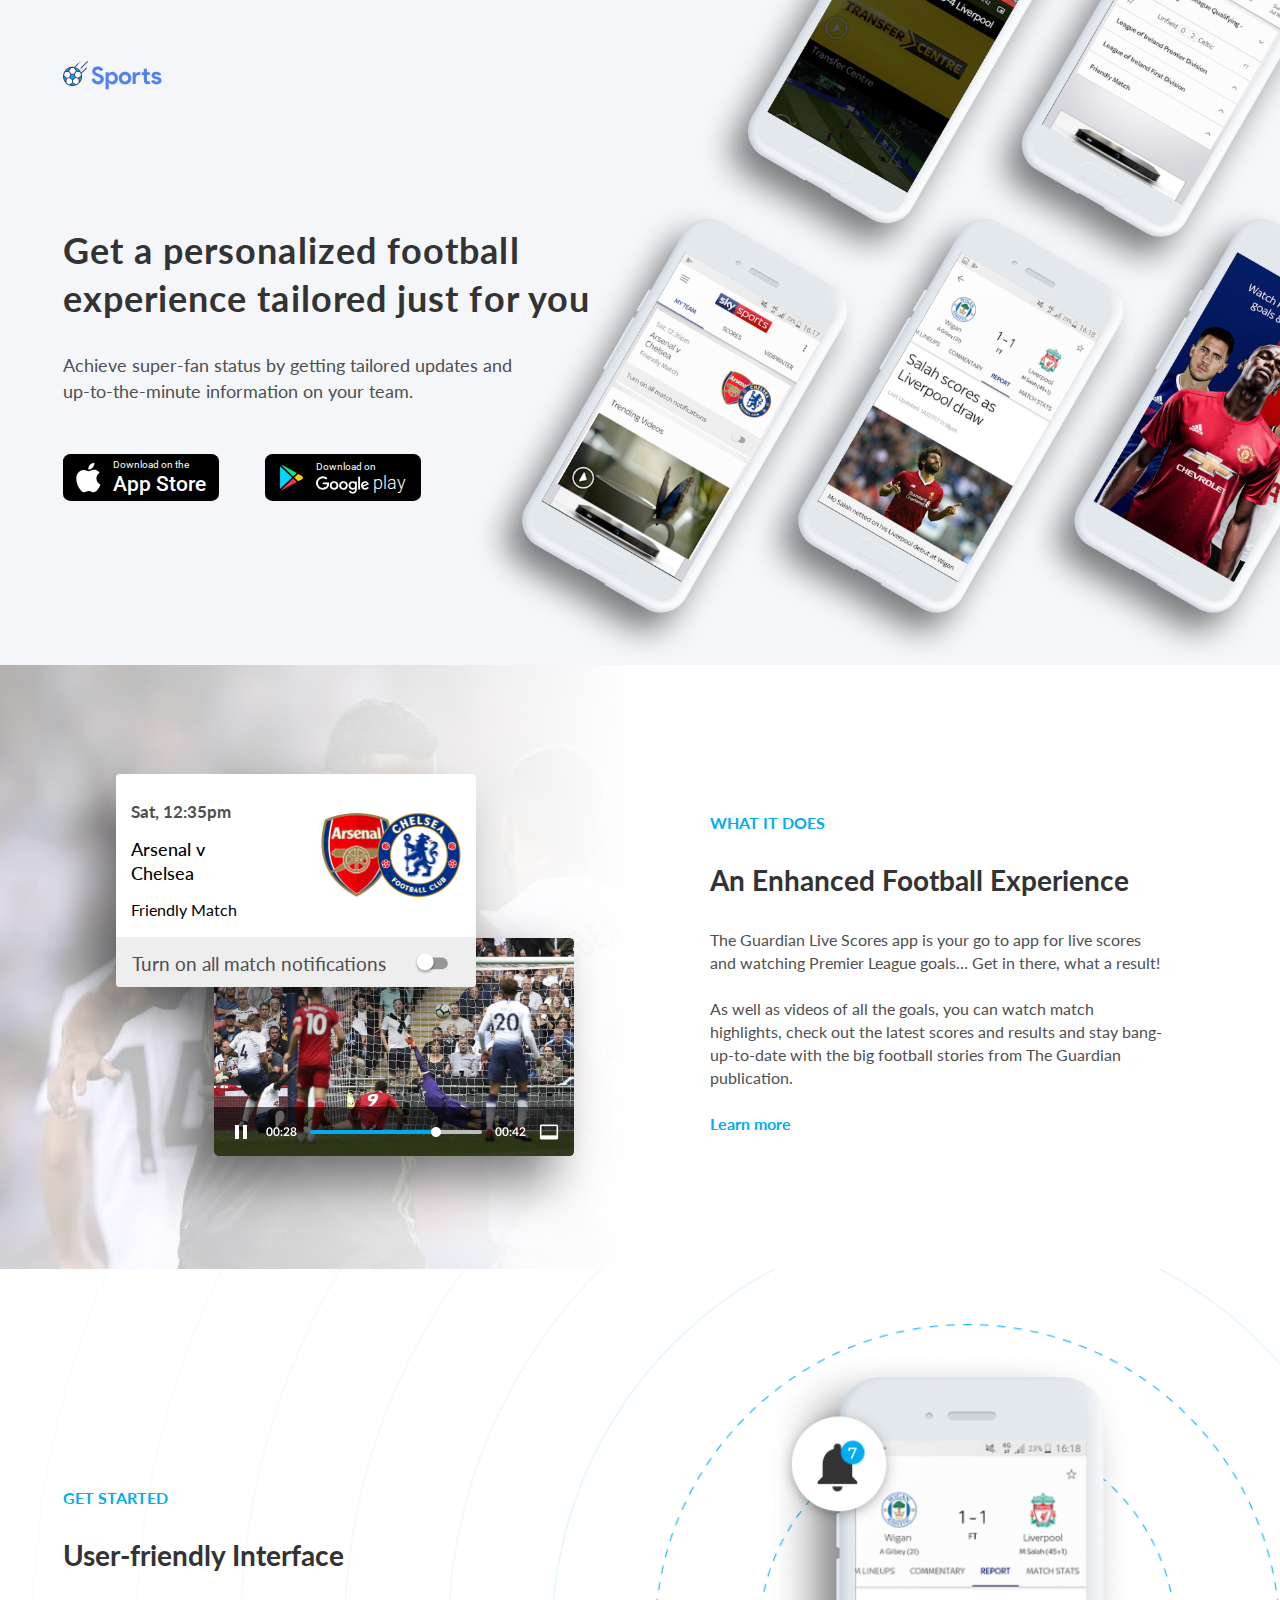
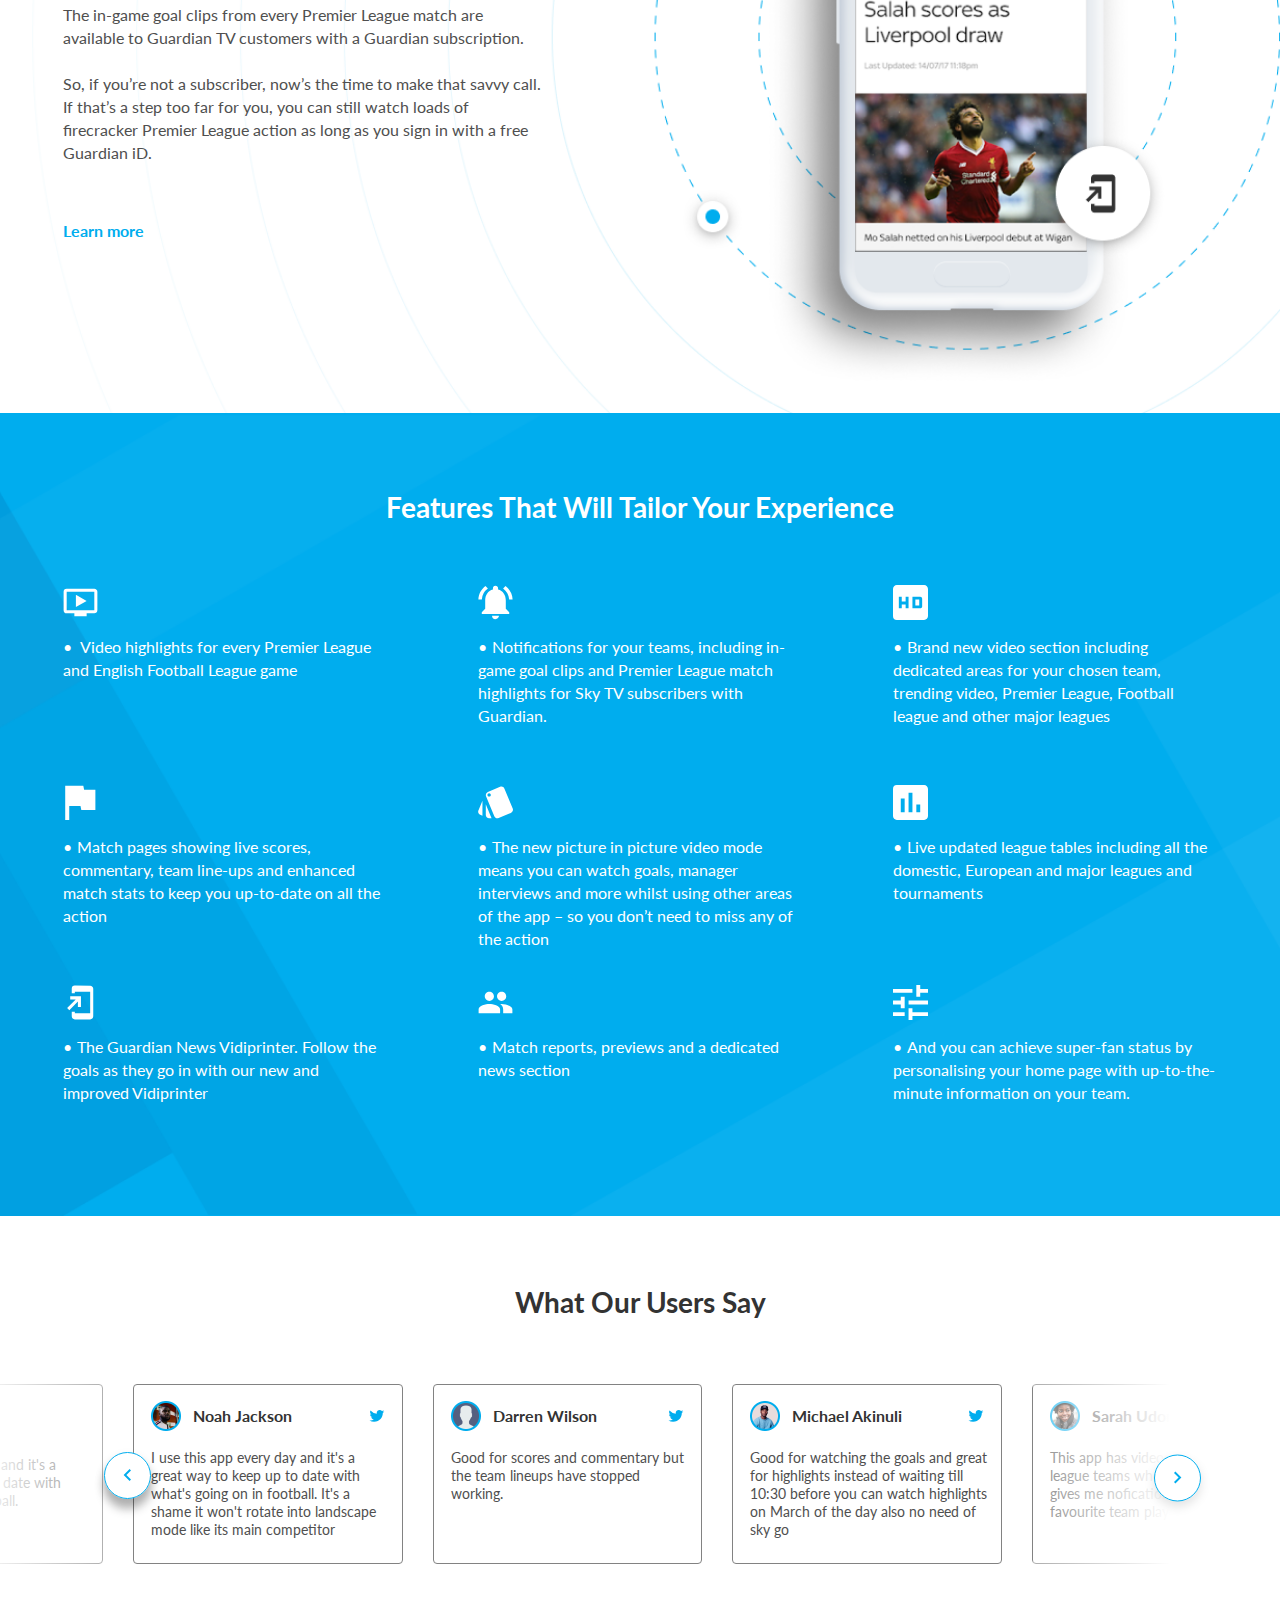
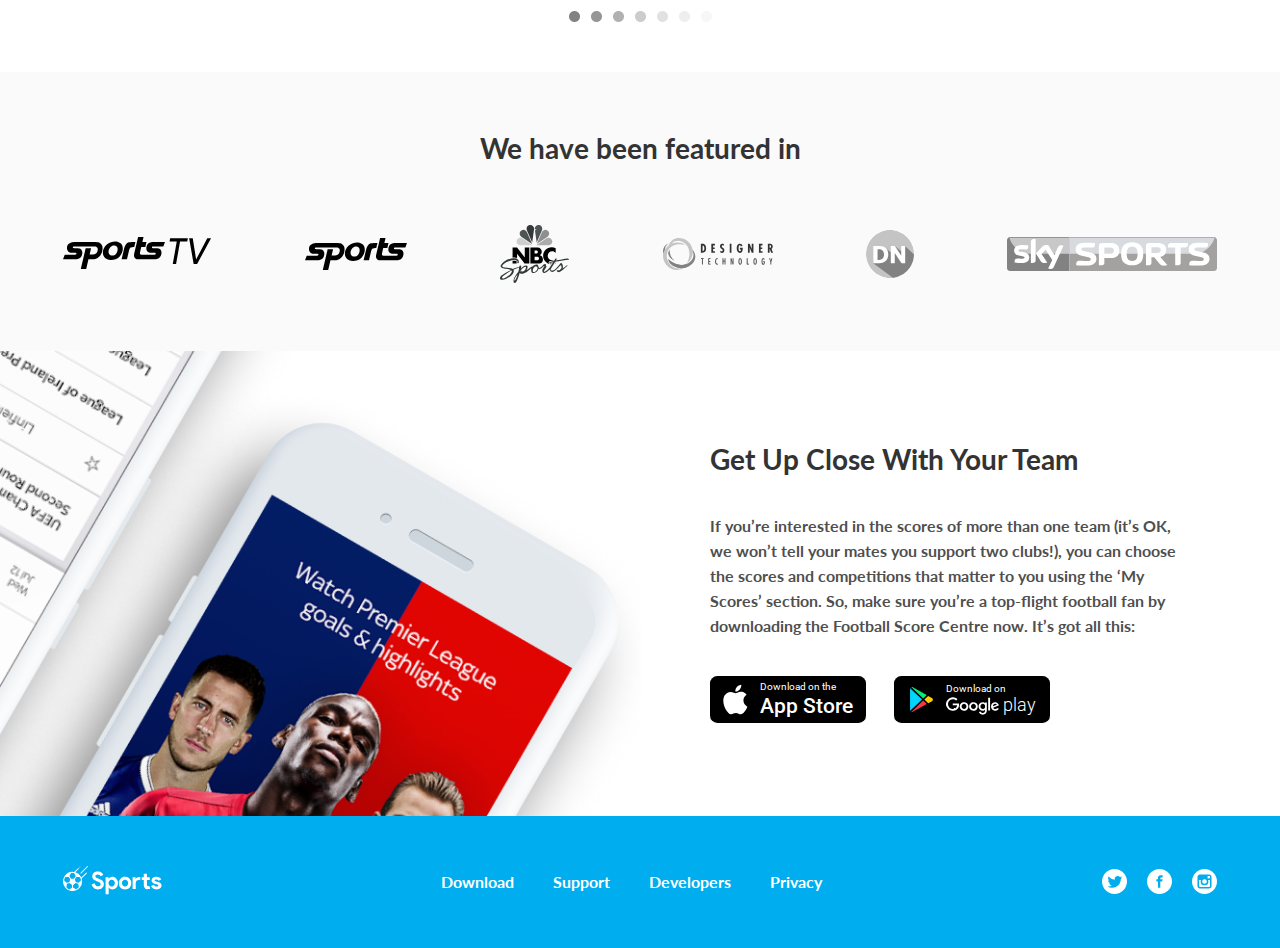
<file: 08_homework_dubrovna/index.html>
<!DOCTYPE html>
<html lang="en">
<head>
    <meta charset="UTF-8">
    <meta http-equiv="X-UA-Compatible" content="IE=edge">
    <meta name="viewport" content="width=device-width, initial-scale=1.0">
    <link rel="stylesheet" href="style.css">
    <link rel="preconnect" href="https://fonts.gstatic.com">
    <link href="https://fonts.googleapis.com/css2?family=Lato:wght@400;700&family=Roboto:wght@300;400;500&display=swap" rel="stylesheet">
    <title>Document</title>
</head>
<body>

  <header class="header">
    <div class="container">
      <div class="header__inner">
        <div class="header__logo logo">
          <svg class="icon football">
            <use xlink:href="#football"></use>
        </svg>
        <svg class="icon sport">
          <use xlink:href="#LogoSports"></use>
        </svg>
        </div>
        <div class="header__text">
          <h1 class="header__title">Get a personalized football experience tailored just for you</h1>
          <p class="hader__text-inner">Achieve super-fan status by getting tailored updates and up-to-the-minute information on your team.</p>
        </div>
        <div class="header__download-block download-block">
          <button class="header__download download">
            <svg class="icon apple">
              <use xlink:href="#apple"></use>
            </svg>
            <div class="download-text">
              <span class="downlod-text__title">Download on the</span>
              <span class="download-text__inner1">App Store</span>
            </div>
          </button>
          <button class="header__download download">
            <svg class="icon google_play">
              <use xlink:href="#google_play" ></use>
            </svg>
            <div class="download-text">
              <span class="downlod-text__title">Download on</span>
              <span class="download-text__inner2">
                <svg class="icon google">
                  <use xlink:href="#google-2015"></use>
                </svg> play
              </span>
            </div>
          </button>
        </div>
      </div>
    </div>
  </header>

  <main class="main">
    <div class="media-content">
      <div class="media_grid-inner">
         <div class="media__interactive">
            <div class="media__program-block">
              <div class="media__program-information">
                <div class="media__program-text">
                  <span>Sat, 12:35pm</span>
                  <p>Arsenal v <br>Chelsea</p>
                  <span>Friendly Match</span>
                </div>
                <div class="media__program-logo">
                  <div class="program-logo__arsenal">
                    <img src="img/Arsenal.png" alt="Arsenal">
                  </div>
                  <div class="program-logo__chelsea">
                    <img src="img/chelsea-fc.png" alt="Chelsea">
                  </div>
                </div>
              </div>
              <div class="media__program-notifications">
                <p class="media__notification-text">Turn on all match notifications</p>
                <div class="media__notification-on-of">
                  <img src="img/icons/Ellipse.svg" alt="elipse" class="notification__siricule">
                  <img src="img/icons/Rectangle.svg" alt="rectangle" class="notification__bar">
                </div>
              </div>
            </div>
            <div class="media_player">
                <img src="img/footbalers.jpg" alt="footballers">
            </div>
         </div>
         <div class="media__information">
            <p class="media__pre-title pre-title">WHAT IT DOES</p>
            <h2 class="media__title title">An Enhanced Football Experience</h2>
            <p class="media__text text">The Guardian Live Scores app is your go to app for live scores and watching Premier League goals… Get in there, what a result!
              <br> <br>
              As well as videos of all the goals, you can watch match highlights, check out the latest scores and results and stay bang-up-to-date with the big football stories from The Guardian publication.</p>
            <a href="#" class="media__learn-more learn-more">Learn more</a>
         </div>
      </div>
    </div>

    <div class="interface">
      <div class="container">
        <div class="interface__information ">
          <p class="interface__pre-title pre-title">GET STARTED</p>
          <h2 class="interface__title title">User-friendly Interface</h2>
          <p class="interface__text  text ">The in-game goal clips from every Premier League match are available to Guardian TV customers with a Guardian subscription.
            <br> <br>
          So, if you’re not a subscriber, now’s the time to make that savvy call. If that’s a step too far for you, you can still watch loads of firecracker Premier League action as long as you sign in with a free Guardian iD.</p>
          <a href="#" class="interface__learn-more learn-more">Learn more</a>
        </div>
      </div>
      <div class="interface_img">
        <img src="img/phone_for_mobile.png" alt="pghone">
      </div>
    </div>

    <div class="features">
      <h2 class="features__title">Features That Will Tailor Your Experience<h2>
        <div class="container">
          <div class="features__grid">

            <div class="features__item">
              <svg class="features__icon">
                <use xlink:href="#TV"></use>
              </svg>
              <span class="item__text"><span class="text_mark">•</span> Video highlights for every Premier League and English Football League game</p>
            </div>

            <div class="features__item">
              <svg class=" features__icon">
                <use xlink:href="#Ring"></use>
              </svg>
              <span class="item__text"><span class="text_mark">•</span>Notifications for your teams, including in-game goal clips and Premier League match highlights for Sky TV subscribers with Guardian.</p>
          </div>

          <div class="features__item">
          <svg class=" features__icon">
            <use xlink:href="#HD"></use>
          </svg>
            <span class="item__text"><span class="text_mark">•</span>Brand new video section including dedicated areas for your chosen team, trending video, Premier League, Football league and other major leagues</p>
        </div>

        <div class="features__item">
          <svg class=" features__icon">
            <use xlink:href="#Flag"></use>
          </svg>
            <span class="item__text"><span class="text_mark">•</span>Match pages showing live scores, commentary, team line-ups and enhanced match stats to keep you up-to-date on all the action</p>
        </div>

        <div class="features__item">
          <svg class="features__icon">
            <use xlink:href="#layout"></use>
          </svg>
            <span class="item__text"><span class="text_mark">•</span>The new picture in picture video mode means you can watch goals, manager interviews and more whilst using other areas of the app – so you don’t need to miss any of the action</p>
        </div>

        <div class="features__item">
          <svg class=" features__icon">
            <use xlink:href="#bars"></use>
          </svg>
            <span class="item__text"><span class="text_mark">•</span>Live updated league tables including all the domestic, European and major leagues and tournaments</p>
        </div>

        <div class="features__item">
          <svg class=" features__icon">
            <use xlink:href="#phone"></use>
          </svg>
            <span class="item__text"><span class="text_mark">•</span>The Guardian News Vidiprinter. Follow the goals as they go in with our new and improved Vidiprinter</p>
        </div>

        <div class="features__item">
          <svg class=" features__icon">
            <use xlink:href="#peoples"></use>
          </svg>
            <span class="item__text"><span class="text_mark">•</span>Match reports, previews and a dedicated news section</p>
        </div>

        <div class="features__item">
          <svg class=" features__icon">
            <use xlink:href="#setting"></use>
          </svg>
            <span class="item__text"><span class="text_mark">•</span>And you can achieve super-fan status by personalising your home page with up-to-the-minute information on your team.</p>
        </div>
          </div>
        </div>
    </div>

    <div class="user-say">
      <h2 class="user-say__title">What Our Users Say</h2>
        
      <div class="user-say__cards">

        <div class="user-say__card user-say__first-card">
          <p class="card-info__text first-card__text ">
            I use this app every day and it's a great way to keep up to date with what's going on in football.
          </p>
        </div>

        <div class="user-say__card">
          <div class="card-info">
            <img src="img/Noah_Jackson.png" alt="Noah_Jackson" class="card-info__photo">
            <div class="card-info__name">Noah Jackson</div>
            <a href="#" class="twitter"> <svg class="icon twitter_hov twitter">
              <use xlink:href="#twitter"></use>
            </svg></a>
          </div>
          <p class="card-info__text">I use this app every day and it's a great way to keep up to date with what's going on in football. It's a shame it won't rotate into landscape mode like its main competitor
          </p>
        </div>

        <div class="user-say__card Darren_Wilson">
          <div class="card-info">
            <img src="img/Darren_wilson.png" alt="Darren_Wilson" class="card-info__photo Darren_Wilson">
            <div class="card-info__name">Darren Wilson</div>
            <a href="#" class="twitter"> <svg class="icon twitter_hov twitter">
              <use xlink:href="#twitter"></use>
            </svg></a>
          </div>
          <p class="card-info__text">Good for scores and commentary but the team lineups have stopped working. 
          </p>
        </div>

        <div class="user-say__card">
          <div class="card-info">
            <img src="img/Michael Akinuli.png" alt="Michael Akinuli" class="card-info__photo">
            <div class="card-info__name">Michael Akinuli</div>
              <a href="#" class="twitter"> <svg class="icon twitter_hov twitter">
                <use xlink:href="#twitter"></use>
              </svg></a>
          </div>
          <p class="card-info__text">Good for watching the goals and great for highlights instead of waiting till 10:30 before you can watch highlights on March of the day also no need of sky go
          </p>
        </div>

        <div class="user-say__card user-say__last-card">
          <div class="card-info">
            <img src="img/sarach.png" alt="Sarah Udoma" class="card-info__photo">
            <div class="card-info__name">Sarah Udoma</div>
            <a href="#" class="twitter"> <svg class="icon twitter_hov twitter">
              <use xlink:href="#twitter"></use>
            </svg></a>
          </div>
          <p class="card-info__text">This app has videos for other premier league teams who play and it also gives me nofications when my favourite team plays
          </p>
        </div>
        <div class="left-arrow__slider">
          <img src="img/icons/arrow_left.svg" alt="left-arrow">
        </div>
        <div class="right-arrow__slider">
          <img src="img/icons/arrow_right.svg" alt="right-arrow">
        </div>
      </div>

      <div class="slider__dots">
        <img src="img/slider.png" alt="slider">
      </div>
    </div>
  
    <div class="partners">
      <h2 class="parents__title">We have been featured in</h2>
      <div class="container">
        <div class="partners__logo">
            <img src="img/icons/sport_TV.svg" alt="sport_TV">
            <img src="img/icons/sports.svg" alt="sports">
            <img src="img/icons/NBC.svg" alt="nbs">
            <img src="img/icons/designer-technology.svg" alt="designer-technology">
            <img src="img/icons/designer-news.svg" alt="designer-news">
            <img src="img/icons/sky-sports-1.svg" alt="sky-sports">
        </div>
      </div>
    </div>
    
    <div class="scores">
        <div class="score_background"></div>
        <div class="score__info">
          <h2 class="score__title">Get Up Close With Your Team</h2>
          <p class="score__text">If you’re interested in the scores of more than one team (it’s OK, we won’t tell your mates you support two clubs!), you can choose the scores and competitions that matter to you using the ‘My Scores’ section. So, make sure you’re a top-flight football fan by downloading the Football Score Centre now. It’s got all this:</p>
          <div class="score__download-block download-block">
            <button class="header__download download">
              <svg class="icon apple">
                <use xlink:href="#apple"></use>
              </svg>
              <div class="download-text">
                <span class="downlod-text__title">Download on the</span>
                <span class="download-text__inner1">App Store</span>
              </div>
            </button>
            <button class="header__download download">
              <svg class="icon google_play">
                <use xlink:href="#google_play" ></use>
              </svg>
              <div class="download-text">
                <span class="downlod-text__title">Download on</span>
                <span class="download-text__inner2">
                                 <svg class="icon google">
                  <use xlink:href="#google-2015"></use>
                </svg> play
                </span>
              </div>
            </button>
          </div>
        </div>
        <div class="media-content__img">
          <img src="img/background_footer.png" alt="footballers">
        </div>
    </div>
  </main>
  
  <footer class="footer">
    <div class="container">
      <div class="footer__inner">

        <div class="footer__logo logo">
          <svg class="icon football footbal_blue">
            <use xlink:href="#footbal_blue"></use>
        </svg>
        <svg class="icon sport LogoSports_white">
          <use xlink:href="#LogoSports_white"></use>
        </svg>
        </div>

        <nav class="footer__nav">
          <a href="#" class="nav__items">Download</a>
          <a href="#" class="nav__items">Support</a>
          <a href="#" class="nav__items">Developers</a>
          <a href="#" class="nav__items">Privacy</a>
        </nav>
      
        <div class="footer__social-bar">
          <a href="#"> <svg class="icon twitter_hov twitter">
            <use xlink:href="#twitter"></use>
          </svg></a>
          <a href="#">    <svg class="icon facebook_hov facebook">
            <use xlink:href="#facebook"></use>
          </svg></a>
          <a href="#">        <svg class="icon instagram_hov instagram">
            <use xlink:href="#instagram"></use>
          </svg></a>
        </div>
      </div>
    </div>
  </footer>


<div class="block_with_icons">
  

  <svg width="0" height="0" class="hidden">
    <symbol fill="none" xmlns="http://www.w3.org/2000/svg" viewBox="0 0 25 25" id="football">
      <g clip-path="url(#clip0)">
        <path fill-rule="evenodd" clip-rule="evenodd" d="M.489 15.452a9.06 9.06 0 1118.12 0 9.06 9.06 0 01-18.12 0z" fill="#00ADEE"></path>
        <path fill-rule="evenodd" clip-rule="evenodd" d="M12.948 23.852l-3.391-2.076v-3.143l2.832-2.057 3.304.742.659 4.115-3.404 2.419z" fill="#fff"></path>
        <path fill-rule="evenodd" clip-rule="evenodd" d="M18.55 14.436l-2.857 2.882-3.305-.742-1.082-3.33 2.043-3.142 4.018.771 1.183 3.56zm-12.08 9.54l3.07-2.2v-3.142l-2.833-2.058-3.305.742-.499 4.292 3.568 2.366z" fill="#fff"></path>
        <path fill-rule="evenodd" clip-rule="evenodd" d="M.55 14.39l2.853 2.928 3.304-.742 1.082-3.33-2.042-3.142-4.008.753L.551 14.39z" fill="#fff"></path>
        <path fill-rule="evenodd" clip-rule="evenodd" d="M7.789 6.564l-2.042 3.54 2.042 3.143h3.518l2.043-3.143-2.043-3.54H7.79z" fill="#fff"></path>
        <path d="M1.29 10.663A9.481 9.481 0 00.068 14.33l-.002.013a9.511 9.511 0 002.441 7.551.49.49 0 00.088.094 9.576 9.576 0 003.756 2.461c1 .357 2.077.552 3.198.552a9.498 9.498 0 003.628-.717 9.59 9.59 0 003.497-2.482.504.504 0 00.082-.093 9.508 9.508 0 002.282-7.316l-.002-.013a9.47 9.47 0 00-.392-1.835l5.129-5.129a.488.488 0 00-.69-.69l-4.822 4.82a9.49 9.49 0 00-.446-.868.477.477 0 00-.056-.095 9.592 9.592 0 00-5.463-4.275l3.44-3.44a.489.489 0 00-.69-.69l-3.867 3.867a9.552 9.552 0 00-9.826 4.517.487.487 0 00-.061.102zm4.225-.019l1.738 2.674-.924 2.842-2.196.493-.57.129-2.497-2.564a8.505 8.505 0 01.99-2.924l3.46-.65zm6.329 2.674l1.736-2.672 3.471.665a8.51 8.51 0 01.986 2.95l-2.5 2.521-2.77-.622-.615-1.894-.308-.948zm4.812 6.92l-.44-2.752 1.902-1.92a8.521 8.521 0 01-1.462 4.672zm-5.703-6.503l.862 2.655-2.258 1.64L7.3 16.39l.863-2.655h2.79zM.978 15.528l1.913 1.964-.338 2.908a8.525 8.525 0 01-1.575-4.872zm2.437 5.906l.433-3.716 1.05-.235L6.6 17.1l2.452 1.781v2.644l-2.65 1.899a8.603 8.603 0 01-2.986-1.991zm4.15 2.357l2.004-1.435 2.233 1.366a8.548 8.548 0 01-4.236.07zm5.422-.489l-2.941-1.8v-2.62l1.73-1.256.722-.525 2.766.62.568 3.554a8.612 8.612 0 01-2.845 2.027zm3.309-13.13l-2.635-.506-1.341-2.325a8.606 8.606 0 013.976 2.831zm-5.298-3.168l1.78 3.085-1.736 2.67H8.055l-1.735-2.67L8.1 7.004a8.59 8.59 0 012.899 0zm-4.221.337L5.436 9.665l-2.625.494A8.605 8.605 0 016.777 7.34z" fill="#334382"></path>
        <path d="M18.275 7.416L24.857.834a.488.488 0 10-.69-.69l-6.582 6.581a.489.489 0 00.69.69zm-1.387-5.903a.492.492 0 00.488-.488.491.491 0 00-.488-.489.49.49 0 000 .977z" fill="#334382"></path>
      </g>
      <defs>
        <clipPath id="clip0">
          <path fill="#fff" transform="rotate(-180 12.5 12.5)" d="M0 0h25v25H0z"></path>
        </clipPath>
      </defs>
    </symbol>
  </svg>

  <svg width="0" height="0" class="hidden">
    <symbol fill="none" xmlns="http://www.w3.org/2000/svg" viewBox="0 0 71 24" id="LogoSports">
      <path d="M6.984 18.384c-.736 0-1.44-.104-2.112-.312a6.101 6.101 0 01-1.848-.936 6.578 6.578 0 01-1.464-1.512 7.558 7.558 0 01-.984-2.112l3.048-1.2c.224.864.616 1.584 1.176 2.16.56.56 1.296.84 2.208.84.336 0 .656-.04.96-.12.32-.096.6-.224.84-.384a1.93 1.93 0 00.6-.648 1.78 1.78 0 00.216-.888c0-.32-.056-.608-.168-.864-.112-.256-.304-.496-.576-.72-.256-.224-.6-.44-1.032-.648a14.53 14.53 0 00-1.56-.648l-1.056-.384a8.503 8.503 0 01-1.416-.648 6.294 6.294 0 01-1.272-.984 5.125 5.125 0 01-.96-1.344c-.24-.528-.36-1.12-.36-1.776 0-.672.128-1.296.384-1.872a4.663 4.663 0 011.128-1.536A5.18 5.18 0 014.488.816C5.176.56 5.936.432 6.768.432c.864 0 1.608.12 2.232.36.64.224 1.176.52 1.608.888.448.352.808.744 1.08 1.176.272.432.472.84.6 1.224l-2.856 1.2c-.16-.48-.456-.912-.888-1.296-.416-.384-.992-.576-1.728-.576-.704 0-1.288.168-1.752.504-.464.32-.696.744-.696 1.272 0 .512.224.952.672 1.32.448.352 1.16.696 2.136 1.032l1.08.36c.688.24 1.312.52 1.872.84a5.42 5.42 0 011.464 1.104c.416.432.728.928.936 1.488.224.544.336 1.176.336 1.896 0 .896-.184 1.672-.552 2.328a4.862 4.862 0 01-1.368 1.584 6.001 6.001 0 01-1.896.936 7.265 7.265 0 01-2.064.312zM14.573 6.24h2.952v1.416h.192c.288-.496.736-.92 1.344-1.272.608-.352 1.36-.528 2.256-.528.752 0 1.464.16 2.136.48a5.338 5.338 0 011.8 1.296A5.91 5.91 0 0126.5 9.6c.304.768.456 1.608.456 2.52 0 .912-.152 1.752-.456 2.52a6.189 6.189 0 01-1.248 1.992 5.815 5.815 0 01-1.8 1.296 5.123 5.123 0 01-2.136.456c-.896 0-1.648-.176-2.256-.528-.608-.352-1.056-.776-1.344-1.272h-.192l.192 1.68v4.92h-3.144V6.24zm6.096 9.24c.416 0 .808-.08 1.176-.24.384-.16.72-.384 1.008-.672.288-.288.52-.64.696-1.056.176-.416.264-.88.264-1.392 0-.512-.088-.976-.264-1.392a3.28 3.28 0 00-.696-1.056A3.092 3.092 0 0021.845 9c-.368-.16-.76-.24-1.176-.24-.416 0-.816.08-1.2.24-.368.144-.696.36-.984.648a3.28 3.28 0 00-.696 1.056 3.604 3.604 0 00-.264 1.416c0 .528.088 1 .264 1.416a3.166 3.166 0 001.68 1.728 3.39 3.39 0 001.2.216zm13.385-9.624c.912 0 1.744.16 2.496.48a5.554 5.554 0 011.968 1.296c.56.544.992 1.2 1.296 1.968.32.768.48 1.608.48 2.52 0 .912-.16 1.752-.48 2.52a5.8 5.8 0 01-1.296 1.992c-.544.544-1.2.976-1.968 1.296-.752.304-1.584.456-2.496.456-.912 0-1.752-.152-2.52-.456a6.378 6.378 0 01-1.968-1.296 6.305 6.305 0 01-1.296-1.992c-.304-.768-.456-1.608-.456-2.52 0-.912.152-1.752.456-2.52a6.021 6.021 0 011.296-1.968 5.854 5.854 0 011.968-1.296c.768-.32 1.608-.48 2.52-.48zm0 9.624c.4 0 .784-.072 1.152-.216.384-.16.72-.384 1.008-.672.288-.288.512-.64.672-1.056.176-.416.264-.888.264-1.416 0-.528-.088-1-.264-1.416a2.987 2.987 0 00-.672-1.056A2.799 2.799 0 0035.206 9a2.86 2.86 0 00-1.152-.24c-.416 0-.808.08-1.176.24-.368.144-.696.36-.984.648a3.28 3.28 0 00-.696 1.056c-.16.416-.24.888-.24 1.416 0 .528.08 1 .24 1.416a3.166 3.166 0 001.68 1.728c.368.144.76.216 1.176.216zM44.55 7.872h.192a3.587 3.587 0 011.392-1.416 3.988 3.988 0 012.064-.552c.272 0 .488.008.648.024.16.016.312.048.456.096v3.12a2.936 2.936 0 00-.6-.192 3.478 3.478 0 00-.768-.072c-.992 0-1.776.304-2.352.912-.56.592-.84 1.408-.84 2.448V18H41.6V6.24h2.952v1.632zm8.232 1.056H50.72V6.24h2.064v-3.6h3.144v3.6h2.88v2.688h-2.88v4.56c0 .272.024.528.072.768.064.224.176.416.336.576.224.256.544.384.96.384.272 0 .488-.024.648-.072.16-.064.312-.144.456-.24l.888 2.76a4.789 4.789 0 01-1.2.384c-.416.096-.88.144-1.392.144a4.644 4.644 0 01-1.608-.264 3.57 3.57 0 01-1.176-.768c-.752-.72-1.128-1.744-1.128-3.072v-5.16zm12.75 9.456c-.768 0-1.456-.096-2.064-.288a6.129 6.129 0 01-1.56-.744c-.432-.32-.8-.68-1.104-1.08a5.428 5.428 0 01-.696-1.248l2.808-1.2c.272.608.632 1.064 1.08 1.368.464.288.976.432 1.536.432.576 0 1.032-.104 1.368-.312.336-.208.504-.456.504-.744 0-.32-.144-.576-.432-.768-.272-.208-.752-.392-1.44-.552l-1.656-.36a6.078 6.078 0 01-1.152-.384 4.549 4.549 0 01-1.056-.672c-.32-.272-.584-.6-.792-.984-.208-.384-.312-.832-.312-1.344 0-.576.12-1.088.36-1.536.256-.448.6-.824 1.032-1.128.432-.32.936-.56 1.512-.72a6.622 6.622 0 011.896-.264c1.12 0 2.12.224 3 .672.88.432 1.528 1.128 1.944 2.088L67.597 9.72a2.08 2.08 0 00-.984-1.008 2.965 2.965 0 00-1.296-.312c-.448 0-.84.096-1.176.288-.336.176-.504.408-.504.696 0 .272.136.488.408.648.288.16.672.304 1.152.432l1.8.432c1.2.288 2.088.752 2.664 1.392a3.13 3.13 0 01.888 2.232c0 .512-.12 1-.36 1.464-.24.464-.584.88-1.032 1.248-.432.352-.96.632-1.584.84-.608.208-1.288.312-2.04.312z" fill="#5282F0"></path>
    </symbol>
  </svg>

  <svg width="0" height="0" class="hidden footbal_blue">
    <symbol fill="none" xmlns="http://www.w3.org/2000/svg" viewBox="0 0 25 25" id="footbal_blue">
      <g clip-path="url(#clip0)">
        <path fill-rule="evenodd" clip-rule="evenodd" d="M.489 15.452a9.06 9.06 0 1118.12 0 9.06 9.06 0 01-18.12 0z" fill="#fff"></path>

        <path fill-rule="evenodd" clip-rule="evenodd" d="M12.948 23.852l-3.391-2.076v-3.143l2.832-2.057 3.304.742.659 4.115-3.404 2.419z"  fill="#00ADEE"></path>
        <path fill-rule="evenodd" clip-rule="evenodd" d="M18.55 14.436l-2.857 2.882-3.305-.742-1.082-3.33 2.043-3.142 4.018.771 1.183 3.56zm-12.08 9.54l3.07-2.2v-3.142l-2.833-2.058-3.305.742-.499 4.292 3.568 2.366z"  fill="#00ADEE"></path>
        <path fill-rule="evenodd" clip-rule="evenodd" d="M.55 14.39l2.853 2.928 3.304-.742 1.082-3.33-2.042-3.142-4.008.753L.551 14.39z"  fill="#00ADEE"></path>
        <path fill-rule="evenodd" clip-rule="evenodd" d="M7.789 6.564l-2.042 3.54 2.042 3.143h3.518l2.043-3.143-2.043-3.54H7.79z"  fill="#00ADEE"></path>
        <path d="M1.29 10.663A9.481 9.481 0 00.068 14.33l-.002.013a9.511 9.511 0 002.441 7.551.49.49 0 00.088.094 9.576 9.576 0 003.756 2.461c1 .357 2.077.552 3.198.552a9.498 9.498 0 003.628-.717 9.59 9.59 0 003.497-2.482.504.504 0 00.082-.093 9.508 9.508 0 002.282-7.316l-.002-.013a9.47 9.47 0 00-.392-1.835l5.129-5.129a.488.488 0 00-.69-.69l-4.822 4.82a9.49 9.49 0 00-.446-.868.477.477 0 00-.056-.095 9.592 9.592 0 00-5.463-4.275l3.44-3.44a.489.489 0 00-.69-.69l-3.867 3.867a9.552 9.552 0 00-9.826 4.517.487.487 0 00-.061.102zm4.225-.019l1.738 2.674-.924 2.842-2.196.493-.57.129-2.497-2.564a8.505 8.505 0 01.99-2.924l3.46-.65zm6.329 2.674l1.736-2.672 3.471.665a8.51 8.51 0 01.986 2.95l-2.5 2.521-2.77-.622-.615-1.894-.308-.948zm4.812 6.92l-.44-2.752 1.902-1.92a8.521 8.521 0 01-1.462 4.672zm-5.703-6.503l.862 2.655-2.258 1.64L7.3 16.39l.863-2.655h2.79zM.978 15.528l1.913 1.964-.338 2.908a8.525 8.525 0 01-1.575-4.872zm2.437 5.906l.433-3.716 1.05-.235L6.6 17.1l2.452 1.781v2.644l-2.65 1.899a8.603 8.603 0 01-2.986-1.991zm4.15 2.357l2.004-1.435 2.233 1.366a8.548 8.548 0 01-4.236.07zm5.422-.489l-2.941-1.8v-2.62l1.73-1.256.722-.525 2.766.62.568 3.554a8.612 8.612 0 01-2.845 2.027zm3.309-13.13l-2.635-.506-1.341-2.325a8.606 8.606 0 013.976 2.831zm-5.298-3.168l1.78 3.085-1.736 2.67H8.055l-1.735-2.67L8.1 7.004a8.59 8.59 0 012.899 0zm-4.221.337L5.436 9.665l-2.625.494A8.605 8.605 0 016.777 7.34z" fill="#fff"></path>
        <path d="M18.275 7.416L24.857.834a.488.488 0 10-.69-.69l-6.582 6.581a.489.489 0 00.69.69zm-1.387-5.903a.492.492 0 00.488-.488.491.491 0 00-.488-.489.49.49 0 000 .977z" fill="#fff"></path>
      </g>
      <defs>
        <clipPath id="clip0">
          <path fill="#fff" transform="rotate(-180 12.5 12.5)" d="M0 0h25v25H0z"></path>
        </clipPath>
      </defs>
    </symbol>
  </svg>

  <svg width="0" height="0" class="hidden LogoSports_white">
    <symbol fill="none" xmlns="http://www.w3.org/2000/svg" viewBox="0 0 71 24" id="LogoSports_white">
      <path d="M6.984 18.384c-.736 0-1.44-.104-2.112-.312a6.101 6.101 0 01-1.848-.936 6.578 6.578 0 01-1.464-1.512 7.558 7.558 0 01-.984-2.112l3.048-1.2c.224.864.616 1.584 1.176 2.16.56.56 1.296.84 2.208.84.336 0 .656-.04.96-.12.32-.096.6-.224.84-.384a1.93 1.93 0 00.6-.648 1.78 1.78 0 00.216-.888c0-.32-.056-.608-.168-.864-.112-.256-.304-.496-.576-.72-.256-.224-.6-.44-1.032-.648a14.53 14.53 0 00-1.56-.648l-1.056-.384a8.503 8.503 0 01-1.416-.648 6.294 6.294 0 01-1.272-.984 5.125 5.125 0 01-.96-1.344c-.24-.528-.36-1.12-.36-1.776 0-.672.128-1.296.384-1.872a4.663 4.663 0 011.128-1.536A5.18 5.18 0 014.488.816C5.176.56 5.936.432 6.768.432c.864 0 1.608.12 2.232.36.64.224 1.176.52 1.608.888.448.352.808.744 1.08 1.176.272.432.472.84.6 1.224l-2.856 1.2c-.16-.48-.456-.912-.888-1.296-.416-.384-.992-.576-1.728-.576-.704 0-1.288.168-1.752.504-.464.32-.696.744-.696 1.272 0 .512.224.952.672 1.32.448.352 1.16.696 2.136 1.032l1.08.36c.688.24 1.312.52 1.872.84a5.42 5.42 0 011.464 1.104c.416.432.728.928.936 1.488.224.544.336 1.176.336 1.896 0 .896-.184 1.672-.552 2.328a4.862 4.862 0 01-1.368 1.584 6.001 6.001 0 01-1.896.936 7.265 7.265 0 01-2.064.312zM14.573 6.24h2.952v1.416h.192c.288-.496.736-.92 1.344-1.272.608-.352 1.36-.528 2.256-.528.752 0 1.464.16 2.136.48a5.338 5.338 0 011.8 1.296A5.91 5.91 0 0126.5 9.6c.304.768.456 1.608.456 2.52 0 .912-.152 1.752-.456 2.52a6.189 6.189 0 01-1.248 1.992 5.815 5.815 0 01-1.8 1.296 5.123 5.123 0 01-2.136.456c-.896 0-1.648-.176-2.256-.528-.608-.352-1.056-.776-1.344-1.272h-.192l.192 1.68v4.92h-3.144V6.24zm6.096 9.24c.416 0 .808-.08 1.176-.24.384-.16.72-.384 1.008-.672.288-.288.52-.64.696-1.056.176-.416.264-.88.264-1.392 0-.512-.088-.976-.264-1.392a3.28 3.28 0 00-.696-1.056A3.092 3.092 0 0021.845 9c-.368-.16-.76-.24-1.176-.24-.416 0-.816.08-1.2.24-.368.144-.696.36-.984.648a3.28 3.28 0 00-.696 1.056 3.604 3.604 0 00-.264 1.416c0 .528.088 1 .264 1.416a3.166 3.166 0 001.68 1.728 3.39 3.39 0 001.2.216zm13.385-9.624c.912 0 1.744.16 2.496.48a5.554 5.554 0 011.968 1.296c.56.544.992 1.2 1.296 1.968.32.768.48 1.608.48 2.52 0 .912-.16 1.752-.48 2.52a5.8 5.8 0 01-1.296 1.992c-.544.544-1.2.976-1.968 1.296-.752.304-1.584.456-2.496.456-.912 0-1.752-.152-2.52-.456a6.378 6.378 0 01-1.968-1.296 6.305 6.305 0 01-1.296-1.992c-.304-.768-.456-1.608-.456-2.52 0-.912.152-1.752.456-2.52a6.021 6.021 0 011.296-1.968 5.854 5.854 0 011.968-1.296c.768-.32 1.608-.48 2.52-.48zm0 9.624c.4 0 .784-.072 1.152-.216.384-.16.72-.384 1.008-.672.288-.288.512-.64.672-1.056.176-.416.264-.888.264-1.416 0-.528-.088-1-.264-1.416a2.987 2.987 0 00-.672-1.056A2.799 2.799 0 0035.206 9a2.86 2.86 0 00-1.152-.24c-.416 0-.808.08-1.176.24-.368.144-.696.36-.984.648a3.28 3.28 0 00-.696 1.056c-.16.416-.24.888-.24 1.416 0 .528.08 1 .24 1.416a3.166 3.166 0 001.68 1.728c.368.144.76.216 1.176.216zM44.55 7.872h.192a3.587 3.587 0 011.392-1.416 3.988 3.988 0 012.064-.552c.272 0 .488.008.648.024.16.016.312.048.456.096v3.12a2.936 2.936 0 00-.6-.192 3.478 3.478 0 00-.768-.072c-.992 0-1.776.304-2.352.912-.56.592-.84 1.408-.84 2.448V18H41.6V6.24h2.952v1.632zm8.232 1.056H50.72V6.24h2.064v-3.6h3.144v3.6h2.88v2.688h-2.88v4.56c0 .272.024.528.072.768.064.224.176.416.336.576.224.256.544.384.96.384.272 0 .488-.024.648-.072.16-.064.312-.144.456-.24l.888 2.76a4.789 4.789 0 01-1.2.384c-.416.096-.88.144-1.392.144a4.644 4.644 0 01-1.608-.264 3.57 3.57 0 01-1.176-.768c-.752-.72-1.128-1.744-1.128-3.072v-5.16zm12.75 9.456c-.768 0-1.456-.096-2.064-.288a6.129 6.129 0 01-1.56-.744c-.432-.32-.8-.68-1.104-1.08a5.428 5.428 0 01-.696-1.248l2.808-1.2c.272.608.632 1.064 1.08 1.368.464.288.976.432 1.536.432.576 0 1.032-.104 1.368-.312.336-.208.504-.456.504-.744 0-.32-.144-.576-.432-.768-.272-.208-.752-.392-1.44-.552l-1.656-.36a6.078 6.078 0 01-1.152-.384 4.549 4.549 0 01-1.056-.672c-.32-.272-.584-.6-.792-.984-.208-.384-.312-.832-.312-1.344 0-.576.12-1.088.36-1.536.256-.448.6-.824 1.032-1.128.432-.32.936-.56 1.512-.72a6.622 6.622 0 011.896-.264c1.12 0 2.12.224 3 .672.88.432 1.528 1.128 1.944 2.088L67.597 9.72a2.08 2.08 0 00-.984-1.008 2.965 2.965 0 00-1.296-.312c-.448 0-.84.096-1.176.288-.336.176-.504.408-.504.696 0 .272.136.488.408.648.288.16.672.304 1.152.432l1.8.432c1.2.288 2.088.752 2.664 1.392a3.13 3.13 0 01.888 2.232c0 .512-.12 1-.36 1.464-.24.464-.584.88-1.032 1.248-.432.352-.96.632-1.584.84-.608.208-1.288.312-2.04.312z" fill="#5282F0"></path>
    </symbol>
  </svg>

  <svg width="0" height="0" class="hidden">
    <symbol fill="none" xmlns="http://www.w3.org/2000/svg" viewBox="0 0 26 31" id="apple">
      <path fill-rule="evenodd" clip-rule="evenodd" d="M19.006.078c-1.55.065-3.427 1.032-4.538 2.331-1 1.154-1.871 2.996-1.636 4.762 1.73.136 3.492-.878 4.57-2.178 1.075-1.302 1.802-3.11 1.604-4.915zm-.439 30.735c2.1-.04 3.43-1.904 4.716-3.78a16.947 16.947 0 002.122-4.342l.012-.036-.008-.003c-.2-.082-4.089-1.66-4.127-6.22-.039-3.897 3.183-5.768 3.326-5.862-1.81-2.643-4.63-3.006-5.634-3.047-1.467-.148-2.89.412-4.053.87-.74.29-1.373.54-1.847.54-.526 0-1.178-.259-1.908-.548-.957-.38-2.05-.813-3.179-.792-2.613.04-5.025 1.519-6.37 3.858-2.72 4.71-.698 11.688 1.95 15.507 1.296 1.868 2.837 3.97 4.865 3.894 1.95-.078 2.69-1.26 5.05-1.26 1.205 0 1.966.329 2.7.646.7.303 1.376.594 2.385.575z" fill="#fff"></path>
    </symbol>
  </svg>

  <svg width="0" height="0" class="hidden">
    <symbol xmlns="http://www.w3.org/2000/svg" viewBox="0 0 289.789 289.789" id="google_play">
      <path d="M13.424 13.689c-.692 2.431-1.165 5.053-1.165 8.048v246.356c0 2.95.473 5.544 1.138 7.948l138.267-130.993L13.424 13.689z" fill="#00D6FF"></path>
      <path d="M205.621 93.921L44.185 4.121C37.749.207 31.413-.785 26.06.58l138.85 131.931 40.711-38.59z" fill=" #00F076"></path>
      <path d="M265.142 127.031l-43.088-23.97-44.135 41.804 44.954 42.733 41.923-23.023c20.465-11.662 13-30.434.346-37.544z" fill=" #FFCE00"></path>
      <path d="M25.65 289.095c5.435 1.52 11.926.61 18.526-3.405l161.928-88.907-41.449-39.383L25.65 289.095z" fill=" #F93647"></path>
    </symbol>
  </svg>

  <svg width="0" height="0" class="hidden">
    <symbol xmlns="http://www.w3.org/2000/svg" viewBox="0 0 596 194.5" id="google-2015">
      <path d="M73.4 0h5.3c18.4.4 36.5 7.8 49.5 20.9-4.8 4.9-9.7 9.6-14.4 14.5-7.3-6.6-16.1-11.7-25.7-13.5-14.2-3-29.5-.3-41.4 7.8C33.7 38.2 24.9 52.6 23 68c-2.1 15.2 2.2 31.2 12.1 43 9.5 11.5 24 18.7 39 19.2 14 .8 28.6-3.5 38.8-13.3 8-6.9 11.7-17.4 12.9-27.6-16.6 0-33.2.1-49.8 0V68.7h69.9c3.6 22.1-1.6 47-18.4 62.8-11.2 11.2-26.7 17.8-42.5 19.1-15.3 1.5-31.1-1.4-44.7-8.8C24 133.1 11 118.4 4.6 101.1c-6-15.9-6.1-33.9-.5-49.9C9.2 36.6 19 23.7 31.6 14.7 43.7 5.8 58.4.9 73.4 0z" fill="#FFF"></path>
      <path d="M474.4 5.2h21.4V148c-7.1 0-14.3.1-21.4-.1.1-47.5 0-95.1 0-142.7z" fill="#FFF"></path>
      <path d="M193.5 54.7c13.2-2.5 27.5.3 38.4 8.2 9.9 7 16.8 18 18.9 30 2.7 13.9-.7 29.1-9.7 40.1-9.7 12.3-25.6 18.9-41.1 17.9-14.2-.8-28-7.9-36.4-19.5-9.5-12.8-11.8-30.4-6.6-45.4 5.2-16.1 19.9-28.4 36.5-31.3m3 19c-5.4 1.4-10.4 4.5-14 8.9-9.7 11.6-9.1 30.5 1.6 41.3 6.1 6.2 15.3 9.1 23.8 7.4 7.9-1.4 14.8-6.7 18.6-13.7 6.6-11.9 4.7-28.3-5.4-37.6-6.5-6-16-8.5-24.6-6.3z" fill="#FFF"></path>
      <path d="M299.5 54.7c15.1-2.9 31.6 1.3 42.9 11.9 18.4 16.5 20.4 47.4 4.7 66.4-9.5 12-24.9 18.6-40.1 17.9-14.5-.4-28.8-7.6-37.4-19.5-9.7-13.1-11.8-31.1-6.3-46.4 5.5-15.6 19.9-27.5 36.2-30.3m3 19c-5.4 1.4-10.4 4.5-14 8.8-9.6 11.4-9.2 30 1.1 40.9 6.1 6.5 15.6 9.7 24.4 7.9 7.8-1.5 14.8-6.7 18.6-13.7 6.5-12 4.6-28.4-5.6-37.7-6.5-6-16-8.4-24.5-6.2z" fill="#FFF"></path>
      <path d="M389.4 60.5c11.5-7.2 26.8-9.2 39.2-3 3.9 1.7 7.1 4.6 10.2 7.5.1-2.7 0-5.5.1-8.3 6.7.1 13.4 0 20.2.1V145c-.1 13.3-3.5 27.4-13.1 37.1-10.5 10.7-26.6 14-41.1 11.8-15.5-2.3-29-13.6-35-27.9 6-2.9 12.3-5.2 18.5-7.9 3.5 8.2 10.6 15.2 19.5 16.8 8.9 1.6 19.2-.6 25-8 6.2-7.6 6.2-18 5.9-27.3-4.6 4.5-9.9 8.5-16.3 10-13.9 3.9-29.2-.9-39.9-10.3-10.8-9.4-17.2-23.9-16.6-38.3.3-16.3 9.5-32 23.4-40.5m20.7 12.8c-6.1 1-11.8 4.4-15.7 9.1-9.4 11.2-9.4 29.1.1 40.1 5.4 6.5 14.1 10.1 22.5 9.2 7.9-.8 15.2-5.8 19.1-12.7 6.6-11.7 5.5-27.6-3.4-37.8-5.5-6.3-14.3-9.4-22.6-7.9zm111.4-7.7c12-11.2 30.5-15 45.9-9.1C582 62 591.3 75.9 596 90.2c-21.7 9-43.3 17.9-65 26.9 3 5.7 7.6 10.9 13.8 13 8.7 3.1 19.1 2 26.4-3.8 2.9-2.2 5.2-5.1 7.4-7.9 5.5 3.7 11 7.3 16.5 11-7.8 11.7-20.9 19.9-35 21.2-15.6 1.9-32.2-4.1-42.3-16.3-16.6-19.2-15-51.4 3.7-68.7m10.7 18.5c-3.4 4.9-4.8 10.9-4.7 16.8 14.5-6 29-12 43.5-18.1-2.4-5.6-8.2-9-14.1-9.9-9.5-1.7-19.4 3.4-24.7 11.2z" fill="#FFF"></path>
    </symbol>
  </svg>

  <svg width="0" height="0" class="hidden feature">
    <symbol  xmlns="http://www.w3.org/2000/svg" viewBox="0 0 38 30" id="TV">
      <path d="M34 0H4A3.322 3.322 0 00.667 3.333v20A3.332 3.332 0 004 26.667h8.334V30h13.333v-3.333H34c1.834 0 3.317-1.5 3.317-3.334l.017-20C37.334 1.483 35.834 0 34 0zm0 23.333H4v-20h30v20zm-8.333-10L14 20V6.667l11.667 6.666z" ></path>
    </symbol>
  </svg>


  <svg width="0" height="0" class="hidden  feature">
    <symbol xmlns="http://www.w3.org/2000/svg" viewBox="0 0 34 33" id="Ring">
      <path d="M9.634 2.8L7.25.417C3.25 3.467.617 8.167.384 13.5h3.333A14.076 14.076 0 019.634 2.8zm20.65 10.7h3.333c-.25-5.333-2.883-10.033-6.866-13.083L24.383 2.8c3.366 2.417 5.65 6.283 5.9 10.7zM27 14.333c0-5.116-2.733-9.4-7.5-10.533V2.667c0-1.384-1.116-2.5-2.5-2.5a2.497 2.497 0 00-2.5 2.5V3.8C9.718 4.933 7 9.2 7 14.333v8.334L3.667 26v1.667h26.667V26L27 22.667v-8.334zM17 32.667c.234 0 .45-.017.667-.067a3.382 3.382 0 002.4-1.967c.167-.4.25-.833.25-1.3H13.65A3.357 3.357 0 0017 32.667z" ></path>
    </symbol>
  </svg>


  <svg width="0" height="0" class="hidden  feature">
    <symbol xmlns="http://www.w3.org/2000/svg" viewBox="0 0 30 30" id="HD">
      <path d="M26.667 0H3.333C1.483 0 0 1.5 0 3.333v23.334A3.332 3.332 0 003.333 30h23.334C28.5 30 30 28.5 30 26.667V3.333C30 1.5 28.5 0 26.667 0zM13.333 20h-2.5v-3.333H7.5V20H5V10h2.5v4.167h3.333V10h2.5v10zm3.334-10h6.666c.917 0 1.667.75 1.667 1.667v6.666C25 19.25 24.25 20 23.333 20h-6.666V10zm2.5 7.5H22.5v-5h-3.333v5z" ></path>
    </symbol>
  </svg>


  <svg width="0" height="0" class="hidden  feature">
    <symbol  xmlns="http://www.w3.org/2000/svg" viewBox="0 0 26 29" id="Flag">
      <path d="M16 4L15.333.667h-15V29h3.333V17.333H13l.666 3.334h11.667V4H16z"></path>
    </symbol>
  </svg>


  <svg width="0" height="0" class="hidden  feature">
    <symbol  xmlns="http://www.w3.org/2000/svg" viewBox="0 0 35 33" id="layout">
      <path d="M2.216 28.75l2.234.933v-15.05L.4 24.4c-.684 1.7.133 3.65 1.816 4.35zm32.5-6.167L26.45 2.633c-.517-1.25-1.734-2.016-3.017-2.05-.433 0-.883.067-1.317.25L9.833 5.917a3.331 3.331 0 00-2.05 3c-.017.45.067.9.25 1.333L16.3 30.2c.516 1.267 1.75 2.033 3.05 2.05.433 0 .866-.083 1.283-.25L32.9 26.917c1.7-.7 2.516-2.65 1.816-4.334zm-23.583-12c-.917 0-1.667-.75-1.667-1.666 0-.917.75-1.667 1.667-1.667S12.8 8 12.8 8.917c0 .916-.75 1.666-1.667 1.666zM7.8 28.917c0 1.833 1.5 3.333 3.333 3.333h2.417L7.8 18.35v10.567z" ></path>
    </symbol>
  </svg>
  <svg class="icon">
    <use xlink:href="#layout"></use>
  </svg>

  <svg width="0" height="0" class="hidden  feature">
    <symbol xmlns="http://www.w3.org/2000/svg" viewBox="0 0 30 30" id="bars">
      <path d="M26.667 0H3.333A3.343 3.343 0 000 3.333v23.334C0 28.5 1.5 30 3.333 30h23.334C28.5 30 30 28.5 30 26.667V3.333C30 1.5 28.5 0 26.667 0zM10 23.333H6.667V11.667H10v11.666zm6.667 0h-3.334V6.667h3.334v16.666zm6.666 0H20v-6.666h3.333v6.666z" ></path>
    </symbol>
  </svg>
  <svg class="icon">
    <use xlink:href="#bars"></use>
  </svg>

  <svg width="0" height="0" class="hidden  feature">
    <symbol xmlns="http://www.w3.org/2000/svg" viewBox="0 0 29 38" id="phone">
      <path d="M25 .683L8.333.667A3.343 3.343 0 005 4v5h3.333V7.333H25v23.334H8.333V29H5v5c0 1.833 1.5 3.333 3.333 3.333H25c1.833 0 3.333-1.5 3.333-3.333V4c0-1.833-1.5-3.317-3.333-3.317zM11.667 24H15V12.333H3.333v3.334h5.984L0 24.983l2.35 2.35 9.317-9.316V24z"></path>
    </symbol>
  </svg>

  <svg width="0" height="0" class="hidden  feature">
    <symbol xmlns="http://www.w3.org/2000/svg" viewBox="0 0 38 24" id="peoples">
      <path d="M25.667 10.333a4.98 4.98 0 004.983-5c0-2.766-2.216-5-4.983-5-2.767 0-5 2.234-5 5 0 2.767 2.233 5 5 5zm-13.333 0a4.98 4.98 0 004.983-5c0-2.766-2.217-5-4.983-5-2.767 0-5 2.234-5 5 0 2.767 2.233 5 5 5zm0 3.334C8.45 13.667.667 15.617.667 19.5v4.167H24V19.5c0-3.883-7.783-5.833-11.666-5.833zm13.333 0c-.483 0-1.033.033-1.617.083 1.934 1.4 3.284 3.283 3.284 5.75v4.167h10V19.5c0-3.883-7.784-5.833-11.667-5.833z" ></path>
    </symbol>
  </svg>


  <svg width="0" height="0" class="hidden  feature">
    <symbol   xmlns="http://www.w3.org/2000/svg" viewBox="0 0 30 30" id="setting">
      <path  d="M0 23.333v3.334h10v-3.334H0zm0-20v3.334h16.667V3.333H0zM16.667 30v-3.333H30v-3.334H16.667V20h-3.334v10h3.334zm-10-20v3.333H0v3.334h6.667V20H10V10H6.667zM30 16.667v-3.334H13.333v3.334H30zM20 10h3.333V6.667H30V3.333h-6.667V0H20v10z" ></path>
    </symbol>
  </svg>



  
<svg width="0" height="0" class="hidden">
  <symbol fill="none" xmlns="http://www.w3.org/2000/svg" viewBox="0 0 25 25" id="facebook">
    <path d="M12.5 0C19.404 0 25 5.597 25 12.5 25 19.404 19.404 25 12.5 25S0 19.404 0 12.5C0 5.597 5.596 0 12.5 0z" fill="#fff"></path>
    <path d="M14.021 8.605h1.611v-2.38H13.74v.01c-2.295.08-2.765 1.37-2.807 2.725h-.004v1.188H9.365v2.33h1.563v6.248h2.354v-6.247h1.93l.372-2.33h-2.3V9.43c0-.457.304-.825.737-.825z" fill="#00ADEE"></path>
  </symbol>
</svg>


<svg width="0" height="0" class="hidden">
  <symbol fill="none" xmlns="http://www.w3.org/2000/svg" viewBox="0 0 25 25" id="twitter">
    <path d="M12.5 0C19.404 0 25 5.597 25 12.5 25 19.404 19.404 25 12.5 25S0 19.404 0 12.5C0 5.597 5.596 0 12.5 0z" fill="#fff"></path>
    <path d="M20.314 8.421a6.224 6.224 0 01-1.75.467 2.98 2.98 0 001.34-1.637c-.589.34-1.24.586-1.935.718a3.086 3.086 0 00-2.223-.933c-1.681 0-3.046 1.323-3.046 2.955 0 .232.027.458.08.675a8.738 8.738 0 01-6.28-3.09 2.872 2.872 0 00-.412 1.487c0 1.024.537 1.93 1.354 2.46a3.097 3.097 0 01-1.38-.37v.037c0 1.433 1.05 2.627 2.444 2.9a3.15 3.15 0 01-1.375.05c.387 1.175 1.512 2.03 2.846 2.053a6.228 6.228 0 01-3.784 1.266c-.246 0-.488-.014-.727-.042a8.816 8.816 0 004.67 1.33c5.603 0 8.667-4.507 8.667-8.413l-.008-.383a6.077 6.077 0 001.518-1.53z" fill="#00ADEE"></path>
  </symbol>
</svg>


<svg width="0" height="0" class="hidden">
  <symbol fill="none" xmlns="http://www.w3.org/2000/svg" viewBox="0 0 25 25" id="instagram">
    <path d="M12.5 0C19.403 0 25 5.597 25 12.5S19.403 25 12.5 25 0 19.403 0 12.5 5.596 0 12.5 0z" fill="#fff" ></path>
    <path d="M16.814 5.467h-8.63a2.72 2.72 0 00-2.717 2.718v8.63a2.72 2.72 0 002.718 2.718h8.63a2.72 2.72 0 002.717-2.718v-8.63a2.722 2.722 0 00-2.718-2.718zm.856 1.573h.308v2.334l-2.352.007-.008-2.334 2.052-.007zm-5.17 3.107c1.95 0 2.353 1.831 2.353 2.354a2.356 2.356 0 01-2.353 2.352 2.356 2.356 0 01-2.354-2.352c0-.523.403-2.354 2.354-2.354zm5.491 6.498c0 .743-.604 1.347-1.348 1.347H8.33a1.349 1.349 0 01-1.348-1.347v-5.71h1.953c-.182.445-.284 1.055-.284 1.566a3.85 3.85 0 003.846 3.846 3.85 3.85 0 003.846-3.846c0-.511-.103-1.12-.283-1.567h1.93v5.71h.001z" fill="#00ADEE"></path>
  </symbol>
</svg>


</div>
  

</body>
</html>
</file>
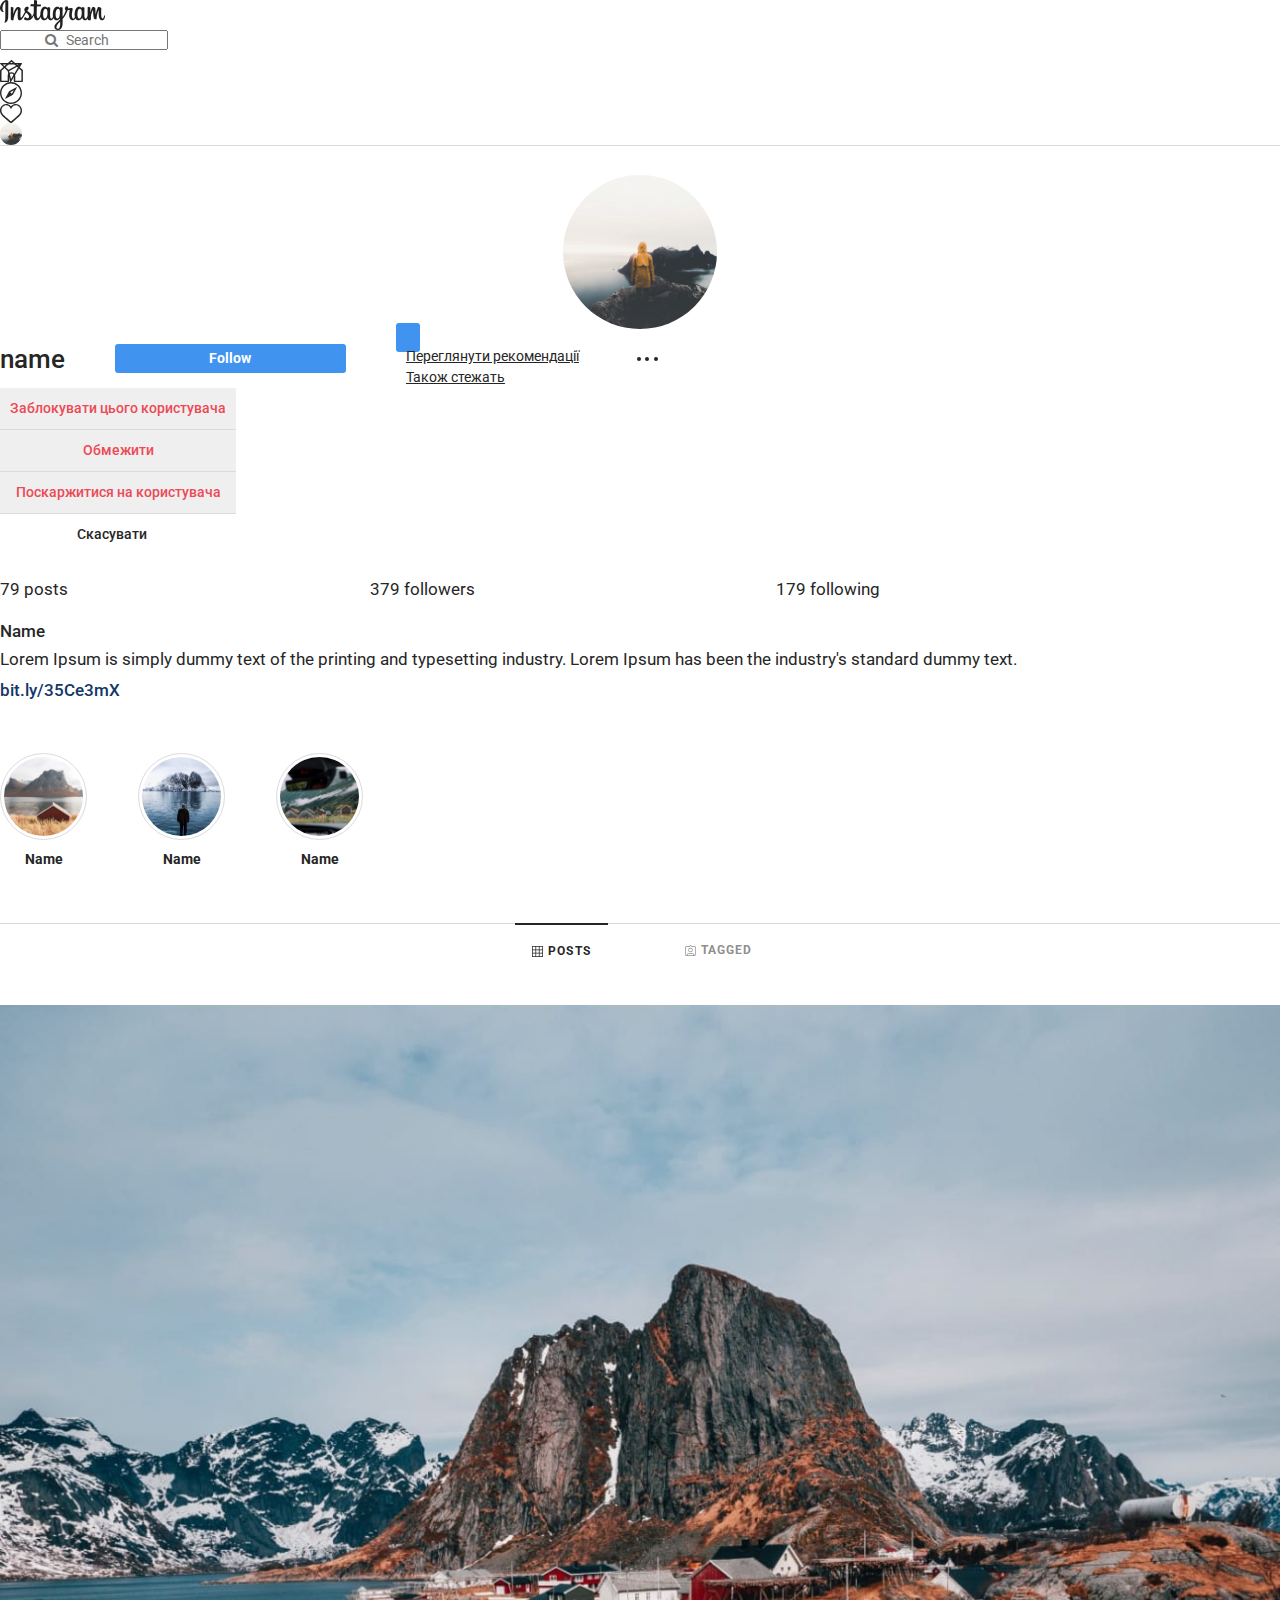
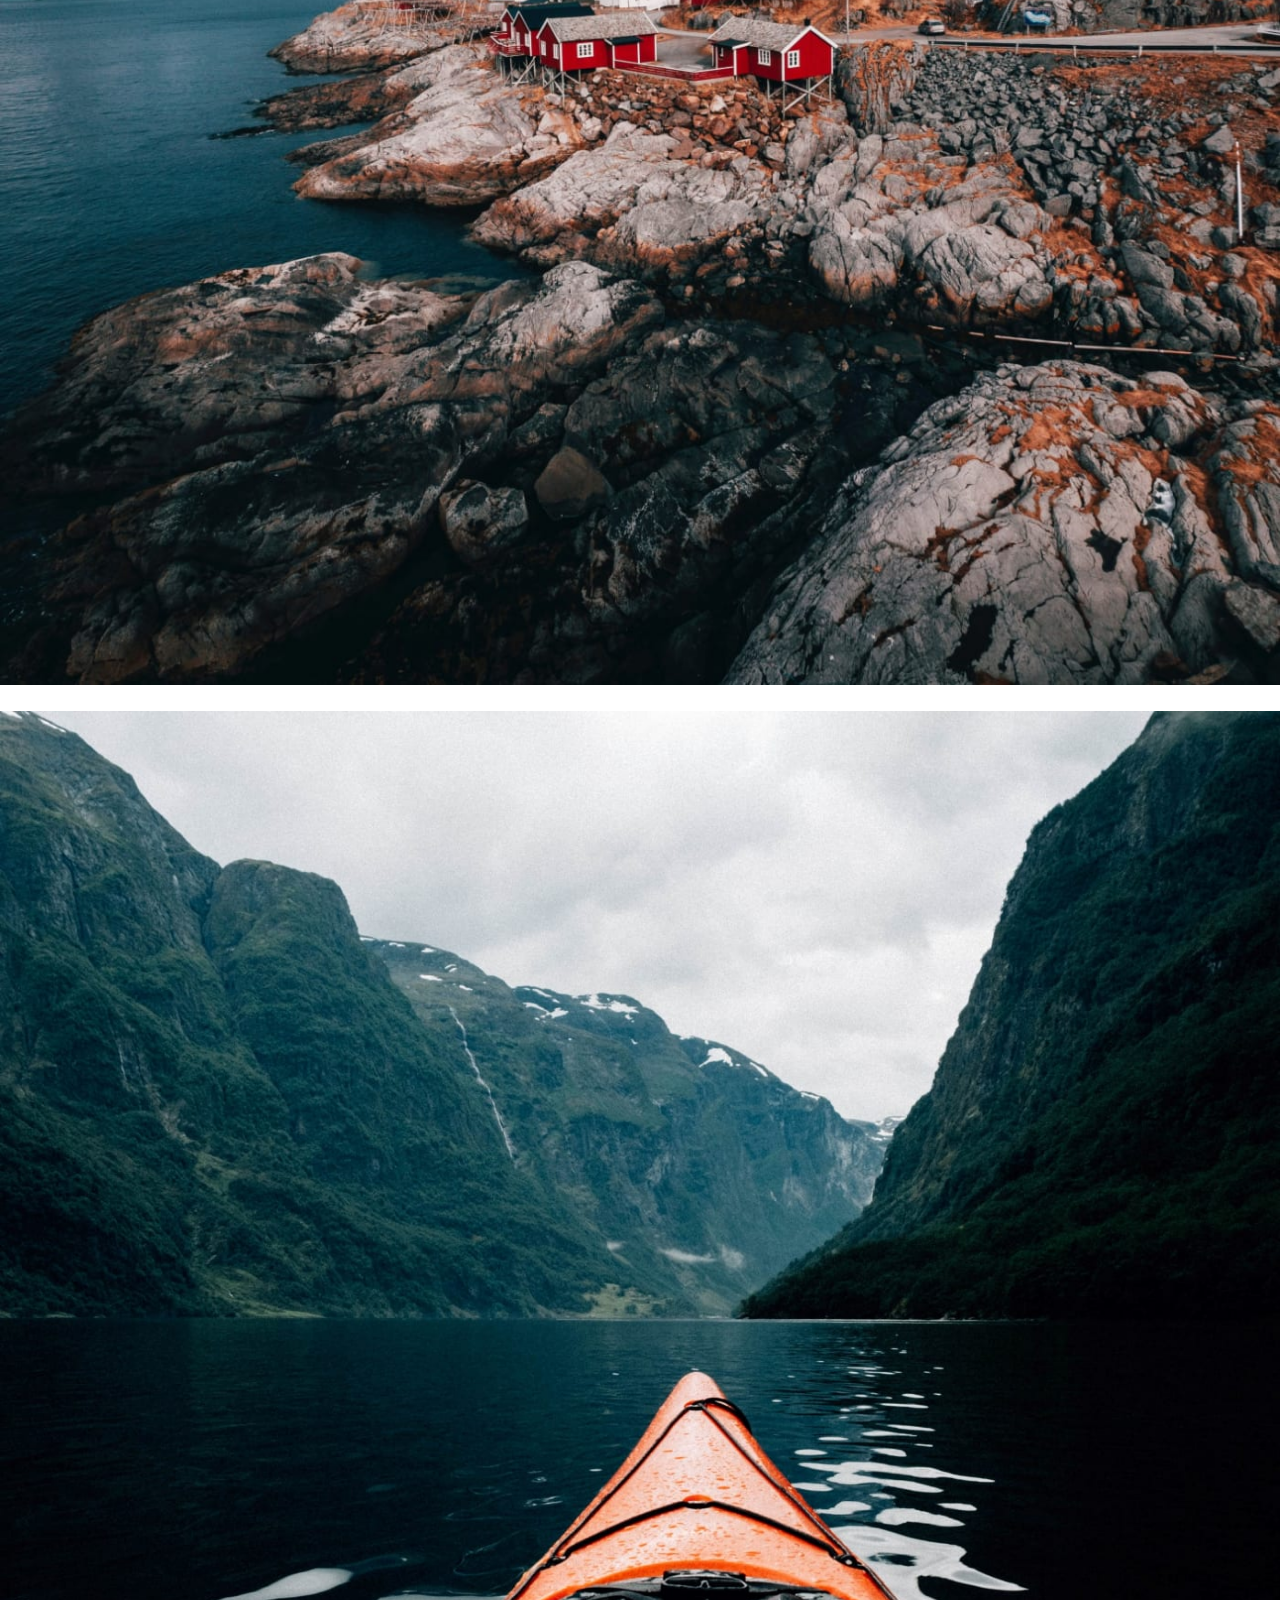
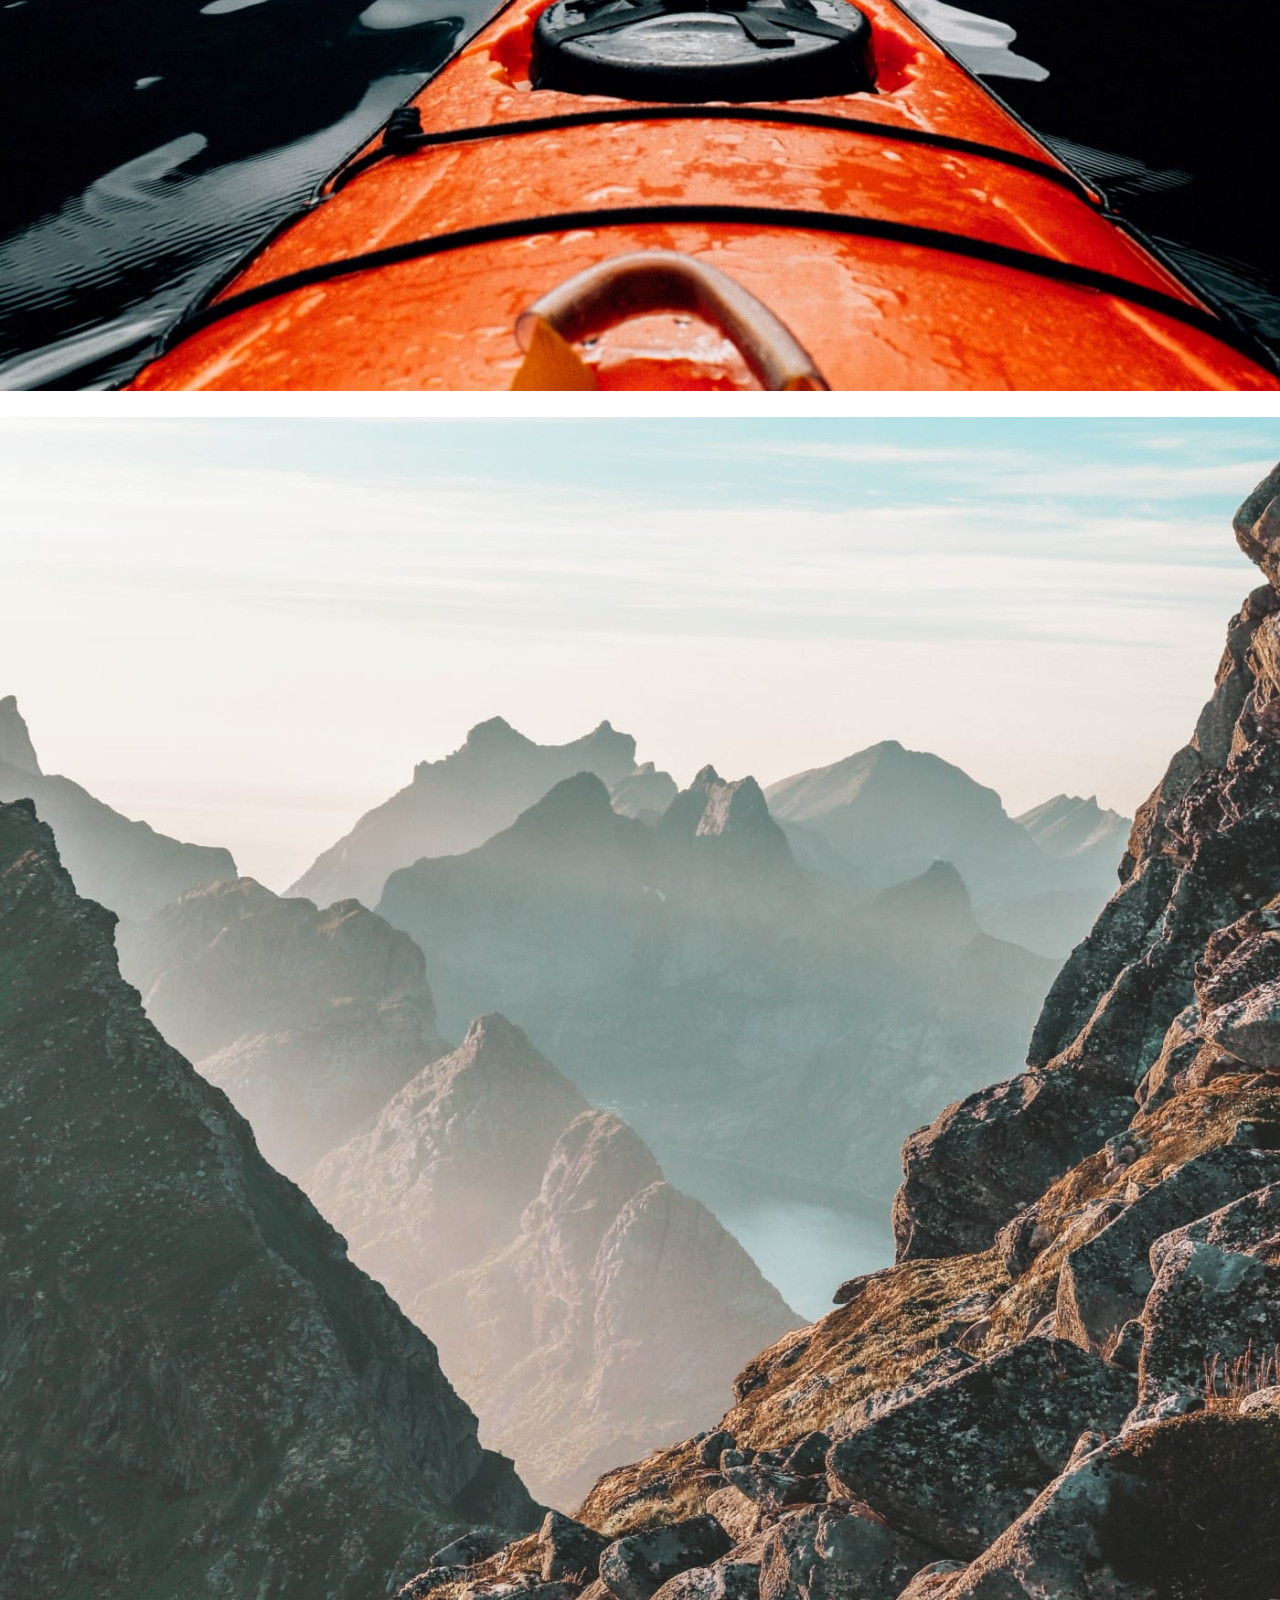
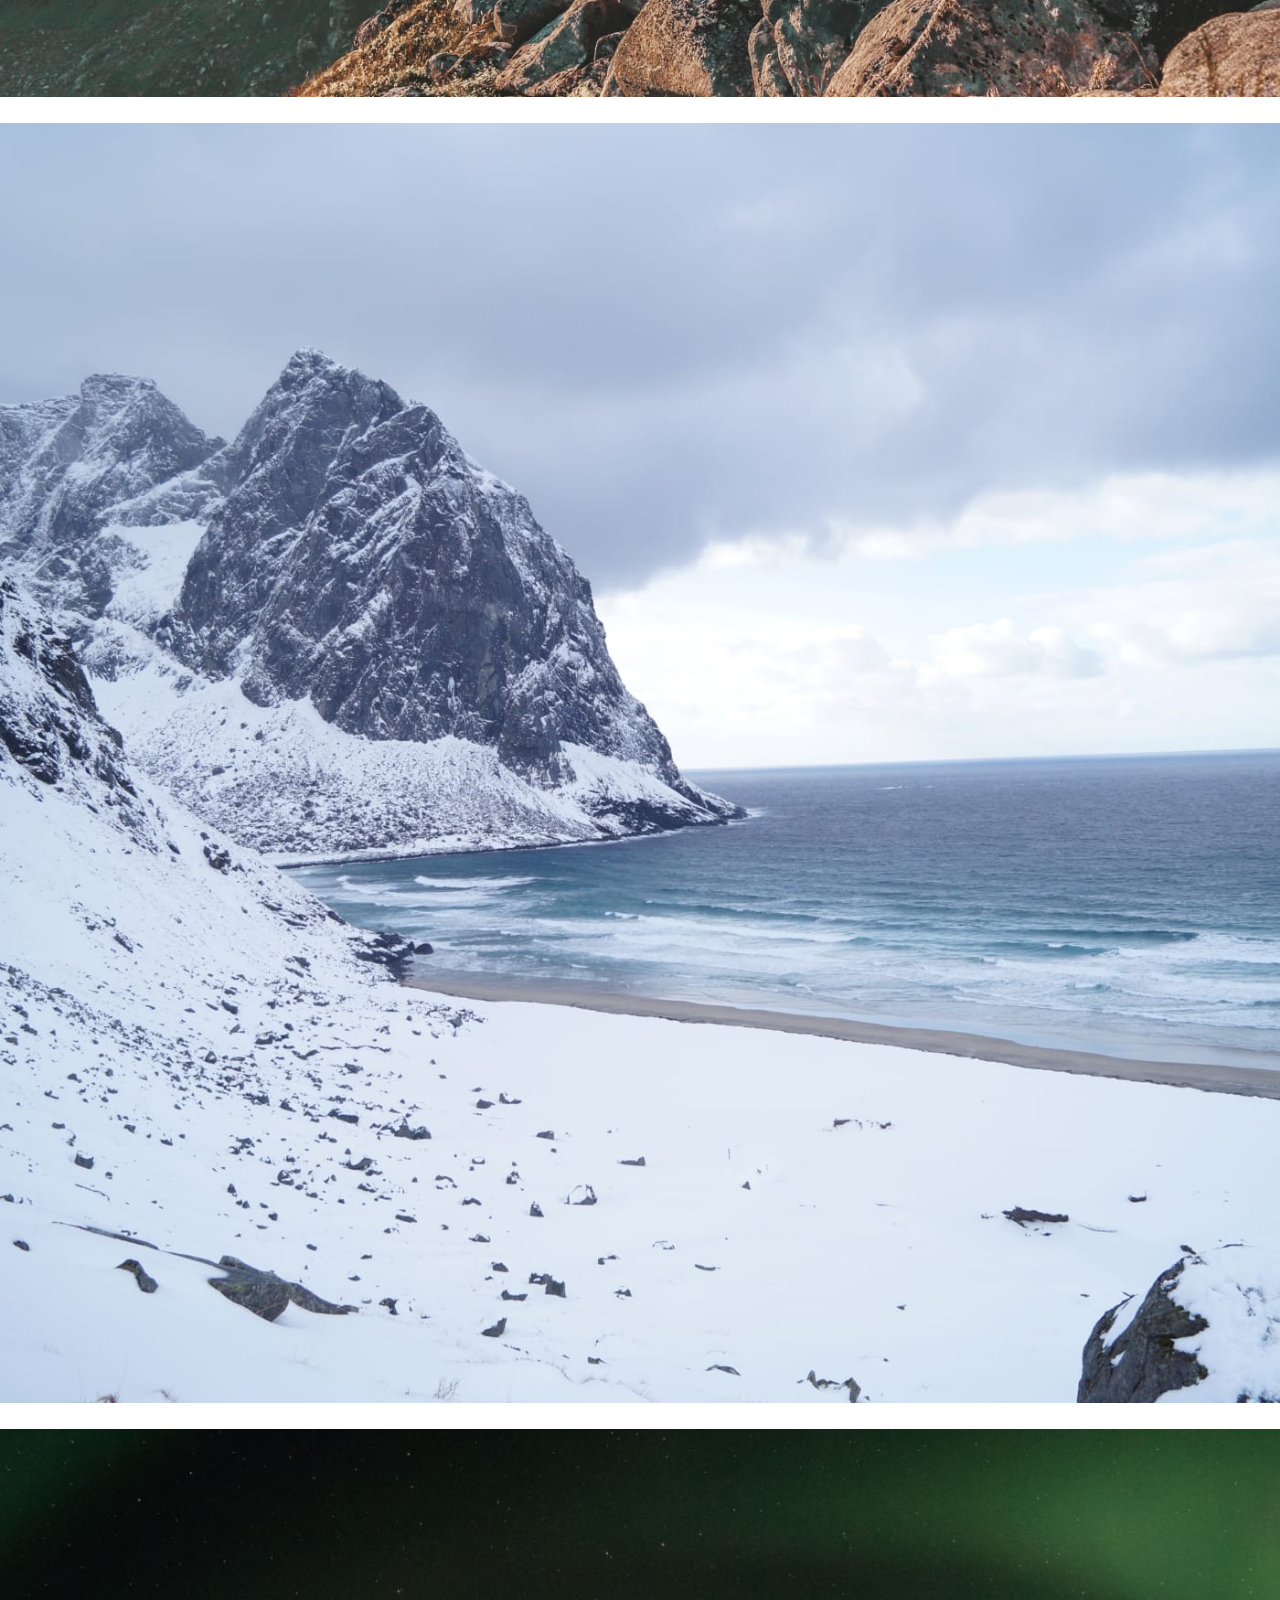
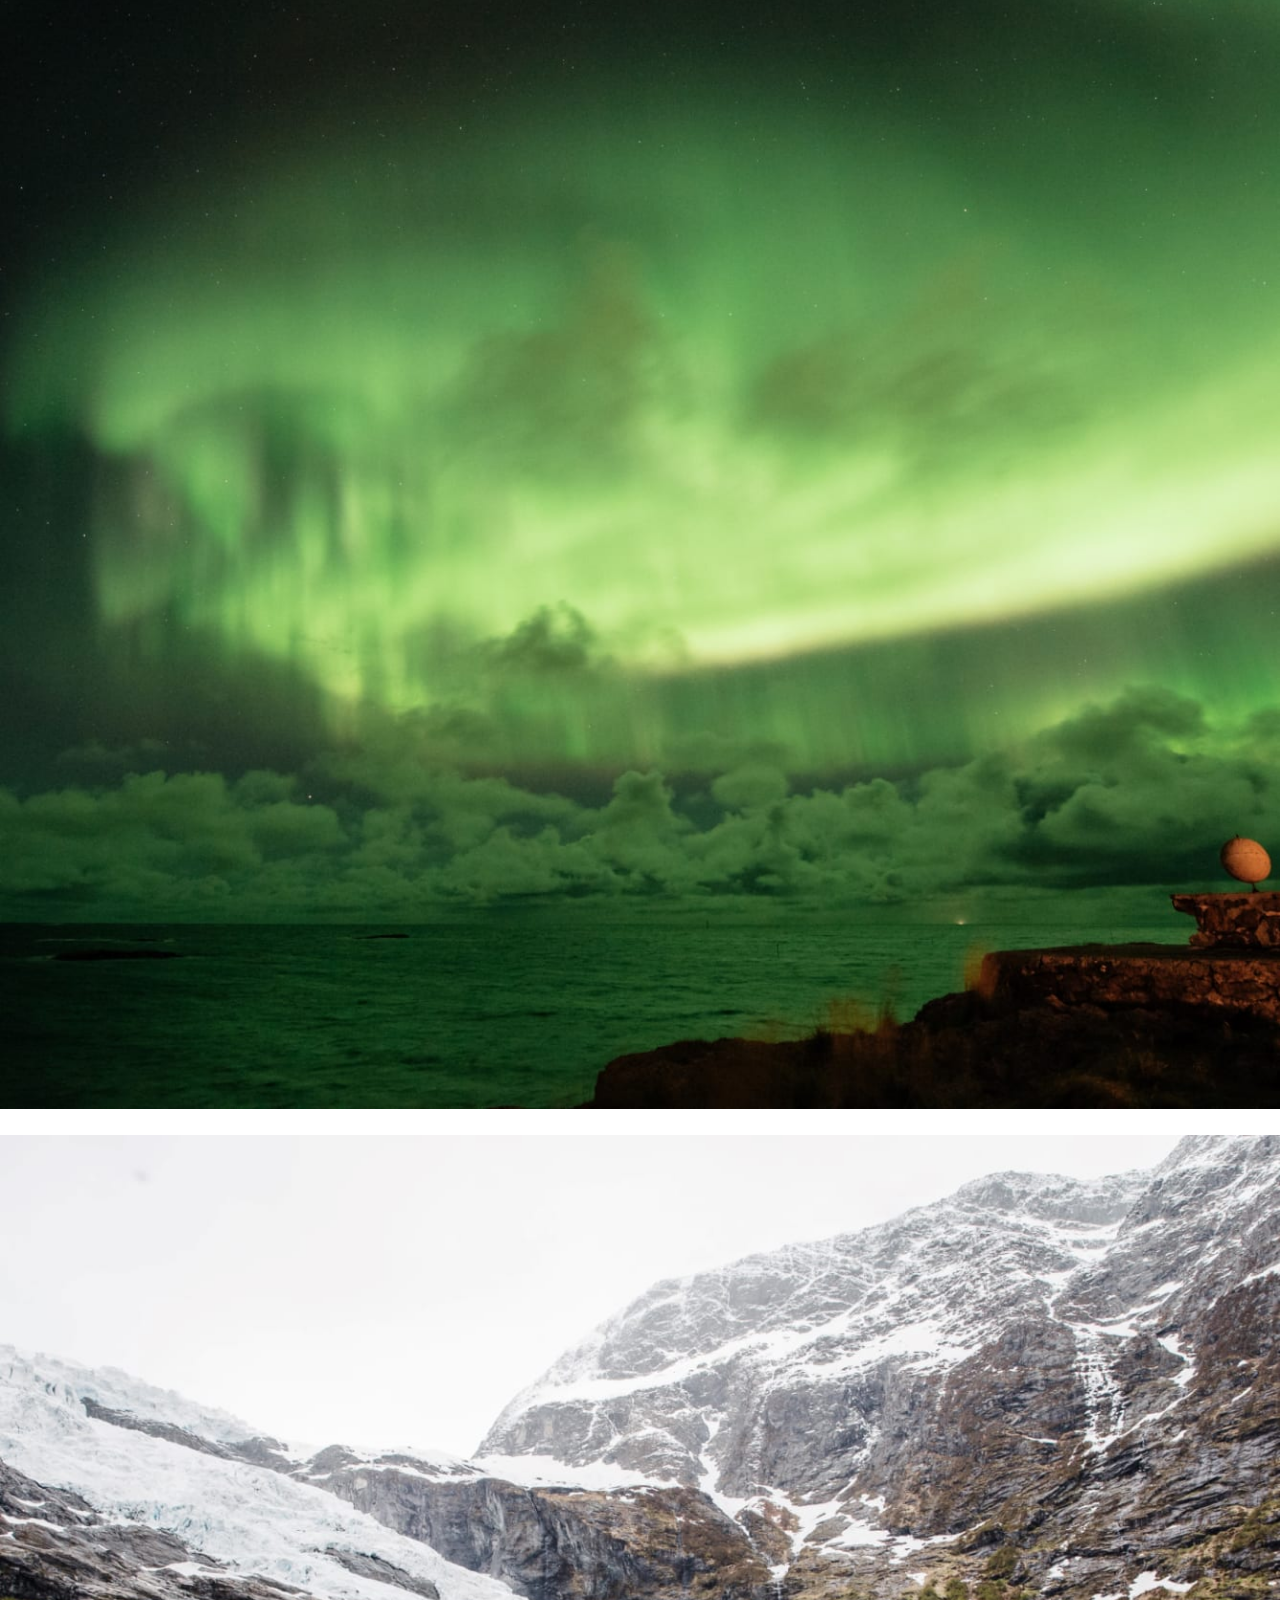
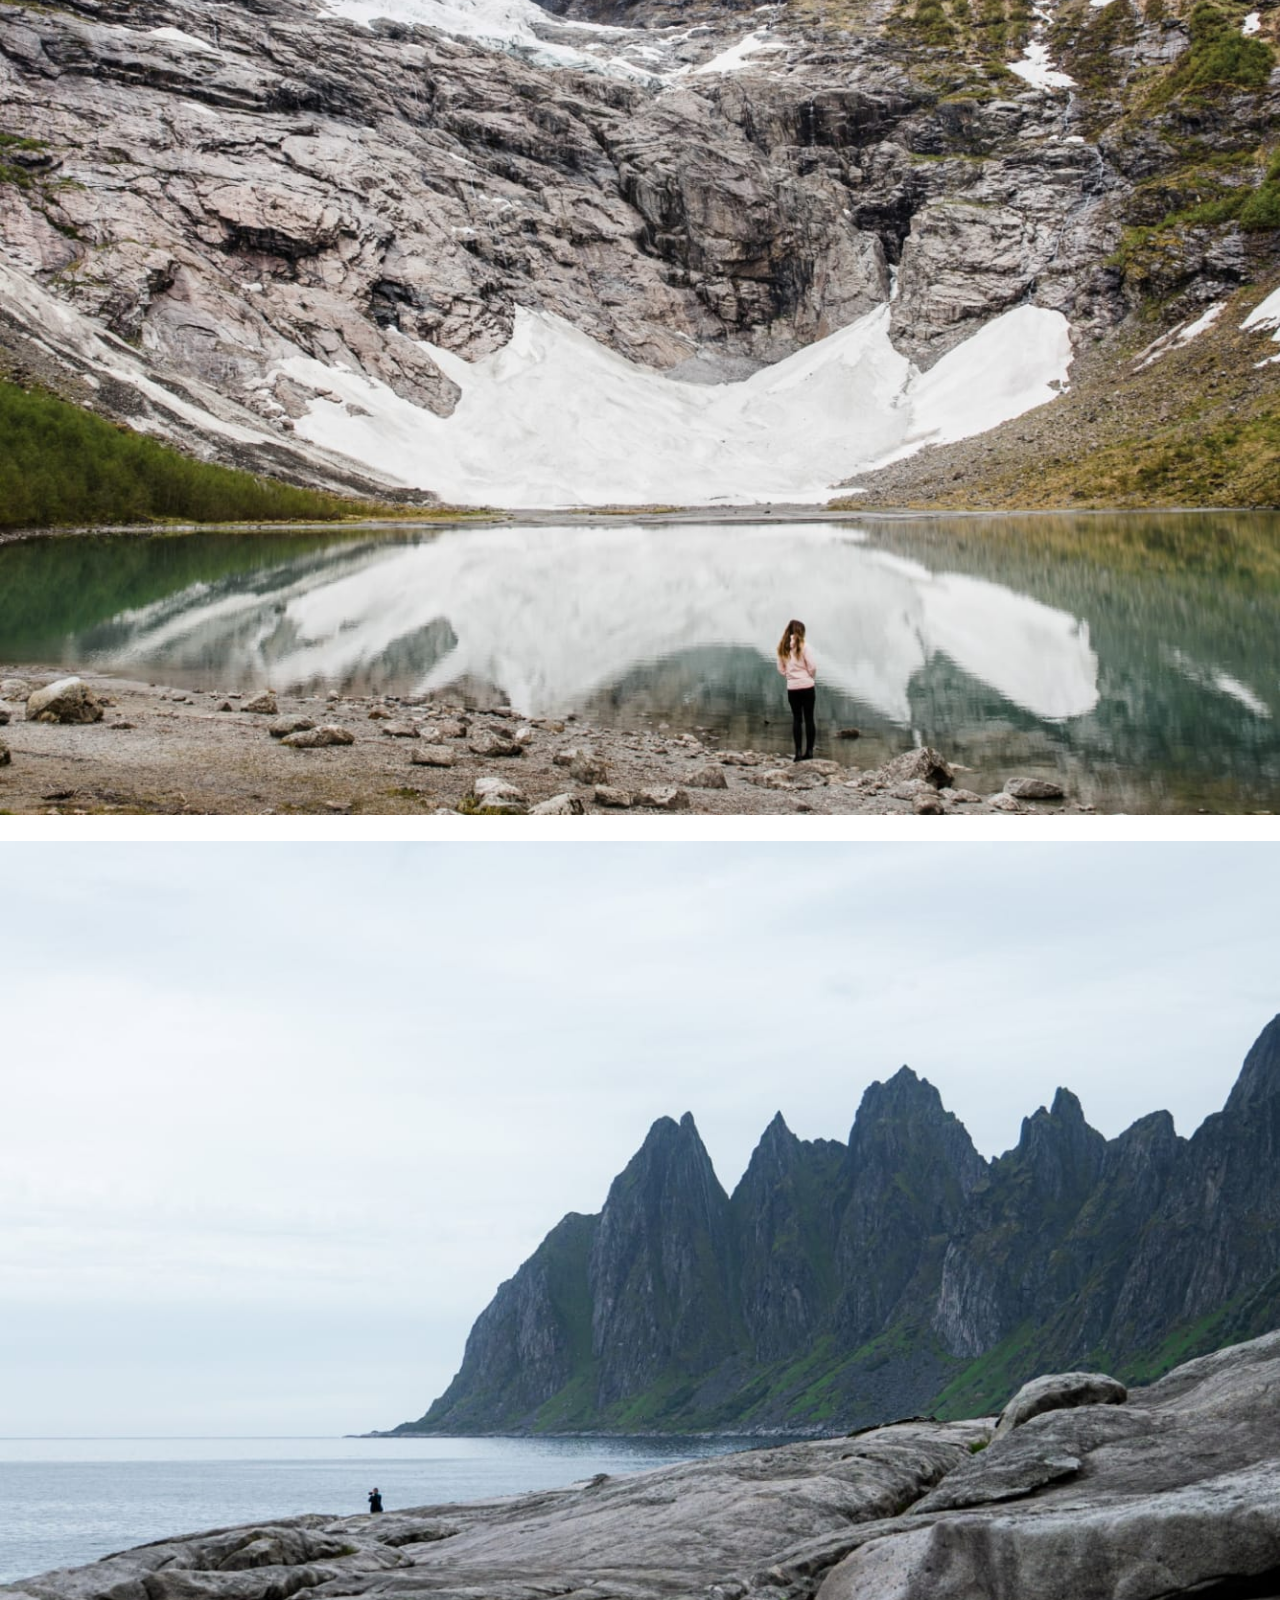
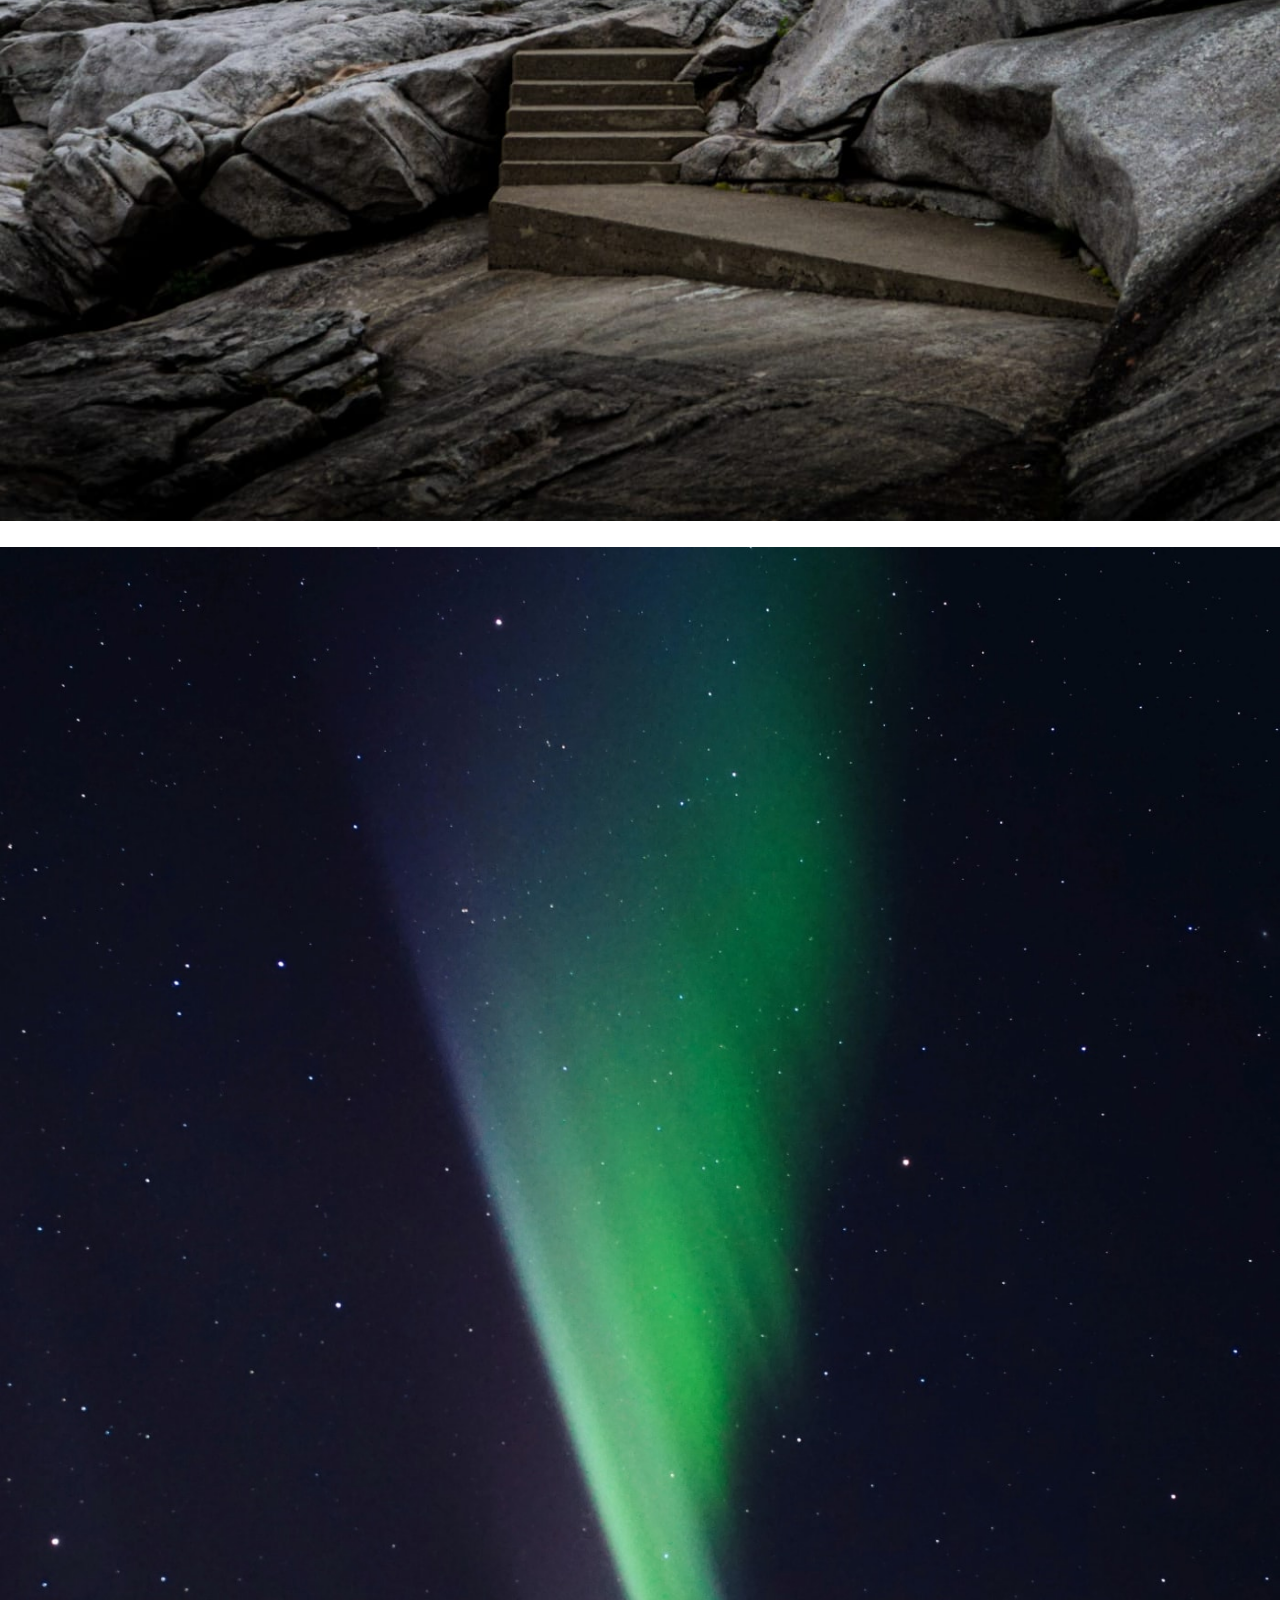
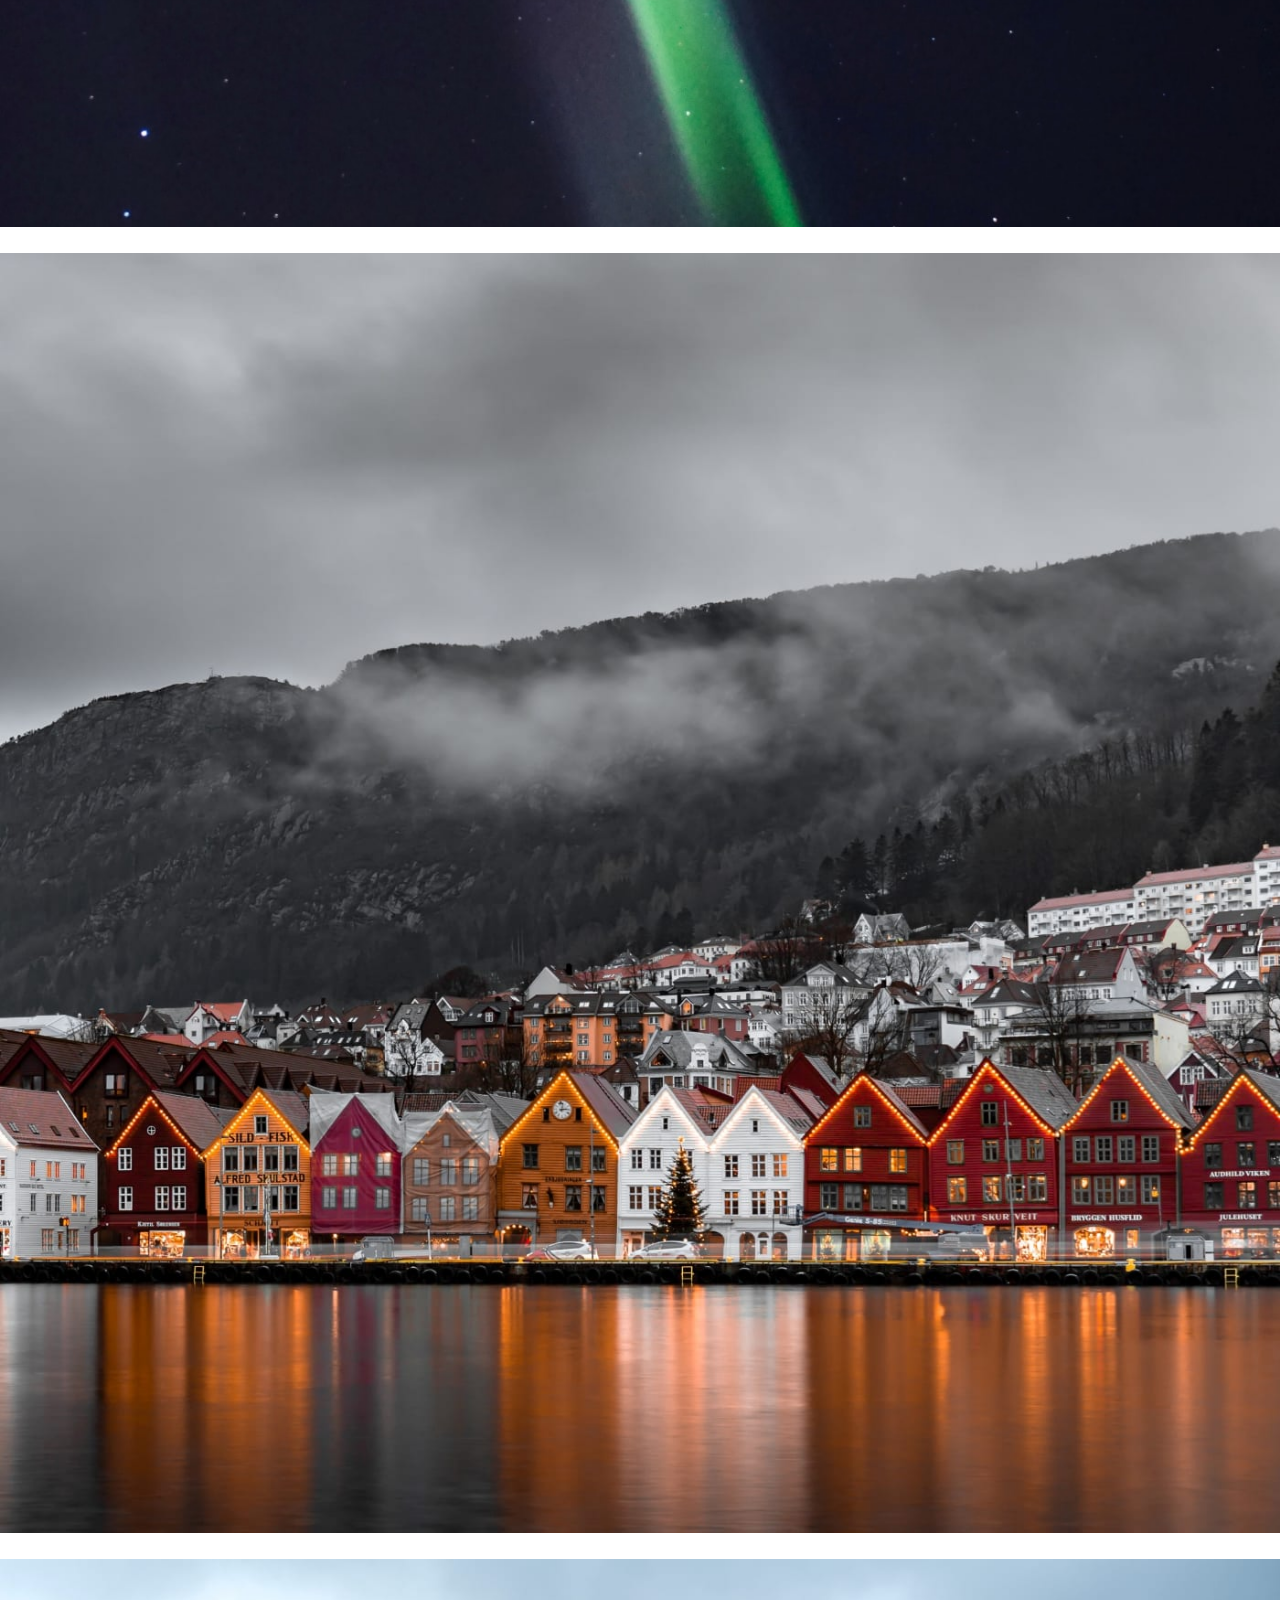
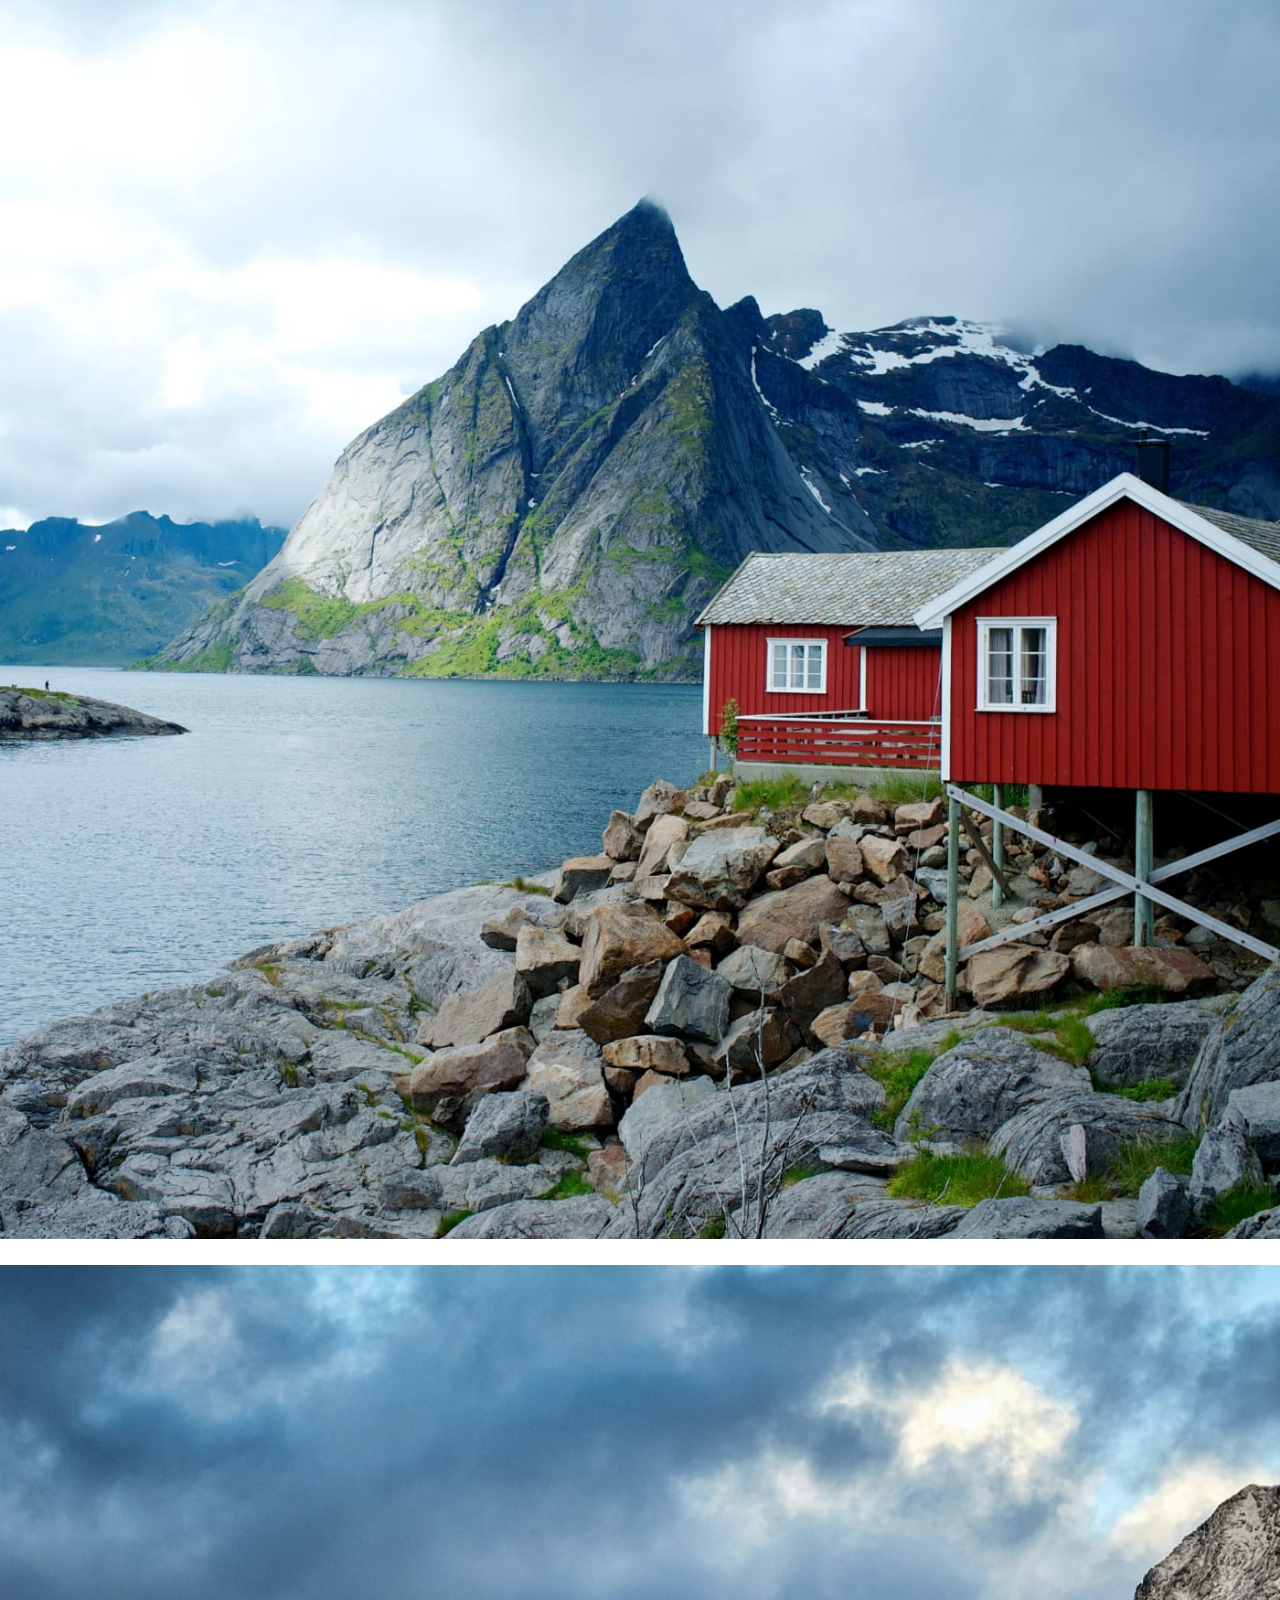
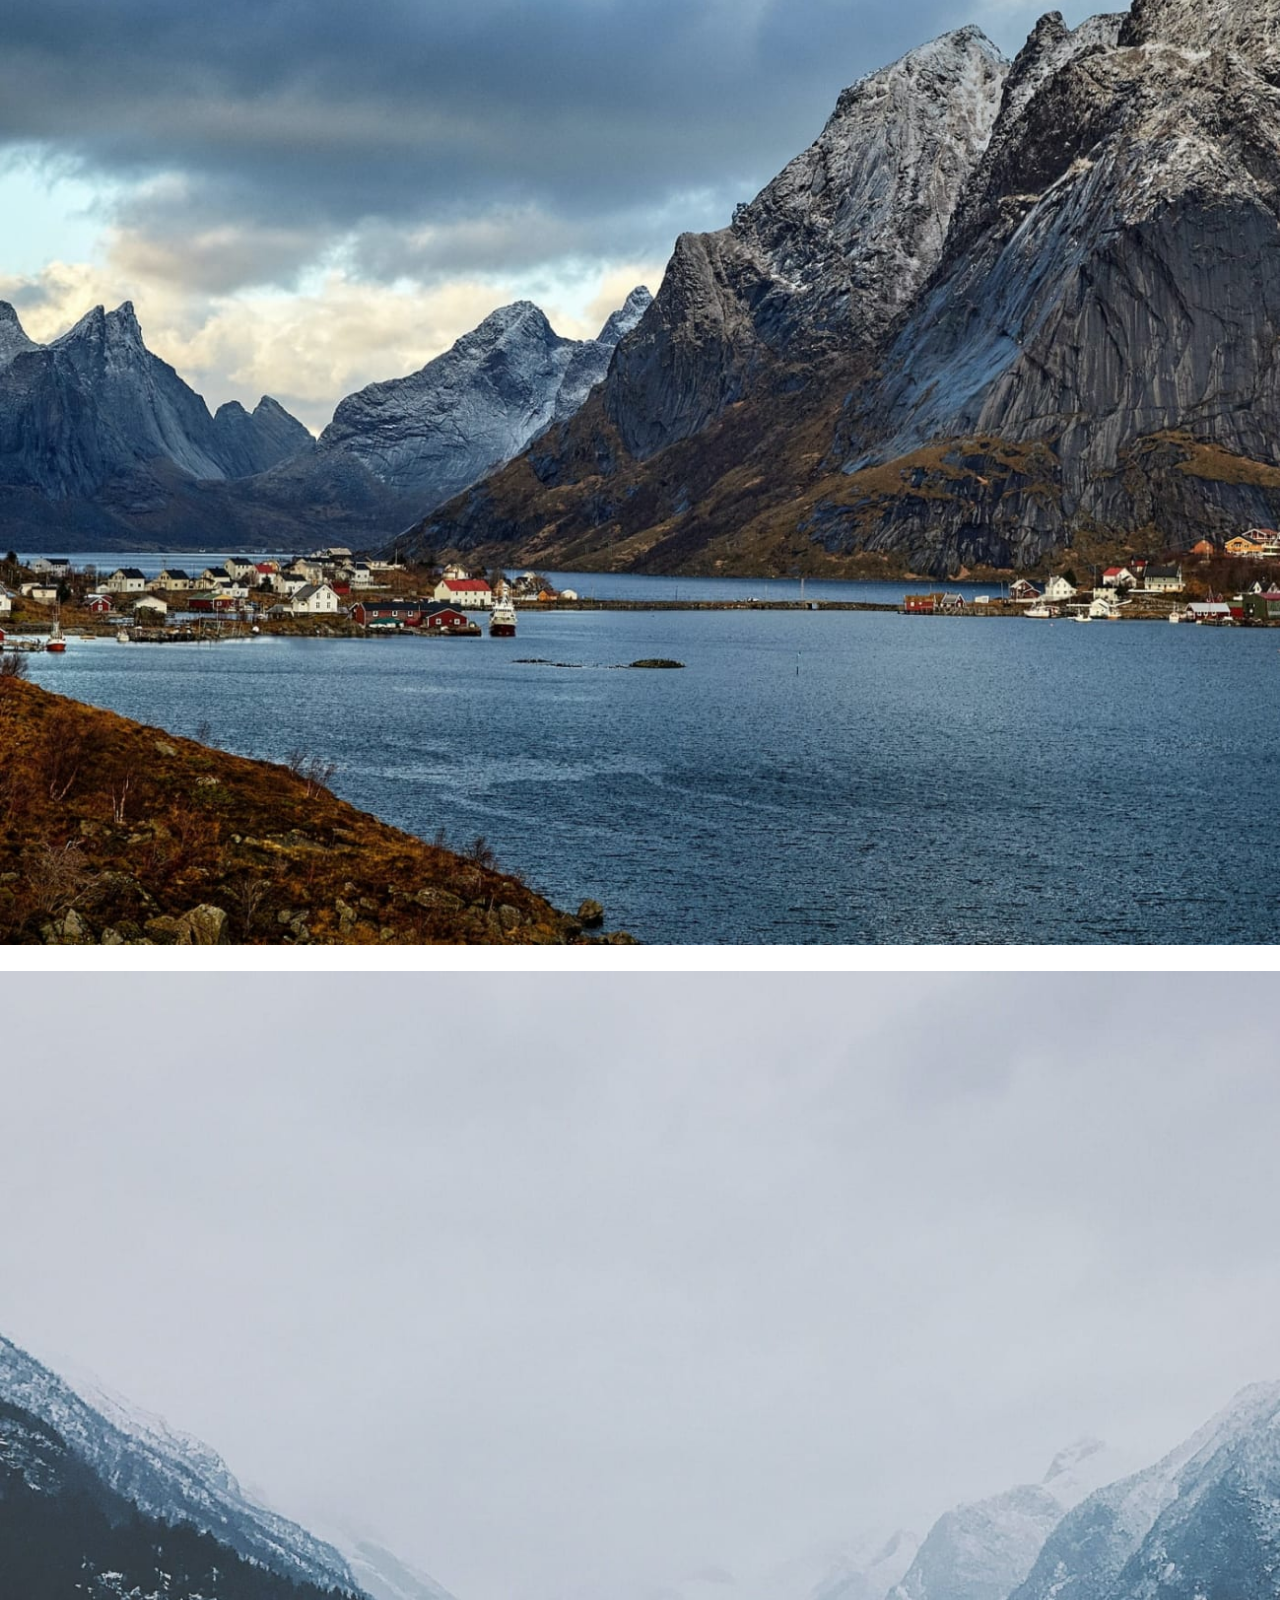
<file: 09_homework_dubrovna/index.html>
<!DOCTYPE html>
<html lang="en">
<head>
    <meta charset="UTF-8">
    <meta http-equiv="X-UA-Compatible" content="IE=edge">
    <meta name="viewport" content="width=device-width, initial-scale=1.0">
    <link href="https://cdn.jsdelivr.net/npm/bootstrap@5.0.0-beta3/dist/css/bootstrap.min.css" rel="stylesheet" integrity="sha384-eOJMYsd53ii+scO/bJGFsiCZc+5NDVN2yr8+0RDqr0Ql0h+rP48ckxlpbzKgwra6" crossorigin="anonymous">
    <link rel="stylesheet" href="normalize.css">
    <link rel="stylesheet" href="style.css">
    <link rel="preconnect" href="https://fonts.gstatic.com">
    <link href="https://fonts.googleapis.com/css2?family=Roboto:wght@400;500;700&display=swap" rel="stylesheet">
    <link href="https://cdnjs.cloudflare.com/ajax/libs/font-awesome/4.7.0/css/font-awesome.min.css" rel="stylesheet"/>
    <title>HW9 Dubrovna</title>
</head>
<body>

  <header>
    <div class="container-lg">
      <nav class="navbar navbar-expand-lg navbar-light bg-light">
        <div class="container-fluid">
          <a class="navbar-brand" href="#"><img src="img/Instagram.png" alt="instagram_logo"></a>
          <button class="navbar-toggler" type="button" data-bs-toggle="collapse" data-bs-target="#navbarScroll" aria-controls="navbarScroll" aria-expanded="false" aria-label="Toggle navigation">
            <span class="navbar-toggler-icon"></span>
          </button>
          <div class="collapse navbar-collapse" id="navbarScroll">
            <form class="d-flex">
              <input class="form-control me-2" type="search" placeholder="&#xF002  Search" aria-label="Search">
            </form>

            
            <ul class="navbar-nav me-auto my-2 my-lg-0 navbar-nav-scroll" style="--bs-scroll-height: 100px;">
              <li class="nav-item">
                <a class="nav-link active" aria-current="page" href="#">
                  <svg class="home">
                    <use xlink:href="#home"></use>
                  </svg>
                </a>
              </li>
              <li class="nav-item">
                <a class="nav-link active notification-link" aria-current="page" href="#">
                  <svg class="notification">
                    <use xlink:href="#notification"></use>
                  </svg>
                  <svg class="counter">
                    <use xlink:href="#counter"></use>
                  </svg>
                  <span>5</span>
                </a>
              </li>
              <li class="nav-item">
                <a class="nav-link active" aria-current="page" href="#">
                  <svg class="navigation">
                    <use xlink:href="#navigation"></use>
                  </svg>
                </a>
              </li>
              <li class="nav-item">
                <a class="nav-link active" aria-current="page" href="#">
                  <svg class="like">
                    <use xlink:href="#like"></use>
                  </svg>
                </a>
              </li>
              <li class="nav-item">
                <a class="nav-link active" aria-current="page" href="#">
                  <div class="photo-user_mini"><img src="img/main.jpg" alt="person"></div>
                </a>
              </li>
            </ul>
          </div>
        </div>
      </nav>
    </div>
  </header>

  <div class="bar long-bar"></div>

  <div class="container-lg">
    <div class="row justify-content-center">
      <div class="col-4 align-self-center">
        <div class="photo-user"><img
          sizes="(max-width: 1400px) 100vw, 1400px"
          srcset="
          img/main_tlkp1w/main_tlkp1w_c_scale,w_200.jpg 200w,
          img/main_tlkp1w/main_tlkp1w_c_scale,w_642.jpg 642w,
          img/main_tlkp1w/main_tlkp1w_c_scale,w_992.jpg 992w,
          img/main_tlkp1w/main_tlkp1w_c_scale,w_1242.jpg 1242w,
          img/main_tlkp1w/main_tlkp1w_c_scale,w_1400.jpg 1400w"
          src=" img/main_tlkp1w/main_tlkp1w_c_scale,w_1400.jpg"
          alt="human"></div>
      </div>
      <div class="col-7">
        <div class="folowing ">
          <!-- <h1 class="name">Traveling</h1> -->
          <h1 class="name">name</h1>
          <button class="btn btn-primary follow-btn" type="submit">Follow</button>

          <div class="dropdown">
            <a class="btn btn-secondary dropdown-toggle" href="#" role="button" id="dropdownMenuLink" data-bs-toggle="dropdown" aria-expanded="false"></a>
            <ul class="dropdown-menu" aria-labelledby="dropdownMenuLink">
              <li><a class="dropdown-item" href="#">Переглянути рекомендації</a></li>
              <li><a class="dropdown-item" href="#">Також стежать</a></li>
            </ul>
          </div>

          <!-- Button trigger modal -->
          <button class="more " data-bs-toggle="modal" data-bs-target="#staticBackdrop">
              <div></div>
              <div></div>
              <div></div>
           </button>
          <!-- Modal -->
          <div class="modal fade" id="staticBackdrop" data-bs-backdrop="static" data-bs-keyboard="false" tabindex="-1" aria-labelledby="staticBackdropLabel" aria-hidden="true">
            <div class="modal-dialog modal-dialog-centered">
              <div class="modal-content">
                <div class="modal-body">
                  <button class="btn">Заблокувати цього користувача</button>
                  <div class="bar "></div>
                  <button class="btn">Oбмежити</button>
                  <div class="bar "></div>
                  <button class="btn"> Поскаржитися на користувача</button>
                  <div class="bar "></div>
                  <button type="button" class="btn-close" data-bs-dismiss="modal" aria-label="Close"> Скасувати</button>
                </div>
              </div>
            </div>
          </div>
        </div>

        <div class="statistic">
           <p class="statistic__posts">79 posts</p>
           <p class="statistic__followers">379 followers</p>
           <p class="statistic__following">179 following</p>
        </div>
        <div class="about-self">
          <p class="sub_name">Name</p>
          <p class="self-info">Lorem Ipsum is simply dummy text of the printing and typesetting industry. Lorem Ipsum has been the industry's standard dummy text.</p>
          <a href="#" class="self-link">bit.ly/35Ce3mX</a>
        </div>
      </div>
    </div>
    
    <div class="row story-row">
      <div class="col-11 story-col">
        <div class="story">
          <div class="story-logo">
            <div class="story-siricul"></div>
            <div class="story-photo">
              <img
              sizes="(max-width: 1400px) 100vw, 1400px"
              srcset="
              img/story_jpg_sfmlu8/story_jpg_sfmlu8_c_scale,w_200.jpg 200w,
              img/story_jpg_sfmlu8/story_jpg_sfmlu8_c_scale,w_719.jpg 719w,
              img/story_jpg_sfmlu8/story_jpg_sfmlu8_c_scale,w_1042.jpg 1042w,
              img/story_jpg_sfmlu8/story_jpg_sfmlu8_c_scale,w_1283.jpg 1283w,
              img/story_jpg_sfmlu8/story_jpg_sfmlu8_c_scale,w_1400.jpg 1400w"
              src=" img/story_jpg_sfmlu8/story_jpg_sfmlu8_c_scale,w_1400.jpg"
              alt="nature">
            </div>
          </div>
          <p class="name-story">Name</p>
        </div>
        <div class="story">
          <div class="story-logo">
            <div class="story-siricul"></div>
            <div class="story-photo">
              <img
              sizes="(max-width: 1400px) 100vw, 1400px"
              srcset="
              img/story2_waiut6/story2_waiut6_c_scale,w_200.jpg 200w,
              img/story2_waiut6/story2_waiut6_c_scale,w_732.jpg 732w,
              img/story2_waiut6/story2_waiut6_c_scale,w_1033.jpg 1033w,
              img/story2_waiut6/story2_waiut6_c_scale,w_1288.jpg 1288w,
              img/story2_waiut6/story2_waiut6_c_scale,w_1400.jpg 1400w"
              src="img/story2_waiut6/story2_waiut6_c_scale,w_1400.jpg"
              alt="nature">
            </div>
          </div>
          <p class="name-story">Name</p>
        </div>
        <div class="story">
          <div class="story-logo">
            <div class="story-siricul"></div>
            <div class="story-photo">
              <img
              sizes="(max-width: 1400px) 100vw, 1400px"
              srcset="
              img/story3_phpt0l/story3_phpt0l_c_scale,w_200.jpg 200w,
              img/story3_phpt0l/story3_phpt0l_c_scale,w_717.jpg 717w,
              img/story3_phpt0l/story3_phpt0l_c_scale,w_1046.jpg 1046w,
              img/story3_phpt0l/story3_phpt0l_c_scale,w_1289.jpg 1289w,
              img/story3_phpt0l/story3_phpt0l_c_scale,w_1400.jpg 1400w"
              src="img/story3_phpt0l/story3_phpt0l_c_scale,w_1400.jpg"
              alt="nature">
            </div>
          </div>
          <p class="name-story">Name</p>
        </div>
      </div>
    </div>

      <div class="bar "></div>
  </div>

  
  <div class="container-lg">
    <div class="row row-posts">
        <div class="posts">   <svg class="posts_svg">
          <use xlink:href="#layout_grid"></use>
        </svg>
        <span>POSTS</span></div>
        <div class="tagget"> 
          <svg class="tagged_svg">
            <use xlink:href="#tagged"></use>
          </svg>
          <span>TAGGED</span></div>
    </div>
  </div>


  <div class="container-lg"> 
    <div class="row">
      <div class="col-4">
        <div class="photo-post">
            <img
            sizes="(max-width: 1400px) 100vw, 1400px"
            srcset="
            img/norway1_lq3udt/norway1_lq3udt/norway1_lq3udt_c_scale,w_200.jpg 200w,
            img/norway1_lq3udt/norway1_lq3udt_c_scale,w_772.jpg 772w,
            img/norway1_lq3udt/norway1_lq3udt_c_scale,w_1131.jpg 1131w,
            img/norway1_lq3udt/norway1_lq3udt_c_scale,w_1292.jpg 1292w,
            img/norway1_lq3udt/norway1_lq3udt_c_scale,w_1400.jpg 1400w"
            src="img/norway1_lq3udt/norway1_lq3udt_c_scale,w_1400.jpg"
            alt="nature">
        </div>
      </div>
      <div class="col-4">
        <div class="photo-post">
          <img
          sizes="(max-width: 1400px) 100vw, 1400px"
          srcset="
          img/norway9_is3juh/norway9_is3juh_c_scale,w_200.jpg 200w,
          img/norway9_is3juh/norway9_is3juh_c_scale,w_631.jpg 631w,
          img/norway9_is3juh/norway9_is3juh_c_scale,w_998.jpg 998w,
          img/norway9_is3juh/norway9_is3juh_c_scale,w_1269.jpg 1269w,
          img/norway9_is3juh/norway9_is3juh_c_scale,w_1400.jpg 1400w"
          src="img/norway9_is3juh/norway9_is3juh_c_scale,w_1400.jpg"
          alt="nature">
        </div>
      </div>
      <div class="col-4">       
         <div class="photo-post">
        <img
        sizes="(max-width: 1400px) 100vw, 1400px"
        srcset="
        img/norway11_kspi5o/norway11_kspi5o_c_scale,w_200.jpg 200w,
        img/norway11_kspi5o/norway11_kspi5o_c_scale,w_690.jpg 690w,
        img/norway11_kspi5o/norway11_kspi5o_c_scale,w_1003.jpg 1003w,
        img/norway11_kspi5o/norway11_kspi5o_c_scale,w_1255.jpg 1255w,
        img/norway11_kspi5o/norway11_kspi5o_c_scale,w_1400.jpg 1400w"
        src="img/norway11_kspi5o/norway11_kspi5o_c_scale,w_1400.jpg"
        alt="nature">
      </div></div>
    </div>
    <div class="row">
      <div class="col-4">
        <div class="photo-post">
          <img
        sizes="(max-width: 1400px) 100vw, 1400px"
        srcset="
        img/norway12_peni4y/norway12_peni4y_c_scale,w_200.jpg 200w,
        img/norway12_peni4y/norway12_peni4y_c_scale,w_715.jpg 715w,
        img/norway12_peni4y/norway12_peni4y_c_scale,w_1011.jpg 1011w,
        img/norway12_peni4y/norway12_peni4y_c_scale,w_1240.jpg 1240w,
        img/norway12_peni4y/norway12_peni4y_c_scale,w_1400.jpg 1400w"
        src=" img/norway12_peni4y/norway12_peni4y_c_scale,w_1400.jpg"
        alt="nature">
        </div>
      </div>
      <div class="col-4">
        <div class="photo-post">  
          <img
        sizes="(max-width: 1400px) 100vw, 1400px"
        srcset="
        img/norway13_hlh6a2/norway13_hlh6a2_c_scale,w_200.jpg 200w,
        img/norway13_hlh6a2/norway13_hlh6a2_c_scale,w_861.jpg 861w,
        img/norway13_hlh6a2/norway13_hlh6a2_c_scale,w_1214.jpg 1214w,
        img/norway13_hlh6a2/norway13_hlh6a2_c_scale,w_1339.jpg 1339w,
        img/norway13_hlh6a2/norway13_hlh6a2_c_scale,w_1400.jpg 1400w"
        src="img/norway13_hlh6a2/norway13_hlh6a2_c_scale,w_1400.jpg"
        alt="nature">
        </div>
      </div>
      <div class="col-4">        
        <div class="photo-post">
        <img
        sizes="(max-width: 1400px) 100vw, 1400px"
        srcset="
        img/norway14_ajuzyk/norway14_ajuzyk_c_scale,w_200.jpg 200w,
        img/norway14_ajuzyk/norway14_ajuzyk_c_scale,w_753.jpg 753w,
        img/norway14_ajuzyk/norway14_ajuzyk_c_scale,w_1076.jpg 1076w,
        img/norway14_ajuzyk/norway14_ajuzyk_c_scale,w_1335.jpg 1335w,
        img/norway14_ajuzyk/norway14_ajuzyk_c_scale,w_1400.jpg 1400w"
        src="img/norway14_ajuzyk/norway14_ajuzyk_c_scale,w_1400.jpg"
        alt="nature">
      </div></div>
    </div>
    <div class="row">
      <div class="col-4">
        <div class="photo-post">
          <img
          sizes="(max-width: 1400px) 100vw, 1400px"
          srcset="
          img/norway15_lskxdi/norway15_lskxdi_c_scale,w_200.jpg 200w,
          img/norway15_lskxdi/norway15_lskxdi_c_scale,w_727.jpg 727w,
          img/norway15_lskxdi/norway15_lskxdi_c_scale,w_1052.jpg 1052w,
          img/norway15_lskxdi/norway15_lskxdi_c_scale,w_1300.jpg 1300w,
          img/norway15_lskxdi/norway15_lskxdi_c_scale,w_1400.jpg 1400w"
          src="img/norway15_lskxdi/norway15_lskxdi_c_scale,w_1400.jpg"
          alt="nature">
        </div>
      </div>
      <div class="col-4">
        <div class="photo-post">
          <img
          sizes="(max-width: 1400px) 100vw, 1400px"
          srcset="
          img/norway16_vktxjf/norway16_vktxjf_c_scale,w_200.jpg 200w,
          img/norway16_vktxjf/norway16_vktxjf_c_scale,w_682.jpg 682w,
          img/norway16_vktxjf/norway16_vktxjf_c_scale,w_994.jpg 994w,
          img/norway16_vktxjf/norway16_vktxjf_c_scale,w_1248.jpg 1248w,
          img/norway16_vktxjf/norway16_vktxjf_c_scale,w_1400.jpg 1400w"
          src="img/norway16_vktxjf/norway16_vktxjf_c_scale,w_1400.jpg"
          alt="nature">
        </div>
      </div>
      <div class="col-4">       
         <div class="photo-post">
        <img
        sizes="(max-width: 1400px) 100vw, 1400px"
        srcset="
        img/norway2_gubjpr/norway2_gubjpr_c_scale,w_200.jpg 200w,
        img/norway2_gubjpr/norway2_gubjpr_c_scale,w_652.jpg 652w,
        img/norway2_gubjpr/norway2_gubjpr_c_scale,w_940.jpg 940w,
        img/norway2_gubjpr/norway2_gubjpr_c_scale,w_1223.jpg 1223w,
        img/norway2_gubjpr/norway2_gubjpr_c_scale,w_1400.jpg 1400w"
        src=" img/norway2_gubjpr/norway2_gubjpr_c_scale,w_1400.jpg"
        alt="nature">
      </div></div>
    </div>
    <div class="row">
      <div class="col-4">
        <div class="photo-post">
          <img
          sizes="(max-width: 1400px) 100vw, 1400px"
          srcset="
          img/norway4_qmcuau/norway4_qmcuau_c_scale,w_200.jpg 200w,
          img/norway4_qmcuau/norway4_qmcuau_c_scale,w_665.jpg 665w,
          img/norway4_qmcuau/norway4_qmcuau_c_scale,w_999.jpg 999w,
          img/norway4_qmcuau/norway4_qmcuau_c_scale,w_1255.jpg 1255w,
          img/norway4_qmcuau/norway4_qmcuau_c_scale,w_1400.jpg 1400w"
          src=" img/norway4_qmcuau/norway4_qmcuau_c_scale,w_1400.jpg"
          alt="nature">
        </div>
      </div>
      <div class="col-4">
        <div class="photo-post">
          <img
          sizes="(max-width: 1400px) 100vw, 1400px"
          srcset="
          img/norway3_wjerk9/norway3_wjerk9_c_scale,w_200.jpg 200w,
          img/norway3_wjerk9/norway3_wjerk9_c_scale,w_792.jpg 792w,
          img/norway3_wjerk9/norway3_wjerk9_c_scale,w_1155.jpg 1155w,
          img/norway3_wjerk9/norway3_wjerk9_c_scale,w_1299.jpg 1299w,
          img/norway3_wjerk9/norway3_wjerk9_c_scale,w_1400.jpg 1400w"
          src="img/norway3_wjerk9/norway3_wjerk9_c_scale,w_1400.jpg"
          alt="nature">
        </div>
      </div>
      <div class="col-4">       
         <div class="photo-post">
        <img
        sizes="(max-width: 1400px) 100vw, 1400px"
        srcset="
        img/norway5_wtuimi/norway5_wtuimi_c_scale,w_200.jpg 200w,
        img/norway5_wtuimi/norway5_wtuimi_c_scale,w_930.jpg 930w,
        img/norway5_wtuimi/norway5_wtuimi_c_scale,w_975.jpg 975w,
        img/norway5_wtuimi/norway5_wtuimi_c_scale,w_1230.jpg 1230w,
        img/norway5_wtuimi/norway5_wtuimi_c_scale,w_1400.jpg 1400w"
        src="img/norway5_wtuimi/norway5_wtuimi_c_scale,w_1400.jpg"
        alt="nature">
      </div></div>
    </div>
    <div class="row">
      <div class="col-4">
        <div class="photo-post">
          <img
          sizes="(max-width: 1400px) 100vw, 1400px"
          srcset="
          img/norway6_avvyl7/norway6_avvyl7_c_scale,w_200.jpg 200w,
          img/norway6_avvyl7/norway6_avvyl7_c_scale,w_814.jpg 814w,
          img/norway6_avvyl7/norway6_avvyl7_c_scale,w_1190.jpg 1190w,
          img/norway6_avvyl7/norway6_avvyl7_c_scale,w_1312.jpg 1312w,
          img/norway6_avvyl7/norway6_avvyl7_c_scale,w_1400.jpg 1400w"
          src="img/norway6_avvyl7/norway6_avvyl7_c_scale,w_1400.jpg"
          alt="nature">
        </div>
      </div>
      <div class="col-4">
        <div class="photo-post">
          <img
        sizes="(max-width: 1400px) 100vw, 1400px"
        srcset="
        img/norway7_c0ip4t/norway7_c0ip4t_c_scale,w_200.jpg 200w,
        img/norway7_c0ip4t/norway7_c0ip4t_c_scale,w_803.jpg 803w,
        img/norway7_c0ip4t/norway7_c0ip4t_c_scale,w_1178.jpg 1178w,
        img/norway7_c0ip4t/norway7_c0ip4t_c_scale,w_1308.jpg 1308w,
        img/norway7_c0ip4t/norway7_c0ip4t_c_scale,w_1400.jpg 1400w"
        src="img/norway7_c0ip4t/norway7_c0ip4t_c_scale,w_1400.jpg"
        alt="nature">
        </div>
      </div>
      <div class="col-4">      
          <div class="photo-post">
        <img
        sizes="(max-width: 1400px) 100vw, 1400px"
        srcset="
        img/norway8_pnfpqa/norway8_pnfpqa_c_scale,w_200.jpg 200w,
        img/norway8_pnfpqa/norway8_pnfpqa_c_scale,w_768.jpg 768w,
        img/norway8_pnfpqa/norway8_pnfpqa_c_scale,w_1055.jpg 1055w,
        img/norway8_pnfpqa/norway8_pnfpqa_c_scale,w_1228.jpg 1228w,
        img/norway8_pnfpqa/norway8_pnfpqa_c_scale,w_1400.jpg 1400w"
        src="img/norway8_pnfpqa/norway8_pnfpqa_c_scale,w_1400.jpg"
        alt="nature">
      </div></div>
    </div>
  </div>   
  



<div class="block-with-svg">

  <svg width="0" height="0" class="hidden">
    <symbol xmlns="http://www.w3.org/2000/svg" viewBox="0 0 23 22" id="home">
      <path d="M22.177 22h-7.66c-.4 0-.75-.32-.75-.687v-5.631c0-1.19-1.002-2.107-2.303-2.107-1.302 0-2.303.916-2.303 2.107v5.631c0 .367-.35.687-.75.687H.75c-.4 0-.75-.32-.75-.687v-10.76c0-.183.1-.366.2-.503L10.963.206a.774.774 0 011.052 0l10.762 9.844c.2.183.3.504.15.732 0 .046-.05.046-.05.092v10.44c.05.366-.3.686-.7.686zm-6.909-1.374h6.158v-9.89l-9.912-9.065-10.012 9.157v9.798h6.157v-4.944c0-1.97 1.652-3.48 3.805-3.48 2.152 0 3.804 1.51 3.804 3.48v4.944z" ></path>
    </symbol>
  </svg>
  <svg class="icon">
    <use xlink:href="#home"></use>
  </svg>

  <svg width="0" height="0" class="hidden">
    <symbol xmlns="http://www.w3.org/2000/svg" viewBox="0 0 22 19" id="notification">
      <path d="M21.513 0H.461C.04 0-.147.509.133.787L7.62 8.098l2.573 10.55c.093.417.655.463.842.14L21.934.693C22.121.37 21.887 0 21.514 0zM2.753 1.388h15.672L8.695 6.71a.502.502 0 01-.562-.093l-5.38-5.229zm8.28 14.716l-1.87-7.682a.463.463 0 01.233-.51l9.778-5.367-8.14 13.559z"></path>
    </symbol>
  </svg>
  <svg class="icon">
    <use xlink:href="#notification"></use>
  </svg>


  <svg width="0" height="0" class="hidden">
    <symbol fill="none" xmlns="http://www.w3.org/2000/svg" viewBox="0 0 18 18" id="counter">
      <circle cx="9" cy="9" r="9" fill="#DC565B"></circle>
    </symbol>
  </svg>
  <svg class="icon">
    <use xlink:href="#counter"></use>
  </svg>


  <svg width="0" height="0" class="hidden">
    <symbol xmlns="http://www.w3.org/2000/svg" viewBox="0 0 22 22" id="navigation">
      <path fill-rule="evenodd" clip-rule="evenodd" d="M11 0c6.085 0 11 4.915 11 11s-4.915 11-11 11S0 17.085 0 11 4.915 0 11 0zm0 20.596c5.29 0 9.596-4.307 9.596-9.596 0-5.29-4.307-9.596-9.596-9.596-5.29 0-9.596 4.307-9.596 9.596 0 5.29 4.307 9.596 9.596 9.596zM8.94 9.502c.14-.234.328-.421.562-.562l6.928-3.79c.14-.047.28-.047.374.047.094.093.14.234.047.374l-3.791 6.928c-.14.234-.328.421-.562.562L5.57 16.85c-.14.047-.28.047-.374-.047-.094-.093-.14-.234-.047-.374L8.94 9.502zm2.903 2.34l2.012-3.65-3.65 2.012 1.638 1.639z"></path>
    </symbol>
  </svg>
  <svg class="icon">
    <use xlink:href="#navigation"></use>
  </svg>

  <svg width="0" height="0" class="hidden">
    <symbol xmlns="http://www.w3.org/2000/svg" viewBox="0 0 22 19" id="like">
      <path fill-rule="evenodd" clip-rule="evenodd" d="M15.821 0C12.498 0 11 2.456 11 2.456S9.502 0 6.179 0C2.762 0 0 2.966 0 6.627c0 3.66 2.855 5.746 5.71 8.249C10.018 18.676 10.299 19 11 19s.983-.324 5.29-4.124c2.902-2.55 5.71-4.634 5.71-8.25C22 2.967 19.238 0 15.821 0zm-.468 13.81c-2.527 2.224-3.885 3.475-4.353 3.753-.468-.324-2.153-1.807-4.353-3.753-2.575-2.271-5.243-4.171-5.243-7.23 0-2.873 2.153-5.236 4.775-5.236 1.919 0 2.949.927 3.698 1.946 1.685 2.364.561 2.364 2.246 0 .75-1.02 1.78-1.946 3.698-1.946 2.622 0 4.775 2.363 4.775 5.236 0 3.105-2.668 5.005-5.243 7.23z"></path>
    </symbol>
  </svg>
  <svg class="icon">
    <use xlink:href="#like"></use>
  </svg>


  <svg width="0" height="0" class="hidden">
    <symbol fill="none" xmlns="http://www.w3.org/2000/svg" viewBox="0 0 216 29" id="magnify 88">
      <rect x=".5" y=".5" width="215" height="28" rx="2.5" fill="#FAFAFA" stroke="#DBDBDB"></rect>
    </symbol>
  </svg>
  <svg class="icon">
    <use xlink:href="#magnify 88"></use>
  </svg>

  <svg width="11" height="11" class="hidden">
    <symbol xmlns="http://www.w3.org/2000/svg" viewBox="0 0 11 11" id="tagged">
      <path d="M9.596 1.18H6.998a.462.462 0 01-.328-.14L5.734.105a.34.34 0 00-.491 0l-.937.935a.462.462 0 01-.327.14H1.404C.632 1.18 0 1.813 0 2.584v7.014C0 10.37.632 11 1.404 11h8.192C10.368 11 11 10.369 11 9.597V2.583c0-.771-.632-1.402-1.404-1.402zM2.715 10.3a.247.247 0 01-.234-.28c.164-.75.819-1.31 1.591-1.31h2.809a1.61 1.61 0 011.591 1.31.247.247 0 01-.234.28H2.715zm7.583-.702a.69.69 0 01-.702.702h-.14c-.118 0-.211-.094-.235-.21-.14-1.17-1.123-2.082-2.317-2.082H4.096c-1.194 0-2.2.912-2.317 2.081-.024.117-.117.21-.234.21h-.14a.69.69 0 01-.703-.7V2.582a.69.69 0 01.702-.701h2.598c.304 0 .609-.117.82-.35L5.5.852l.679.678c.21.21.515.351.819.351h2.598a.69.69 0 01.702.701v7.014zM5.5 2.817a2.246 2.246 0 00-2.247 2.245 2.246 2.246 0 004.494 0A2.246 2.246 0 005.5 2.817zm0 3.764a1.542 1.542 0 110-3.086c.866 0 1.545.678 1.545 1.543 0 .842-.702 1.543-1.545 1.543z"></path>
    </symbol>
  </svg>
  <svg class="icon">
    <use xlink:href="#tagged"></use>
  </svg>

  <svg width="11" height="11" class="hidden">
    <symbol fill="none" xmlns="http://www.w3.org/2000/svg" viewBox="0 0 11 11" id="layout_grid">
      <path fill-rule="evenodd" clip-rule="evenodd" d="M10.633 0H.367A.376.376 0 000 .367v10.266c0 .196.171.367.367.367h10.266a.376.376 0 00.367-.367V.367A.376.376 0 0010.633 0zm-9.9.733h2.69v2.69H.732V.732zm0 3.423h2.69v2.688H.732V4.156zm2.69 6.11H.732V7.579h2.69v2.689zm3.421 0H4.156V7.579h2.688v2.689zm0-3.422H4.156V4.156h2.688v2.688zm0-3.422H4.156V.733h2.688v2.69zm3.423 6.845h-2.69v-2.69h2.69v2.69zm0-3.423h-2.69V4.156h2.69v2.688zm0-3.422h-2.69V.733h2.69v2.69z" fill="#262626"></path>
    </symbol>
  </svg>
  <svg class="icon">
    <use xlink:href="#layout_grid"></use>
  </svg>


</div>


    <script src="https://cdn.jsdelivr.net/npm/@popperjs/core@2.9.1/dist/umd/popper.min.js" integrity="sha384-SR1sx49pcuLnqZUnnPwx6FCym0wLsk5JZuNx2bPPENzswTNFaQU1RDvt3wT4gWFG" crossorigin="anonymous"></script>
    <script src="https://cdn.jsdelivr.net/npm/bootstrap@5.0.0-beta3/dist/js/bootstrap.min.js" integrity="sha384-j0CNLUeiqtyaRmlzUHCPZ+Gy5fQu0dQ6eZ/xAww941Ai1SxSY+0EQqNXNE6DZiVc" crossorigin="anonymous"></script>
</body>
</html>
</file>
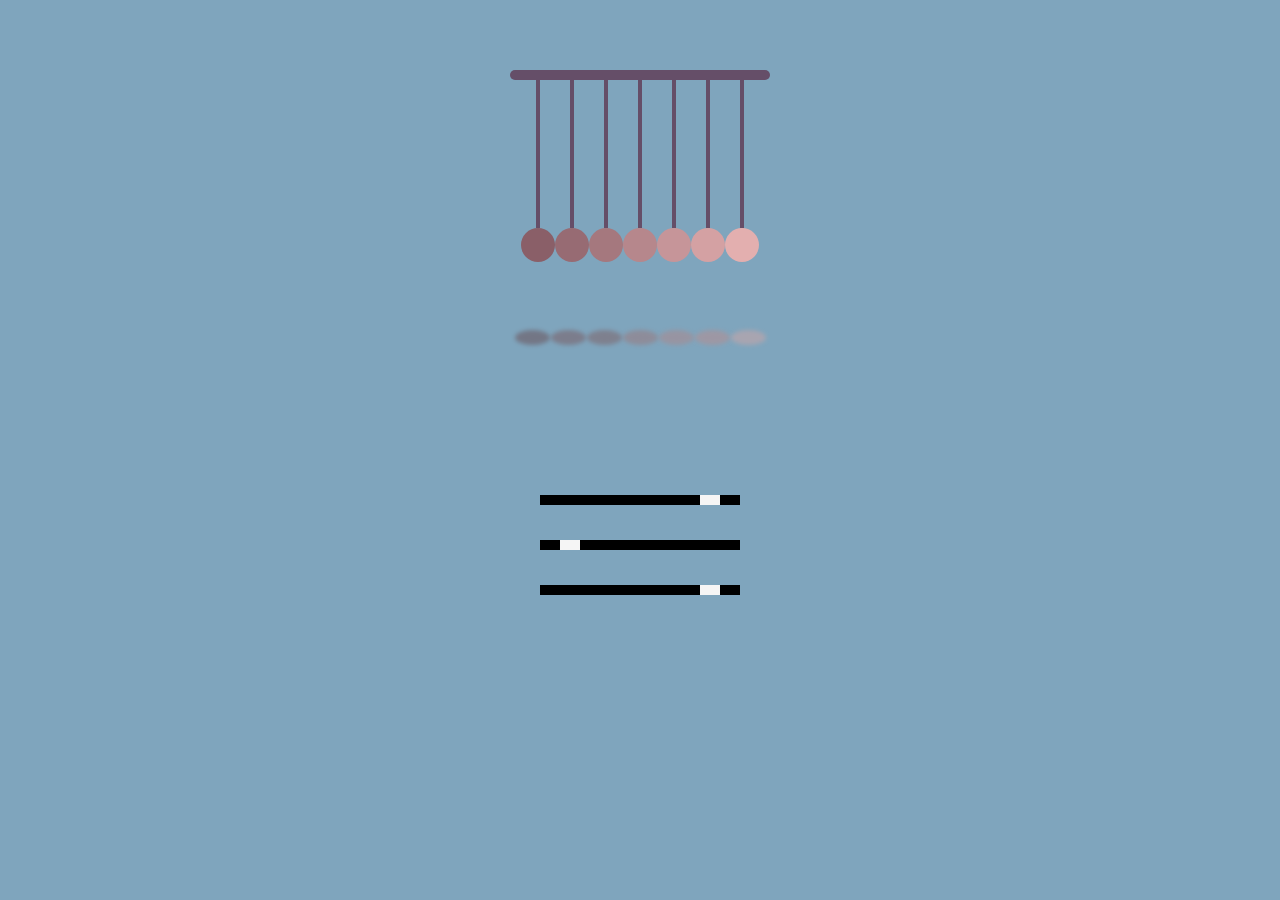
<file: 10_homework_dubrovna/index.html>
<!DOCTYPE html>
<html lang="en">
<head>
    <meta charset="UTF-8">
    <meta http-equiv="X-UA-Compatible" content="IE=edge">
    <meta name="viewport" content="width=device-width, initial-scale=1.0">
    <link rel="stylesheet" href="normalize.css">
    <link rel="stylesheet" href="style.css">
    <script src="script.js" defer></script>
    <title>hw#10 animation</title>
</head>
<body>

    <div class="pendulum-container">
        <div class="bar"></div>
        <div class="pendulum">
            <span></span>
            <span></span>
            <span></span>
            <span></span>
            <span></span>
            <span></span>
            <span></span>
        </div>
    </div>
    <div class="shadow-container">
        <div class="shadow">
            <span></span>
            <span></span>
            <span></span>
            <span></span>
            <span></span>
            <span></span>
            <span></span>
         </div>
    </div>
    <div class="escalibur">
        <span class="upper sword"></span>
        <span class="middle sword"></span>
        <span class="lower sword"></span>
    </div>

</body>
</html>
</file>
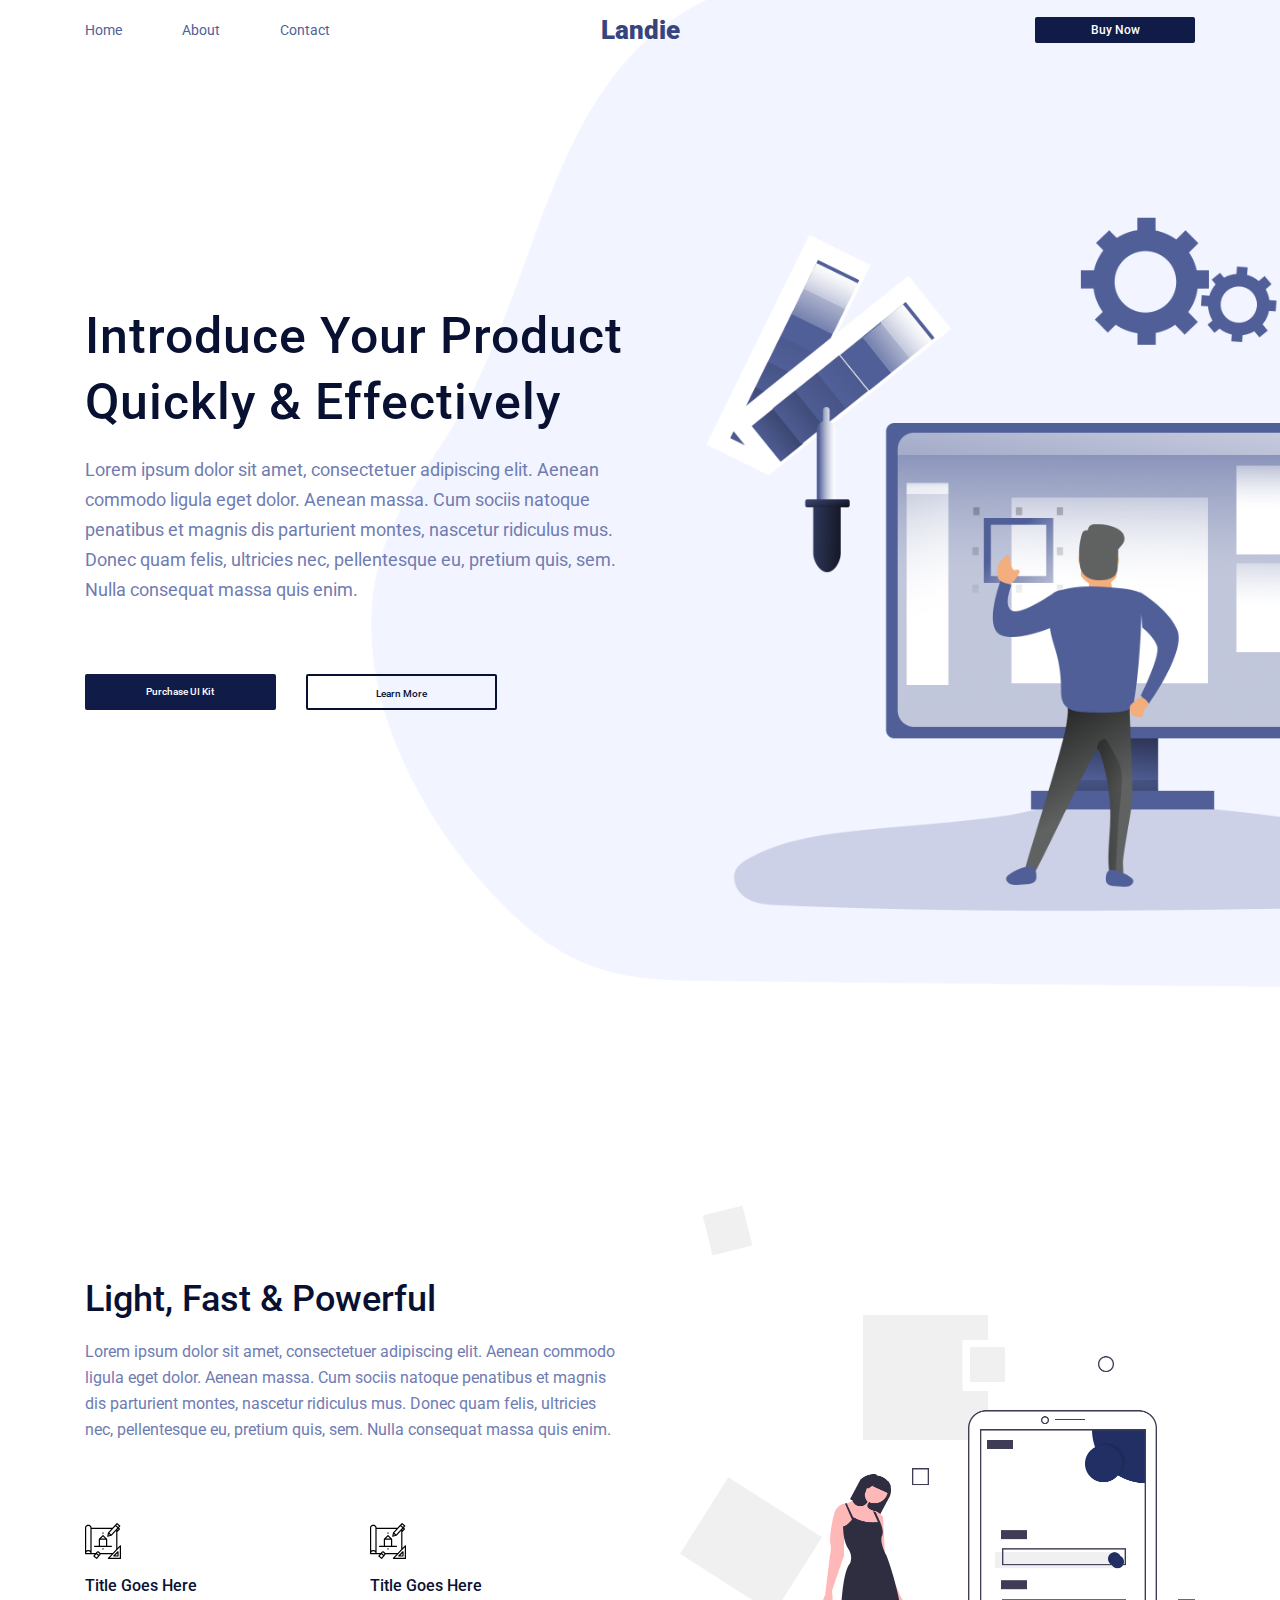
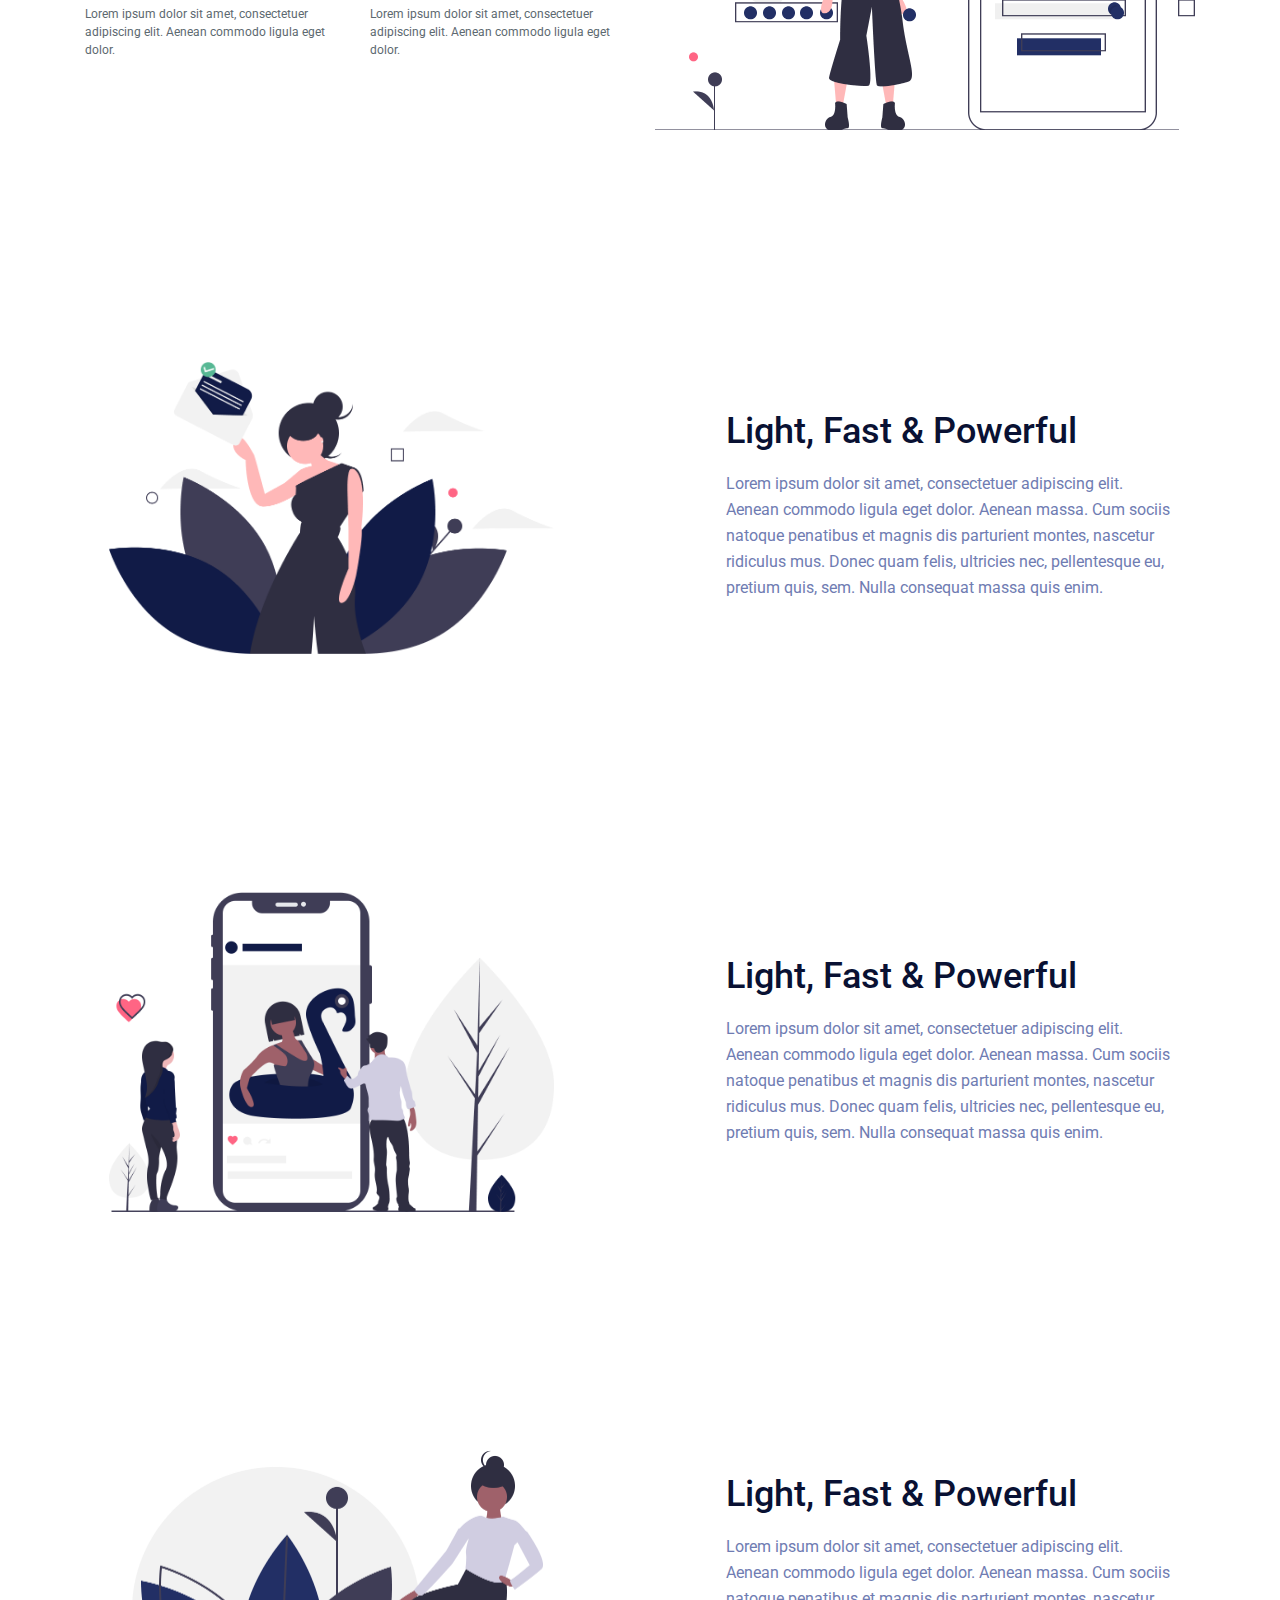
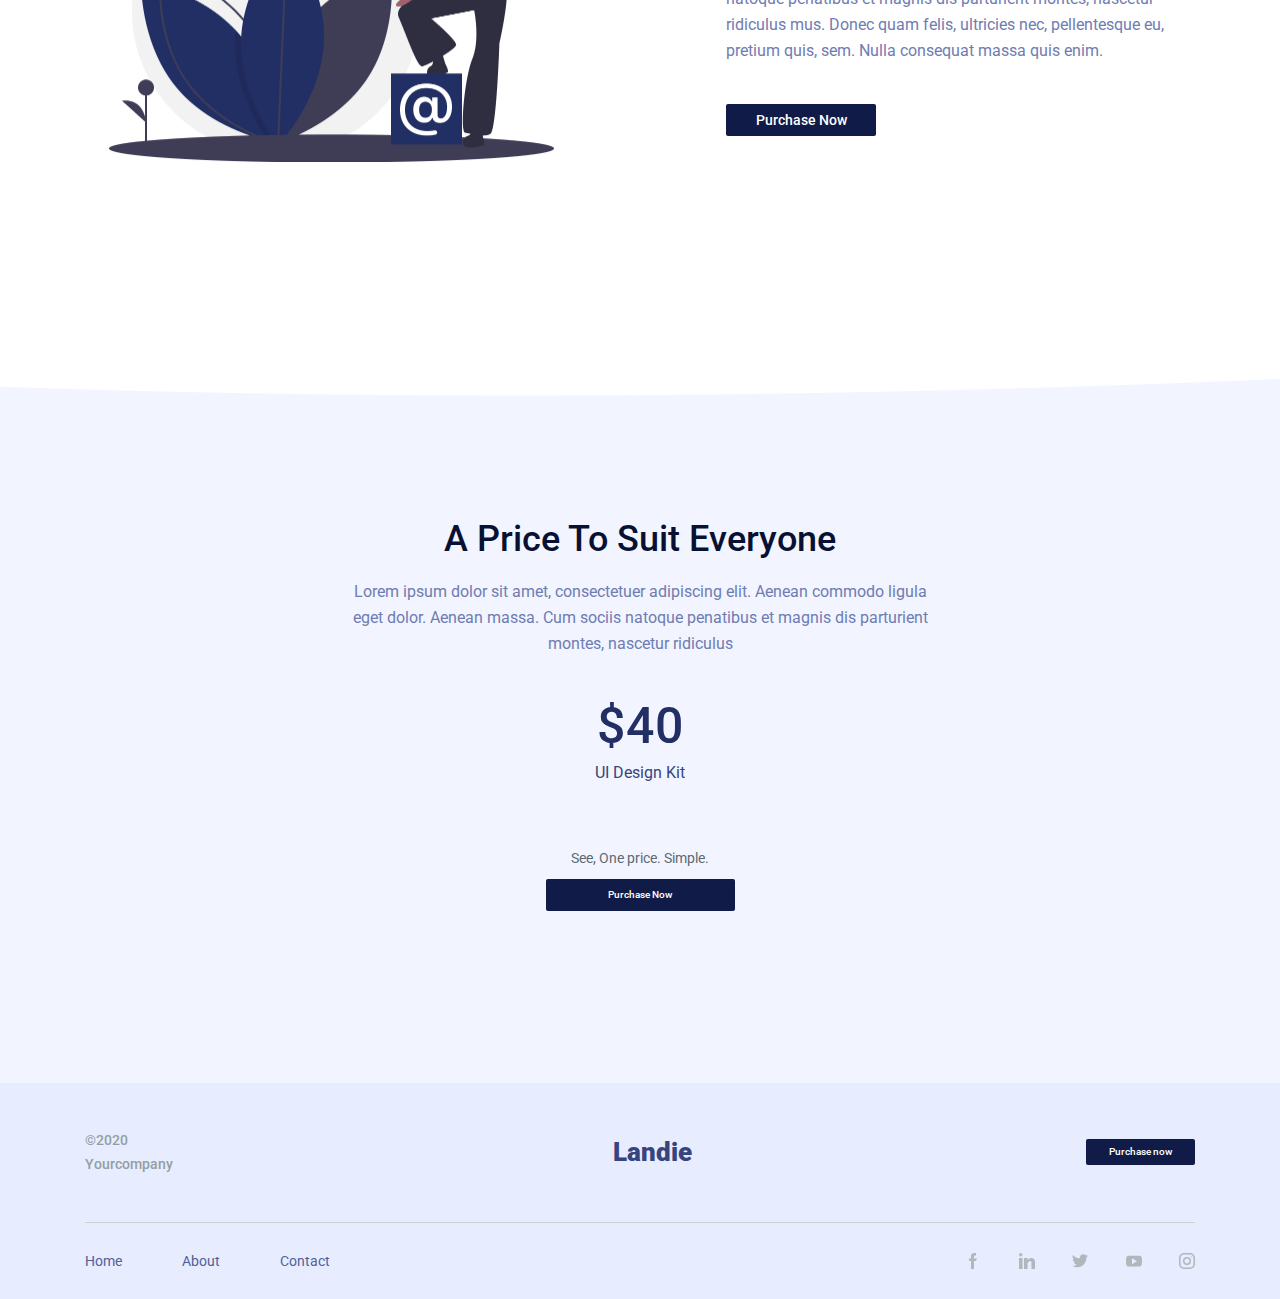
<file: 11_homework_dubrovna/index.html>
<!DOCTYPE html>
<html lang="en">
<head>
    <meta charset="UTF-8">
    <meta http-equiv="X-UA-Compatible" content="IE=edge">
    <meta name="viewport" content="width=device-width, initial-scale=1.0">
    <link rel="preconnect" href="https://fonts.gstatic.com">
    <link href="https://fonts.googleapis.com/css2?family=Roboto:wght@300;400;500;700;900&display=swap" rel="stylesheet">
    <link rel="stylesheet" href="css/normalize.css">
    <link rel="stylesheet" href="css/style.css">
    <title>Document</title>
</head>
<body>
    <div class="wrapper">
        <div class="background_container">
            <div class="header-introduction__background"><img src="./img/designer_1.png" alt="designer"></div>
            <header class="header">
                <div class="header__content container">
                    <nav class="nav header__nav">
                        <a href="#" class="nav__link">Home</a>
                        <a href="#" class="nav__link">About</a>
                        <a href="#" class="nav__link">Contact</a>
                    </nav>
                    <div class="logo header__logo">Landie</div>
                    <button class="header__btn">Buy Now</button>
                </div>
            </header>
            <main>
                <section class="introduction container">
                    <div class="introduction__content ">
                        <h1 class="introduction__header">Introduce Your Product Quickly & Effectively</h1>
                        <p class="introduction__text">Lorem ipsum dolor sit amet, consectetuer adipiscing elit. Aenean commodo ligula eget dolor. Aenean massa. Cum sociis natoque penatibus et magnis dis parturient montes, nascetur ridiculus 
                            mus. Donec quam felis, ultricies nec, pellentesque eu, pretium quis, sem. Nulla consequat massa quis enim.</p>
                        <div class="introduction__buttons">
                            <button class="introduction__buttons_kit">Purchase UI Kit</button>
                            <button class="introduction__buttons_more">Learn More</button>
                        </div>
                    </div>
                </section>
                <section class="fast container">
                    <div class="fast__content ">
                        <h1 class="fast__header">Light, Fast & Powerful</h1>
                        <p class="fast__text">Lorem ipsum dolor sit amet, consectetuer adipiscing elit. Aenean commodo ligula eget dolor. Aenean massa. Cum sociis natoque penatibus et magnis dis parturient montes, nascetur ridiculus 
                            mus. Donec quam felis, ultricies nec, pellentesque eu, pretium quis, sem. Nulla consequat massa quis enim.</p>
                        <div class="fast__options">
                            <div class="options">
                                <div class="options__icon"><img src="img/arhitect.svg" alt="arhitect"></div>
                                <h2 class="options__header">Title Goes Here</h2>
                                <p class="options__text">Lorem ipsum dolor sit amet, consectetuer adipiscing elit. Aenean commodo ligula eget dolor. </p>
                            </div>
                            <div class="options">
                                <div class="options__icon"><img src="img/arhitect.svg" alt="arhitect"></div>
                                <h2 class="options__header">Title Goes Here</h2>
                                <p class="options__text">Lorem ipsum dolor sit amet, consectetuer adipiscing elit. Aenean commodo ligula eget dolor. </p>
                            </div>
                        </div>
                    </div>
                    <div class="fast__background"><img src="./img/undraw_mobile_login_ikmv.png" alt="designer"></div>
                </section>
                <section class="sections container">
                    <div class="sections__background"><img src="./img/undraw_happy_news_hxmt.png" alt="designer"></div>
                    <div class="sections__content ">
                        <h1 class="sections__header">Light, Fast & Powerful</h1>
                        <p class="sections__text">Lorem ipsum dolor sit amet, consectetuer adipiscing elit. Aenean commodo ligula eget dolor. Aenean massa. Cum sociis natoque penatibus et magnis dis parturient montes, nascetur ridiculus 
                            mus. Donec quam felis, ultricies nec, pellentesque eu, pretium quis, sem. Nulla consequat massa quis enim.</p>
                    </div>
                </section>
                <section class="sections container">
                    <div class="sections__background section__second-background"><img src="./img/undraw_social_influencer_sgsv.png" alt="designer"></div>
                    <div class="sections__content ">
                        <h1 class="sections__header">Light, Fast & Powerful</h1>
                        <p class="sections__text">Lorem ipsum dolor sit amet, consectetuer adipiscing elit. Aenean commodo ligula eget dolor. Aenean massa. Cum sociis natoque penatibus et magnis dis parturient montes, nascetur ridiculus 
                            mus. Donec quam felis, ultricies nec, pellentesque eu, pretium quis, sem. Nulla consequat massa quis enim.</p>
                    </div>
                </section>
                <section class="sections container">
                    <div class="sections__background section__third-background"><img src="./img/undraw_mention_6k5d.png" alt="designer"></div>
                    <div class="sections__content ">
                        <h1 class="sections__header">Light, Fast & Powerful</h1>
                        <p class="sections__text">Lorem ipsum dolor sit amet, consectetuer adipiscing elit. Aenean commodo ligula eget dolor. Aenean massa. Cum sociis natoque penatibus et magnis dis parturient montes, nascetur ridiculus 
                            mus. Donec quam felis, ultricies nec, pellentesque eu, pretium quis, sem. Nulla consequat massa quis enim.</p>
                        <button class="sections__button">Purchase Now</button>
                    </div>
                </section> 
                <section class="price">
                    <div class="container">
                        <div class="price__content ">
                            <h1 class="price__header">A Price To Suit Everyone</h1>
                            <p class="price__text">Lorem ipsum dolor sit amet, consectetuer adipiscing elit. Aenean commodo ligula eget dolor. Aenean massa. Cum sociis natoque penatibus et magnis dis parturient montes, nascetur ridiculus </p>
                            <span class="price__money">$40</span>
                            <span class="price__kit">UI Design Kit</span>
                            <span class="price__simple">See, One price. Simple.</span>
                            <button class="price__button">Purchase Now</button>
                        </div>
                    </div>
                </section>
            </main>
        </div>
        <footer class="footer">
            <div class="footer__content container">
                <div class="footer__upper">
                    <p class="footer__copy">©2020 Yourcompany</p>
                    <div class="logo footer__logo">Landie</div>
                    <button class="footer__btn">Purchase now</button>
                </div>
                <div class="footer__bar"></div>
                <div class="footer__lower">
                    <nav class="footer__nav nav">
                        <a href="#" class="nav__link">Home</a>
                        <a href="#" class="nav__link">About</a>
                        <a href="#" class="nav__link">Contact</a>
                    </nav>
                    <div class="footer__social social">
                        <a href="#" class="social__link"><svg class="icon">
                            <use xlink:href="#facebook"></use>
                        </svg></a>
                        <a href="#" class="social__link"><svg class="icon">
                            <use xlink:href="#in"></use>
                        </svg></a>
                        <a href="#" class="social__link"> <svg class="icon">
                            <use xlink:href="#twitter"></use>
                        </svg></a>
                        <a href="#" class="social__link"><svg class="icon">
                            <use xlink:href="#youtube"></use>
                        </svg></a>
                        <a href="#" class="social__link"><svg class="icon">
                            <use xlink:href="#Instagram"></use>
                        </svg></a>
                    </div>
                </div>
            </div>
        </footer>
        <div class="block_svg">
            <svg width="0" height="0" class="hidden">
                <symbol  xmlns="http://www.w3.org/2000/svg" viewBox="0 0 16 16" id="facebook">
                <path d="M9 5.5v-2a1 1 0 011-1h1V0H9a3 3 0 00-3 3v2.5H4V8h2v8h3V8h2l1-2.5H9z" ></path>
                </symbol>
            </svg>
            <svg class="icon">
                <use xlink:href="#facebook"></use>
            </svg>


            <svg width="0" height="0" class="hidden">
                <symbol xmlns="http://www.w3.org/2000/svg" viewBox="0 0 16 16" id="in">
                <path fill-rule="evenodd" clip-rule="evenodd" d="M3.5 1.75a1.75 1.75 0 11-3.5 0 1.75 1.75 0 013.5 0zM0 5h3.578v11H0V5zm13.3.121a3.048 3.048 0 00-.09-.028 2.32 2.32 0 00-.145-.028A3.207 3.207 0 0012.423 5c-2.086 0-3.409 1.517-3.845 2.103V5H5v11h3.578v-6s2.704-3.766 3.845-1v7H16V8.577a3.568 3.568 0 00-2.7-3.456z" ></path>
                </symbol>
            </svg>
            <svg class="icon">
                <use xlink:href="#in"></use>
            </svg>

            <svg width="0" height="0" class="hidden">
                <symbol xmlns="http://www.w3.org/2000/svg" viewBox="0 0 16 14" id="twitter">
                <path d="M16 1.872a6.839 6.839 0 01-1.89.518A3.262 3.262 0 0015.553.577a6.555 6.555 0 01-2.08.794 3.28 3.28 0 00-5.674 2.243c0 .26.022.51.076.748A9.284 9.284 0 011.114.932a3.285 3.285 0 001.008 4.384A3.24 3.24 0 01.64 4.91v.036A3.295 3.295 0 003.268 8.17a3.274 3.274 0 01-.86.108 2.9 2.9 0 01-.621-.056 3.311 3.311 0 003.065 2.285 6.59 6.59 0 01-4.067 1.4c-.269 0-.527-.013-.785-.046a9.234 9.234 0 005.032 1.472c6.036 0 9.336-5 9.336-9.334 0-.145-.005-.285-.012-.424A6.544 6.544 0 0016 1.872z"></path>
                </symbol>
            </svg>
            <svg class="icon">
                <use xlink:href="#twitter"></use>
            </svg>

            <svg width="0" height="0" class="hidden">
                <symbol xmlns="http://www.w3.org/2000/svg" viewBox="0 0 16 16" id="youtube">
                <path fill-rule="evenodd" clip-rule="evenodd" d="M13.456 2.759c.959.054 1.43.196 1.864.968.452.77.68 2.099.68 4.438v.008c0 2.328-.228 3.666-.679 4.429-.434.772-.905.912-1.864.977-.959.055-3.368.088-5.455.088-2.091 0-4.501-.033-5.459-.09-.957-.064-1.428-.204-1.866-.976C.23 11.838 0 10.5 0 8.17v-.007c0-2.338.23-3.666.677-4.437.438-.773.91-.914 1.867-.97.957-.063 3.367-.09 5.458-.09 2.087 0 4.496.027 5.454.092zM11 8.167l-5-3v6l5-3z" ></path>
                </symbol>
            </svg>
            <svg class="icon">
                <use xlink:href="#youtube"></use>
            </svg>

            <svg width="0" height="0" class="hidden">
                <symbol xmlns="http://www.w3.org/2000/svg" viewBox="0 0 16 16" id="Instagram">
                <path fill-rule="evenodd" clip-rule="evenodd" d="M5 0h6a5 5 0 015 5v6a5 5 0 01-5 5H5a5 5 0 01-5-5V5a5 5 0 015-5zm6 14.5c1.93 0 3.5-1.57 3.5-3.5V5c0-1.93-1.57-3.5-3.5-3.5H5C3.07 1.5 1.5 3.07 1.5 5v6c0 1.93 1.57 3.5 3.5 3.5h6zM4 8a4 4 0 118 0 4 4 0 01-8 0zm1.5 0c0 1.378 1.122 2.5 2.5 2.5s2.5-1.122 2.5-2.5c0-1.379-1.122-2.5-2.5-2.5A2.503 2.503 0 005.5 8zm7.333-4.3a.533.533 0 11-1.066 0 .533.533 0 011.066 0z" ></path>
                </symbol>
            </svg>
            <svg class="icon">
                <use xlink:href="#Instagram"></use>
            </svg>


        </div>
    </div> 
</body>
</html>
</file>
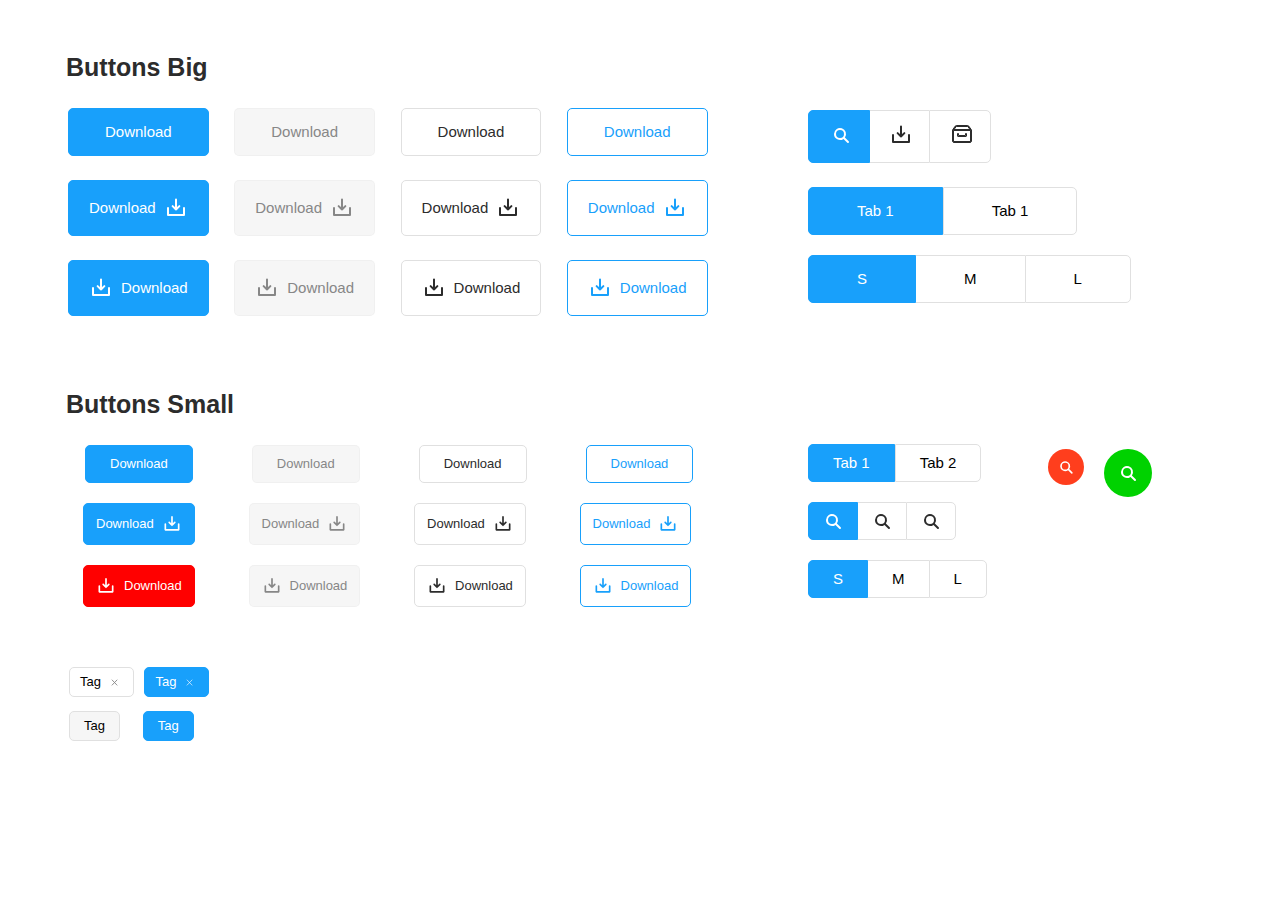
<file: 12_homework_dubrovna/index.html>
<!DOCTYPE html>
<html lang="en">
  <head>
    <meta charset="UTF-8">
    <meta http-equiv="X-UA-Compatible" content="IE=edge">
    <meta name="viewport" content="width=device-width, initial-scale=1.0">
    <link rel="stylesheet" href="css/index.css">
    <title>HW12</title>
  </head>
  <body> </body>
  <div class="first_colum">
    <h1 class="title title_big">Buttons Big</h1>
    <div class="button_big_simple"> 
      <button class="blue btn_big">Download</button>
      <button class="gray btn_big">Download</button>
      <button class="black btn_big">Download</button>
      <button class="transp btn_big">Download</button>
    </div>
    <div class="button_big_right">
      <button class="blue btn_big big_dwnl"> <span class="btn_text_right">Download</span><svg width="0" height="0" class="hidden">
  <symbol fill="none" xmlns="http://www.w3.org/2000/svg" viewBox="0 0 24 24" id="Download">
    <path d="M4 12v7h16v-7m-8-8.5v10m0 0l3.375-3.374M12 13.5l-3.375-3.374"  stroke-width="2" stroke-linecap="round" stroke-linejoin="round"></path>
  </symbol>
</svg>
<svg class="iconDownload">
  <use xlink:href="#Download"></use>
</svg>

      </button>
      <button class="gray btn_big big_dwnl"> <span class="btn_text_right">Download</span><svg width="0" height="0" class="hidden">
  <symbol fill="none" xmlns="http://www.w3.org/2000/svg" viewBox="0 0 24 24" id="Download">
    <path d="M4 12v7h16v-7m-8-8.5v10m0 0l3.375-3.374M12 13.5l-3.375-3.374"  stroke-width="2" stroke-linecap="round" stroke-linejoin="round"></path>
  </symbol>
</svg>
<svg class="iconDownload">
  <use xlink:href="#Download"></use>
</svg>

      </button>
      <button class="black btn_big big_dwnl"> <span class="btn_text_right">Download</span><svg width="0" height="0" class="hidden">
  <symbol fill="none" xmlns="http://www.w3.org/2000/svg" viewBox="0 0 24 24" id="Download">
    <path d="M4 12v7h16v-7m-8-8.5v10m0 0l3.375-3.374M12 13.5l-3.375-3.374"  stroke-width="2" stroke-linecap="round" stroke-linejoin="round"></path>
  </symbol>
</svg>
<svg class="iconDownload">
  <use xlink:href="#Download"></use>
</svg>

      </button>
      <button class="transp btn_big big_dwnl"> <span class="btn_text_right">Download</span><svg width="0" height="0" class="hidden">
  <symbol fill="none" xmlns="http://www.w3.org/2000/svg" viewBox="0 0 24 24" id="Download">
    <path d="M4 12v7h16v-7m-8-8.5v10m0 0l3.375-3.374M12 13.5l-3.375-3.374"  stroke-width="2" stroke-linecap="round" stroke-linejoin="round"></path>
  </symbol>
</svg>
<svg class="iconDownload">
  <use xlink:href="#Download"></use>
</svg>

      </button>
    </div>
    <div class="button_big_left">
      <button class="blue btn_big big_dwnl">
         <svg width="0" height="0" class="hidden">
  <symbol fill="none" xmlns="http://www.w3.org/2000/svg" viewBox="0 0 24 24" id="Download">
    <path d="M4 12v7h16v-7m-8-8.5v10m0 0l3.375-3.374M12 13.5l-3.375-3.374"  stroke-width="2" stroke-linecap="round" stroke-linejoin="round"></path>
  </symbol>
</svg>
<svg class="iconDownload">
  <use xlink:href="#Download"></use>
</svg>
<span class="btn_text_left">Download</span>
      </button>
      <button class="gray btn_big big_dwnl"><svg width="0" height="0" class="hidden">
  <symbol fill="none" xmlns="http://www.w3.org/2000/svg" viewBox="0 0 24 24" id="Download">
    <path d="M4 12v7h16v-7m-8-8.5v10m0 0l3.375-3.374M12 13.5l-3.375-3.374"  stroke-width="2" stroke-linecap="round" stroke-linejoin="round"></path>
  </symbol>
</svg>
<svg class="iconDownload">
  <use xlink:href="#Download"></use>
</svg>
<span class="btn_text_left">Download</span>
      </button>
      <button class="black btn_big big_dwnl">
         <svg width="0" height="0" class="hidden">
  <symbol fill="none" xmlns="http://www.w3.org/2000/svg" viewBox="0 0 24 24" id="Download">
    <path d="M4 12v7h16v-7m-8-8.5v10m0 0l3.375-3.374M12 13.5l-3.375-3.374"  stroke-width="2" stroke-linecap="round" stroke-linejoin="round"></path>
  </symbol>
</svg>
<svg class="iconDownload">
  <use xlink:href="#Download"></use>
</svg>
<span class="btn_text_left">Download</span>
      </button>
      <button class="transp btn_big big_dwnl">
         <svg width="0" height="0" class="hidden">
  <symbol fill="none" xmlns="http://www.w3.org/2000/svg" viewBox="0 0 24 24" id="Download">
    <path d="M4 12v7h16v-7m-8-8.5v10m0 0l3.375-3.374M12 13.5l-3.375-3.374"  stroke-width="2" stroke-linecap="round" stroke-linejoin="round"></path>
  </symbol>
</svg>
<svg class="iconDownload">
  <use xlink:href="#Download"></use>
</svg>
<span class="btn_text_left">Download</span>
      </button>
    </div>
    <h1 class="title title_smal">Buttons Small</h1>
    <div class="button_smal_simple">
      <button class="blue btn_smal">Download</button>
      <button class="gray btn_smal">Download</button>
      <button class="black btn_smal">Download</button>
      <button class="transp btn_smal">Download</button>
    </div>
    <div class="button_smal_right">
      <button class="blue btn_smal smal_dwnl"> <span class="btn_text_right">Download</span><svg width="0" height="0" class="hidden">
  <symbol fill="none" xmlns="http://www.w3.org/2000/svg" viewBox="0 0 24 24" id="Download">
    <path d="M4 12v7h16v-7m-8-8.5v10m0 0l3.375-3.374M12 13.5l-3.375-3.374"  stroke-width="2" stroke-linecap="round" stroke-linejoin="round"></path>
  </symbol>
</svg>
<svg class="iconDownloadSmal">
  <use xlink:href="#Download"></use>
</svg>
      </button>
      <button class="gray btn_smal smal_dwnl"> <span class="btn_text_right">Download</span><svg width="0" height="0" class="hidden">
  <symbol fill="none" xmlns="http://www.w3.org/2000/svg" viewBox="0 0 24 24" id="Download">
    <path d="M4 12v7h16v-7m-8-8.5v10m0 0l3.375-3.374M12 13.5l-3.375-3.374"  stroke-width="2" stroke-linecap="round" stroke-linejoin="round"></path>
  </symbol>
</svg>
<svg class="iconDownloadSmal">
  <use xlink:href="#Download"></use>
</svg>
      </button>
      <button class="black btn_smal smal_dwnl"> <span class="btn_text_right">Download</span><svg width="0" height="0" class="hidden">
  <symbol fill="none" xmlns="http://www.w3.org/2000/svg" viewBox="0 0 24 24" id="Download">
    <path d="M4 12v7h16v-7m-8-8.5v10m0 0l3.375-3.374M12 13.5l-3.375-3.374"  stroke-width="2" stroke-linecap="round" stroke-linejoin="round"></path>
  </symbol>
</svg>
<svg class="iconDownloadSmal">
  <use xlink:href="#Download"></use>
</svg>
      </button>
      <button class="transp btn_smal smal_dwnl"> <span class="btn_text_right">Download</span><svg width="0" height="0" class="hidden">
  <symbol fill="none" xmlns="http://www.w3.org/2000/svg" viewBox="0 0 24 24" id="Download">
    <path d="M4 12v7h16v-7m-8-8.5v10m0 0l3.375-3.374M12 13.5l-3.375-3.374"  stroke-width="2" stroke-linecap="round" stroke-linejoin="round"></path>
  </symbol>
</svg>
<svg class="iconDownloadSmal">
  <use xlink:href="#Download"></use>
</svg>
      </button>
    </div>
    <div class="button_smal_left">
      <button class="red btn_smal smal_dwnl">
         <svg width="0" height="0" class="hidden">
  <symbol fill="none" xmlns="http://www.w3.org/2000/svg" viewBox="0 0 24 24" id="Download">
    <path d="M4 12v7h16v-7m-8-8.5v10m0 0l3.375-3.374M12 13.5l-3.375-3.374"  stroke-width="2" stroke-linecap="round" stroke-linejoin="round"></path>
  </symbol>
</svg>
<svg class="iconDownloadSmal">
  <use xlink:href="#Download"></use>
</svg><span class="btn_text_left">Download</span>
      </button>
      <button class="gray btn_smal smal_dwnl"><svg width="0" height="0" class="hidden">
  <symbol fill="none" xmlns="http://www.w3.org/2000/svg" viewBox="0 0 24 24" id="Download">
    <path d="M4 12v7h16v-7m-8-8.5v10m0 0l3.375-3.374M12 13.5l-3.375-3.374"  stroke-width="2" stroke-linecap="round" stroke-linejoin="round"></path>
  </symbol>
</svg>
<svg class="iconDownloadSmal">
  <use xlink:href="#Download"></use>
</svg><span class="btn_text_left">Download</span>
      </button>
      <button class="black btn_smal smal_dwnl">
         <svg width="0" height="0" class="hidden">
  <symbol fill="none" xmlns="http://www.w3.org/2000/svg" viewBox="0 0 24 24" id="Download">
    <path d="M4 12v7h16v-7m-8-8.5v10m0 0l3.375-3.374M12 13.5l-3.375-3.374"  stroke-width="2" stroke-linecap="round" stroke-linejoin="round"></path>
  </symbol>
</svg>
<svg class="iconDownloadSmal">
  <use xlink:href="#Download"></use>
</svg><span class="btn_text_left">Download</span>
      </button>
      <button class="transp btn_smal smal_dwnl">
         <svg width="0" height="0" class="hidden">
  <symbol fill="none" xmlns="http://www.w3.org/2000/svg" viewBox="0 0 24 24" id="Download">
    <path d="M4 12v7h16v-7m-8-8.5v10m0 0l3.375-3.374M12 13.5l-3.375-3.374"  stroke-width="2" stroke-linecap="round" stroke-linejoin="round"></path>
  </symbol>
</svg>
<svg class="iconDownloadSmal">
  <use xlink:href="#Download"></use>
</svg><span class="btn_text_left">Download</span>
      </button>
    </div>
    <div class="tag_big_container">
      <button class="tag tag_big gray_t">
        Tag <svg width="0" height="0" class="hidden">
  <symbol xmlns="http://www.w3.org/2000/svg" viewBox="0 0 25 25" id="1544641784">
    <g transform="translate(3.966 3.568)">
      <path d="M0-.001l17.435 18.213M0 18.212L17.435 0"  stroke-width="3.232" stroke-linecap="round"></path>
    </g>
  </symbol>
</svg>
<svg class="cross">
  <use xlink:href="#1544641784"></use>
</svg>
      </button>
      <button class="tag tag_big blue_t">
        Tag <svg width="0" height="0" class="hidden">
  <symbol xmlns="http://www.w3.org/2000/svg" viewBox="0 0 25 25" id="1544641784">
    <g transform="translate(3.966 3.568)">
      <path d="M0-.001l17.435 18.213M0 18.212L17.435 0"  stroke-width="3.232" stroke-linecap="round"></path>
    </g>
  </symbol>
</svg>
<svg class="cross">
  <use xlink:href="#1544641784"></use>
</svg>
      </button>
    </div>
    <div class="tag_smal_container">
      <button class="tag tag_smal gray_t">Tag </button>
      <button class="tag tag_smal blue_t">Tag </button>
    </div>
  </div>
  <div class="second_colum">
    <div class="search_kit_container"> 
      <button class="search left_blue">
         <svg width="0" height="0" class="hidden">
  <symbol xmlns="http://www.w3.org/2000/svg" viewBox="0 0 24 24" id="Search">
    <path fill-rule="evenodd" clip-rule="evenodd" d="M11 7a4 4 0 100 8 4 4 0 000-8zm-6 4a6 6 0 1110.89 3.476l3.817 3.817a1 1 0 01-1.414 1.414l-3.816-3.816A6 6 0 015 11z" ></path>
  </symbol>
</svg>
<svg class="iconMagnify">
  <use xlink:href="#Search"></use>
</svg>

      </button>
      <button class="dwnld midle_white"><svg width="0" height="0" class="hidden">
  <symbol fill="none" xmlns="http://www.w3.org/2000/svg" viewBox="0 0 24 24" id="Download">
    <path d="M4 12v7h16v-7m-8-8.5v10m0 0l3.375-3.374M12 13.5l-3.375-3.374"  stroke-width="2" stroke-linecap="round" stroke-linejoin="round"></path>
  </symbol>
</svg>
<svg class="iconDownload">
  <use xlink:href="#Download"></use>
</svg>

      </button>
      <button class="archive right_white"><svg width="0" height="0" class="hidden">
  <symbol fill="none" xmlns="http://www.w3.org/2000/svg" viewBox="0 0 24 24" id="Archive">
    <path d="M15 12.51h.5v-2h1v2.5c0 .277-.223.5-.5.5H8a.5.5 0 01-.5-.5v-2.5h1v2H15z" ></path>
    <path d="M2.922 6.309l-.013-.01 2.4-3.192.001-.001a1.506 1.506 0 011.198-.597h11c.471 0 .922.226 1.202.603h0l2.395 3.204-.012.01.294.394c.08.109.113.203.113.29v11c0 .827-.673 1.5-1.5 1.5H4c-.827 0-1.5-.673-1.5-1.5v-11c0-.088.033-.183.115-.292l.307-.41zM6.508 3.51h-.25l-.15.2-1.504 2-.602.8h15.999l-.598-.8-1.494-2-.15-.2H6.508zM3.5 18.01v.5h17.002v-.5l-.002-10v-.5h-17v10.5z" fill="#2C2C2C" stroke="#2C2C2C"></path>
  </symbol>
</svg>
<svg class="iconArchive">
  <use xlink:href="#Archive"></use>
</svg>

      </button>
    </div>
    <div class="tab_container"> 
      <button class="tab left_blue">Tab 1</button>
      <button class="tab right_white">Tab 1</button>
    </div>
    <div class="s_m_l_container"> 
      <button class="size left_blue"> S </button>
      <button class="size midle_white">M</button>
      <button class="size right_white">L</button>
    </div>
    <div class="row">
      <div class="tab_container tab2_container">
        <button class="tab tab2 left_blue">Tab 1</button>
        <button class="tab tab2 right_white">Tab 2</button>
      </div>
      <div class="search_siricul_container"> 
        <buttin class="red_serch">
           <svg width="0" height="0" class="hidden">
  <symbol xmlns="http://www.w3.org/2000/svg" viewBox="0 0 24 24" id="Search">
    <path fill-rule="evenodd" clip-rule="evenodd" d="M11 7a4 4 0 100 8 4 4 0 000-8zm-6 4a6 6 0 1110.89 3.476l3.817 3.817a1 1 0 01-1.414 1.414l-3.816-3.816A6 6 0 015 11z" ></path>
  </symbol>
</svg>
<svg class="iconMagnify">
  <use xlink:href="#Search"></use>
</svg>

        </buttin>
        <button class="green_serch"><svg width="0" height="0" class="hidden">
  <symbol xmlns="http://www.w3.org/2000/svg" viewBox="0 0 24 24" id="Search">
    <path fill-rule="evenodd" clip-rule="evenodd" d="M11 7a4 4 0 100 8 4 4 0 000-8zm-6 4a6 6 0 1110.89 3.476l3.817 3.817a1 1 0 01-1.414 1.414l-3.816-3.816A6 6 0 015 11z" ></path>
  </symbol>
</svg>
<svg class="iconMagnify">
  <use xlink:href="#Search"></use>
</svg>

        </button>
      </div>
    </div>
    <div class="magnifying_kit_container"> 
      <button class="magnifying left_blue">
         <svg width="0" height="0" class="hidden">
  <symbol xmlns="http://www.w3.org/2000/svg" viewBox="0 0 24 24" id="Search">
    <path fill-rule="evenodd" clip-rule="evenodd" d="M11 7a4 4 0 100 8 4 4 0 000-8zm-6 4a6 6 0 1110.89 3.476l3.817 3.817a1 1 0 01-1.414 1.414l-3.816-3.816A6 6 0 015 11z" ></path>
  </symbol>
</svg>
<svg class="iconMagnify">
  <use xlink:href="#Search"></use>
</svg>

      </button>
      <button class="magnifying midle_white"><svg width="0" height="0" class="hidden">
  <symbol xmlns="http://www.w3.org/2000/svg" viewBox="0 0 24 24" id="Search">
    <path fill-rule="evenodd" clip-rule="evenodd" d="M11 7a4 4 0 100 8 4 4 0 000-8zm-6 4a6 6 0 1110.89 3.476l3.817 3.817a1 1 0 01-1.414 1.414l-3.816-3.816A6 6 0 015 11z" ></path>
  </symbol>
</svg>
<svg class="iconMagnify">
  <use xlink:href="#Search"></use>
</svg>

      </button>
      <button class="magnifying right_white"><svg width="0" height="0" class="hidden">
  <symbol xmlns="http://www.w3.org/2000/svg" viewBox="0 0 24 24" id="Search">
    <path fill-rule="evenodd" clip-rule="evenodd" d="M11 7a4 4 0 100 8 4 4 0 000-8zm-6 4a6 6 0 1110.89 3.476l3.817 3.817a1 1 0 01-1.414 1.414l-3.816-3.816A6 6 0 015 11z" ></path>
  </symbol>
</svg>
<svg class="iconMagnify">
  <use xlink:href="#Search"></use>
</svg>

      </button>
    </div>
    <div class="s_m_l_container">
      <button class="sizeSmal size left_blue"> S </button>
      <button class="sizeSmal size midle_white">M</button>
      <button class="sizeSmal size right_white">L</button>
    </div>
  </div>
</html>
</file>
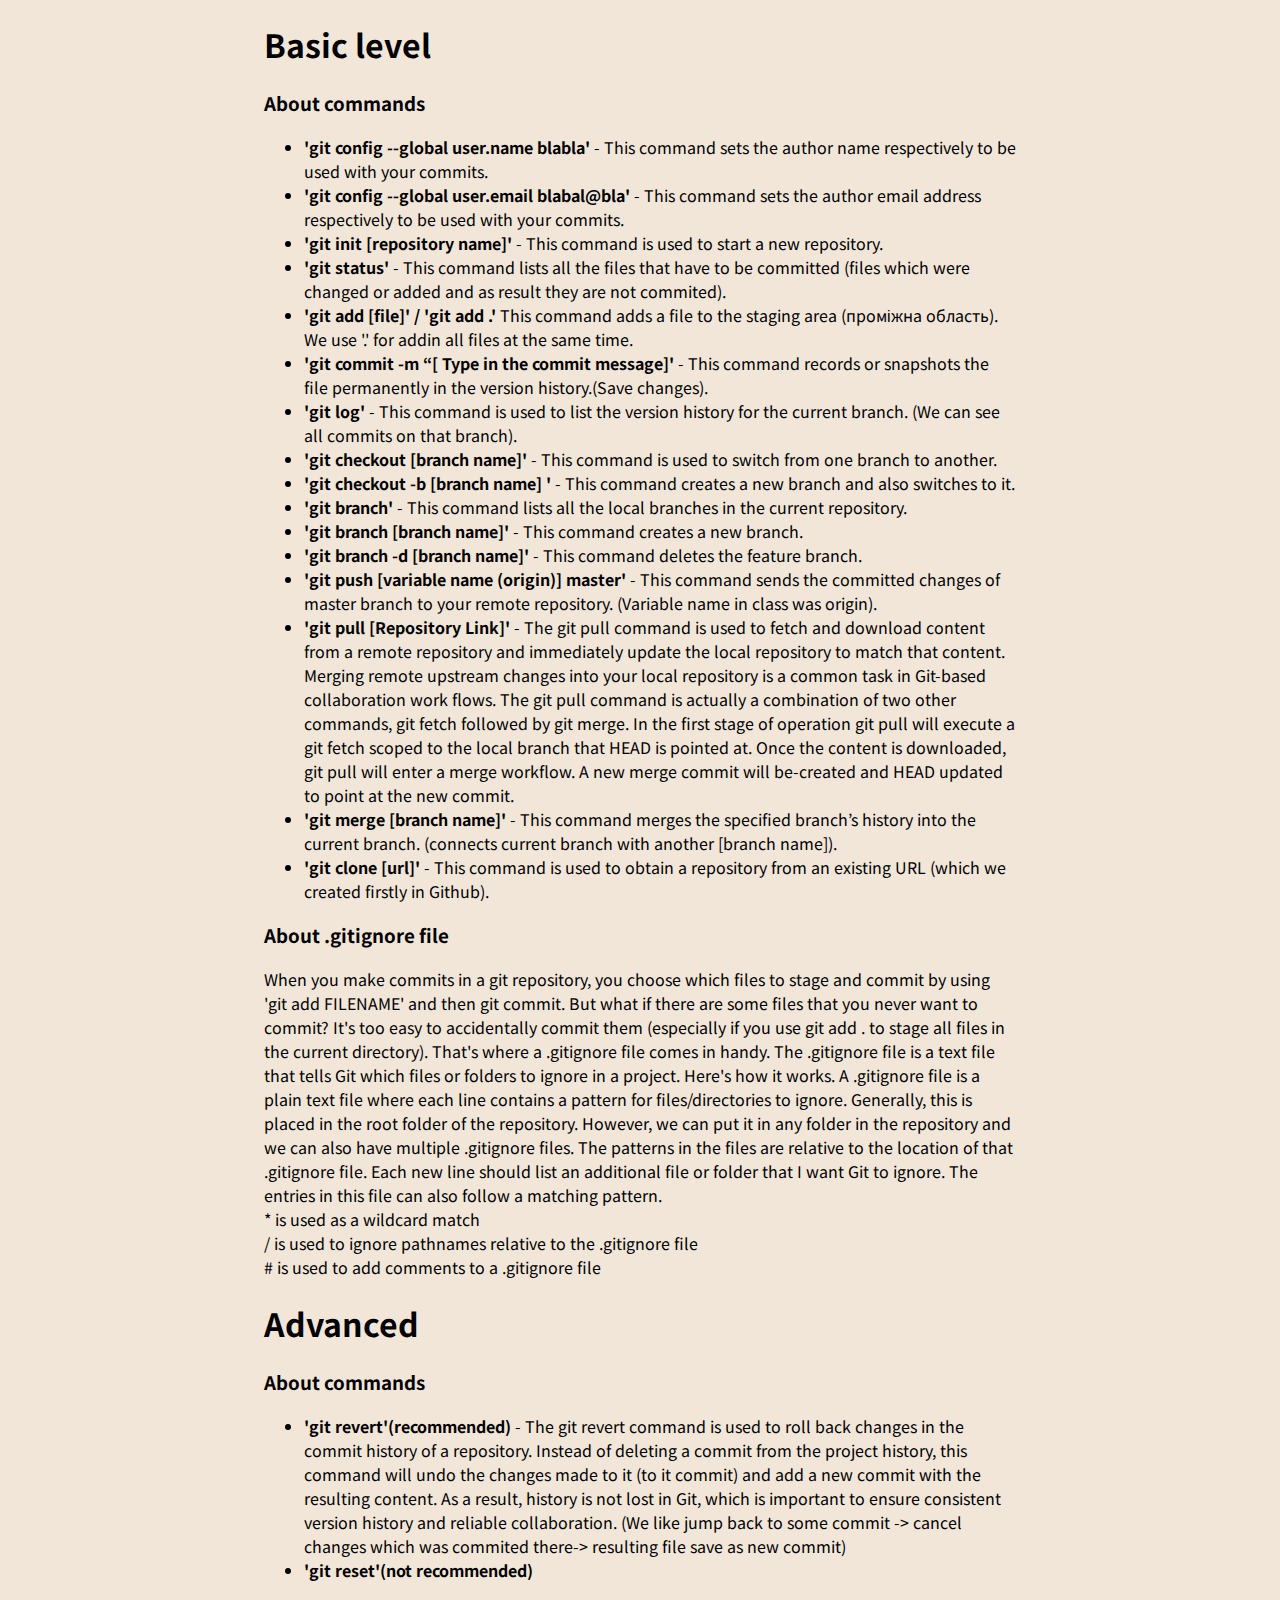
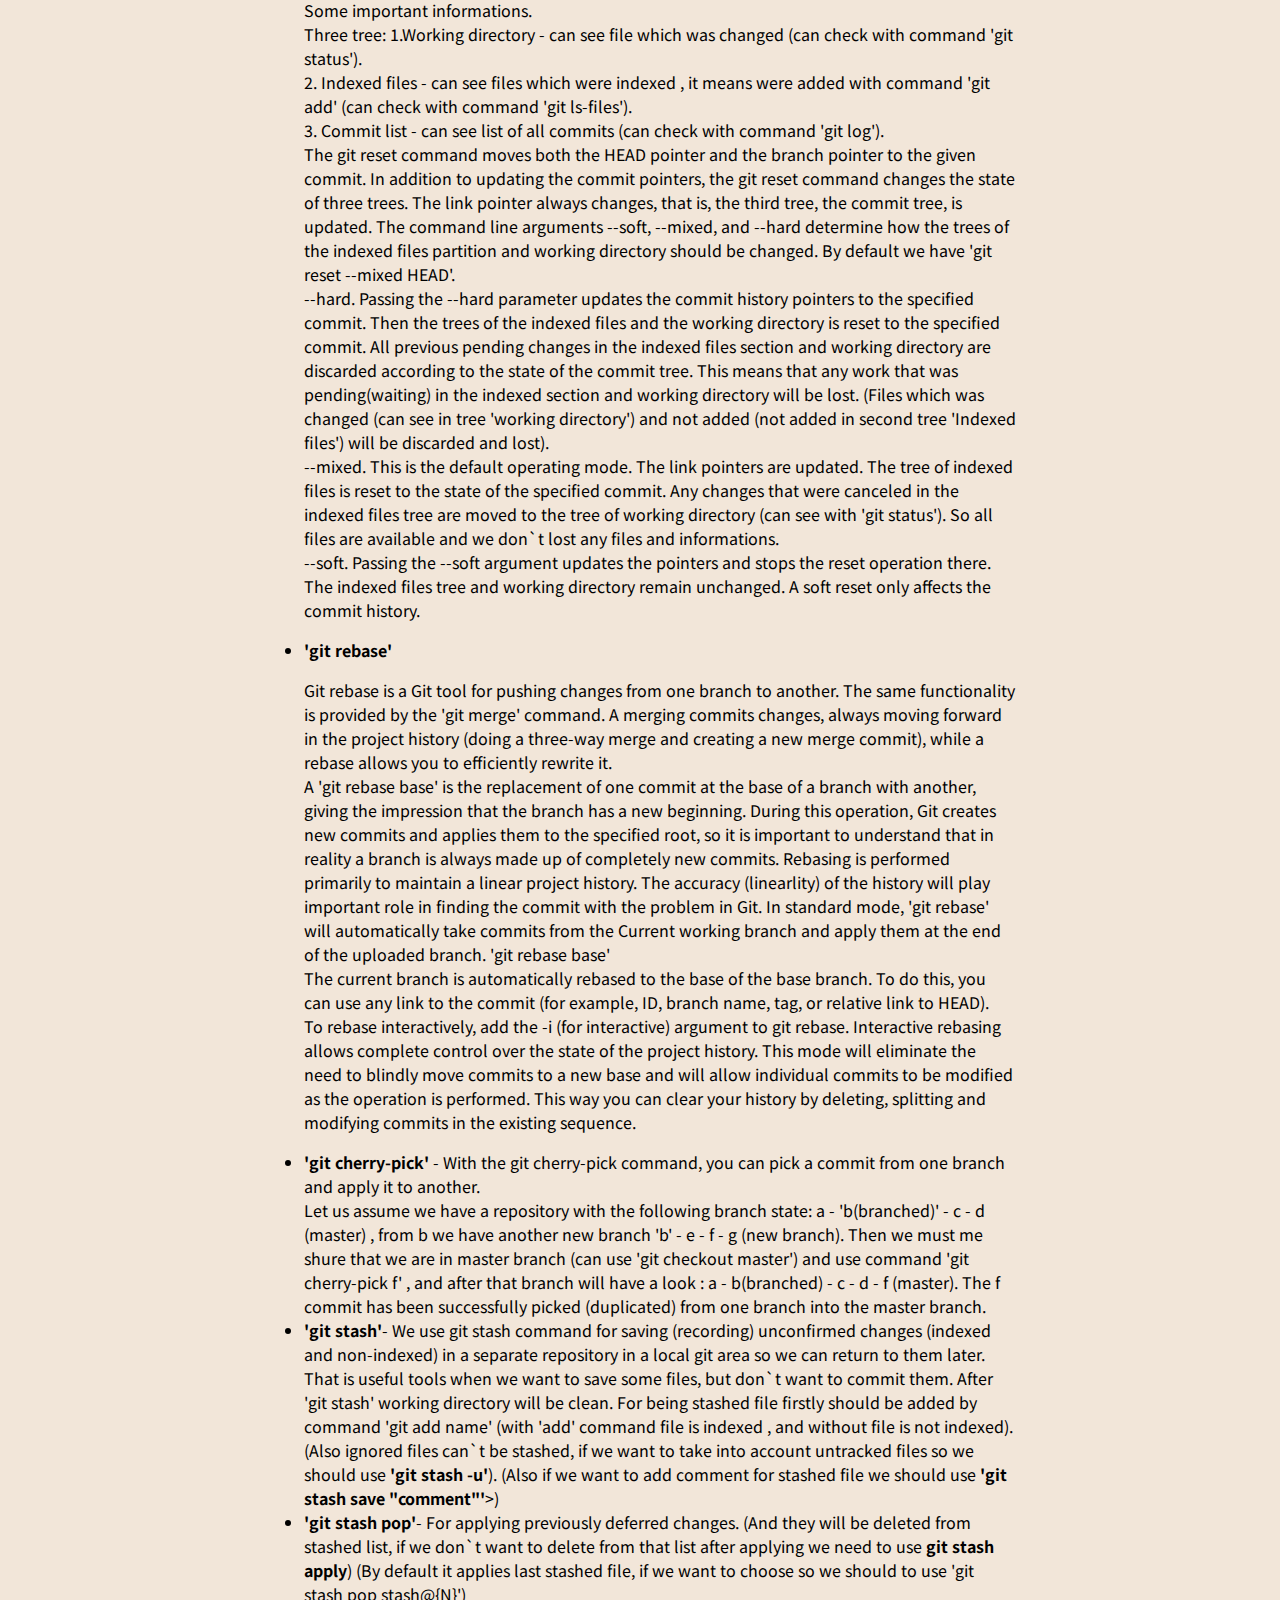
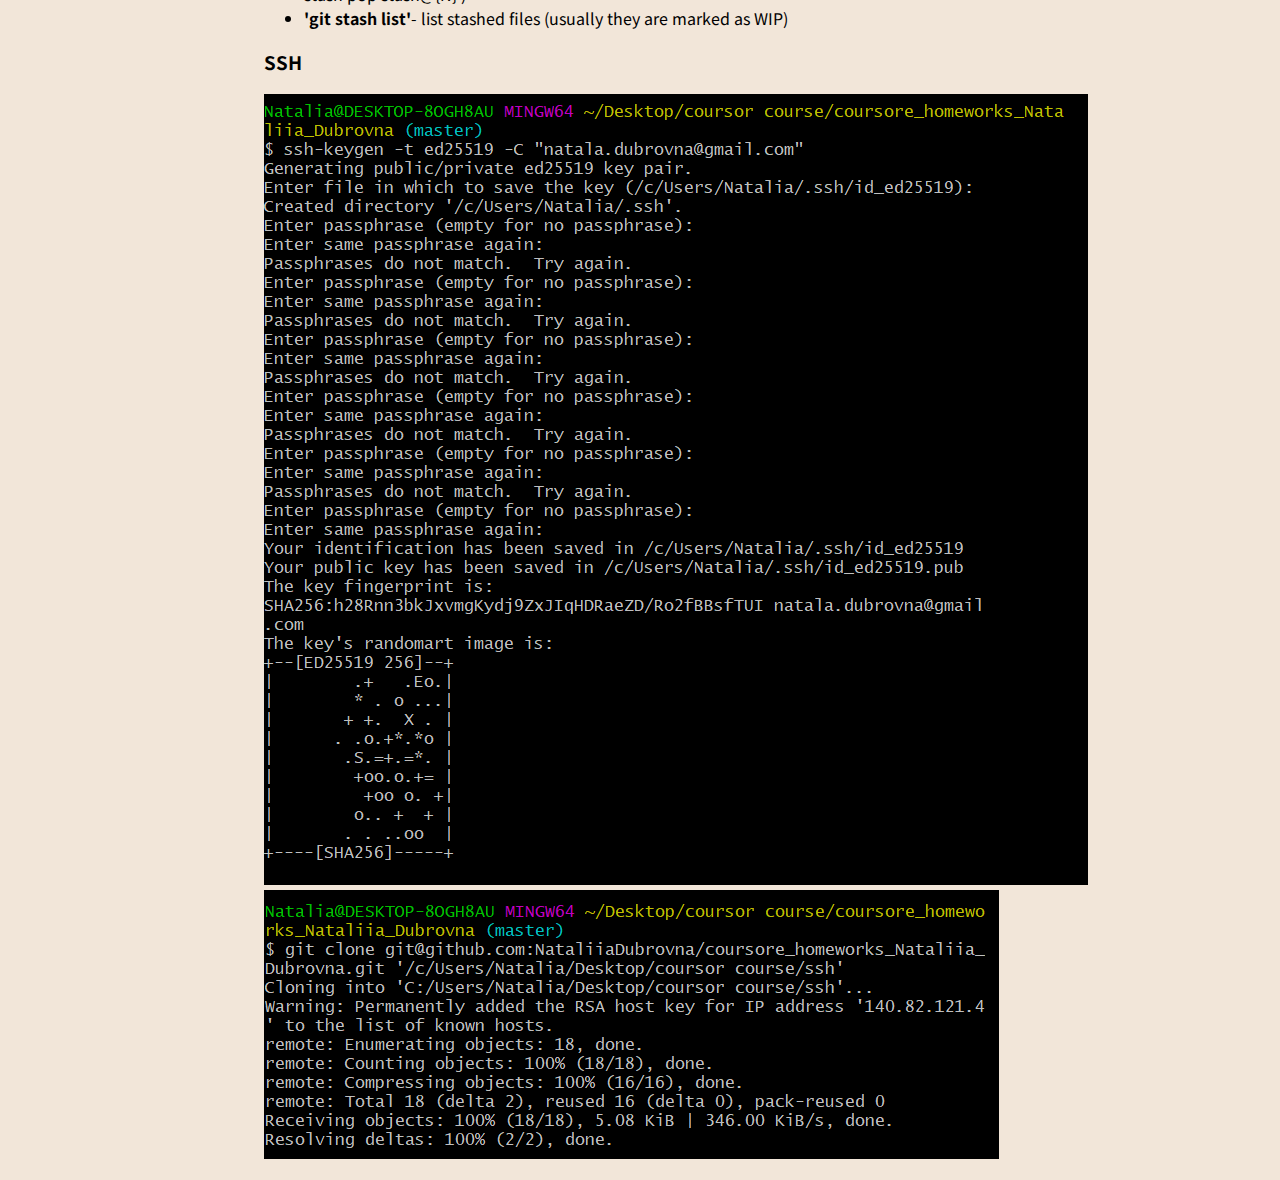
<file: 01_homework_dubrovna/01hw.html>
<!DOCTYPE html>
<html lang="en">
<head>
    <meta charset="UTF-8">
    <meta http-equiv="X-UA-Compatible" content="IE=edge">
    <meta name="viewport" content="width=device-width, initial-scale=1.0">
    <title>01_hw_dubrovna</title>
    <link rel="stylesheet" href="01hw.css">
    <link rel="preconnect" href="https://fonts.gstatic.com">
    <link href="https://fonts.googleapis.com/css2?family=Noto+Sans+JP:wght@300&display=swap" rel="stylesheet">

    <script src="01hw.js" defer></script>
</head>
<body>
   <h1>Basic level</h1>
   <h3>About commands</h3>
     <ul>
        <li><b>'git config --global user.name blabla'</b> - This command sets the author name respectively to be used with your commits.</li>
        <li><b>'git config --global user.email blabal@bla'</b> - This command sets the author email address respectively to be used with your commits.</li>
        <li><b>'git init [repository name]'</b> - This command is used to start a new repository.</li>
        <li><b>'git status'</b> - This command lists all the files that have to be committed (files which were changed or added and as result they are not commited).</li>
        <li><b>'git add [file]' / 'git add .'</b> This command adds a file to the staging area (проміжна область). We use '.' for addin all files at the same time.</li>
        <li><b>'git commit -m “[ Type in the commit message]'</b> - This command records or snapshots the file permanently in the version history.(Save changes).</li>
        <li><b>'git log'</b> - This command is used to list the version history for the current branch. (We can see all commits on that branch).</li>
        <li><b>'git checkout [branch name]'</b> - This command is used to switch from one branch to another.</li>
        <li><b>'git checkout -b [branch name] '</b> - This command creates a new branch and also switches to it.</li>
        <li><b>'git branch'</b> - This command lists all the local branches in the current repository.</li>
        <li><b>'git branch [branch name]'</b> - This command creates a new branch.</li>
        <li><b>'git branch -d [branch name]'</b> - This command deletes the feature branch.</li>
        <li><b>'git push [variable name (origin)] master'</b> - This command sends the committed changes of master branch to your remote repository. (Variable name in class was origin).</li>
        <li><b>'git pull [Repository Link]'</b> - The git pull command is used to fetch and download content from a remote repository and immediately update the local repository to match that content. Merging remote upstream changes into your local repository is a common task in Git-based collaboration work flows. The git pull command is actually a combination of two other commands, git fetch followed by git merge. In the first stage of operation git pull will execute a git fetch scoped to the local branch that HEAD is pointed at. Once the content is downloaded, git pull will enter a merge workflow. A new merge commit will be-created and HEAD updated to point at the new commit.</li> 
        <li><b>'git merge [branch name]'</b> - This command merges the specified branch’s history into the current branch. (connects current branch with another [branch name]).</li>
        <li><b>'git clone [url]'</b> - This command is used to obtain a repository from an existing URL (which we created firstly in Github).</li>
     </ul>
     <h3>About .gitignore file</h3>
     <p>
        When you make commits in a git repository, you choose which files to stage and commit by using 'git add FILENAME' and then git commit. But what if there are some files that you never want to commit? It's too easy to accidentally commit them (especially if you use git add . to stage all files in the current directory). That's where a .gitignore file comes in handy.
        The .gitignore file is a text file that tells Git which files or folders to ignore in a project.
        Here's how it works. A .gitignore file is a plain text file where each line contains a pattern for files/directories to ignore. Generally, this is placed in the root folder of the repository. However, we can put it in any folder in the repository and we can also have multiple .gitignore files. The patterns in the files are relative to the location of that .gitignore file.
        Each new line should list an additional file or folder that I want Git to ignore.
        The entries in this file can also follow a matching pattern. <br>
        * is used as a wildcard match <br>
        / is used to ignore pathnames relative to the .gitignore file <br>
        # is used to add comments to a .gitignore file</p>
     <h1>Advanced</h1>
     <h3>About commands</h3>
     <ul>
         <li><b>'git revert'(recommended)</b> - The git revert command is used to roll back changes in the commit history of a repository. Instead of deleting a commit from the project history, this command will undo the changes made to it (to it commit) and add a new commit with the resulting content. As a result, history is not lost in Git, which is important to ensure consistent version history and reliable collaboration.
            (We like jump back to some commit -> canсel changes which was commited there-> resulting file save as new commit)</li>
         <li><b>'git reset'(not recommended)</b> <p> Some important informations. <br>
             Three tree: 1.Working directory - can see file which was changed (can check with command 'git status'). <br>
            2. Indexed files - can see files which were indexed , it means were added with command 'git add' (can check with command 'git ls-files').<br>
            3. Commit list - can see list of all commits (can check with command 'git log').<br>
            
            The git reset command moves both the HEAD pointer and the branch pointer to the given commit. In addition to updating the commit pointers, the git reset command changes the state of three trees. The link pointer always changes, that is, the third tree, the commit tree, is updated. The command line arguments --soft, --mixed, and --hard determine how the trees of the indexed files partition and working directory should be changed.
            
            By default we have 'git reset --mixed HEAD'.<br>
            
            --hard.
            Passing the --hard parameter updates the commit history pointers to the specified commit. Then the trees of the indexed files and the working directory is reset to the specified commit. All previous pending changes in the indexed files section and working directory are discarded according to the state of the commit tree. This means that any work that was pending(waiting) in the indexed section and working directory will be lost. (Files which was changed (can see in tree 'working directory') and not added (not added in second tree 'Indexed files') will be discarded and lost).<br>
            
            --mixed.
             This is the default operating mode. The link pointers are updated. The tree of indexed files is reset to the state of the specified commit. Any changes that were canceled in the indexed files tree are moved to the tree of working directory (can see with 'git status').  So all files are available and we don`t lost any files and informations. <br>
            
            --soft.
            Passing the --soft argument updates the pointers and stops the reset operation there. The indexed files tree and working directory remain unchanged. A soft reset only affects the commit history.</p>
    </p></li>
         <li><b>'git rebase'</b> <p>Git rebase is a Git tool for pushing changes from one branch to another. The same functionality is provided by the 'git merge' command. A merging commits changes, always moving forward in the project history (doing a three-way merge and creating a new merge commit), while a rebase allows you to efficiently rewrite it. <br>

            A 'git rebase base' is the replacement of one commit at the base of a branch with another, giving the impression that the branch has a new beginning. During this operation, Git creates new commits and applies them to the specified root, so it is important to understand that in reality a branch is always made up of completely new commits.
            Rebasing is performed primarily to maintain a linear project history. The accuracy (linearlity) of the history will play important role in finding the commit with the problem in Git.
             
            In standard mode, 'git rebase' will automatically take commits from the Current working branch and apply them at the end of the uploaded branch.
            'git rebase base' <br>
            The current branch is automatically rebased to the base of the base branch. To do this, you can use any link to the commit (for example, ID, branch name, tag, or relative link to HEAD). <br>
            
            To rebase interactively, add the -i (for interactive) argument to git rebase.
            Interactive rebasing allows complete control over the state of the project history. This mode will eliminate the need to blindly move commits to a new base and will allow individual commits to be modified as the operation is performed. This way you can clear your history by deleting, splitting and modifying commits in the existing sequence.</p></li>
         <li><b>'git cherry-pick'</b> -  With the git cherry-pick command, you can pick a commit from one branch and apply it to another. </br>
            Let us assume we have a repository with the following branch state: a - 'b(branched)' - c - d (master)  , from b we have another new branch 'b' - e - f - g (new branch).  Then we must me shure that we are in master branch (can use 'git checkout master') and use command 'git cherry-pick f' , and after that branch will have a look : a - b(branched) - c - d - f (master). The f commit has been successfully picked (duplicated) from one branch into the master branch.</li>
         <li><b>'git stash'</b>- We use git stash command for saving (recording) unconfirmed changes (indexed and non-indexed) in a separate repository in a local git area so we can return to them later. That is useful tools when we want to save some files, but don`t want to commit them. After 'git stash' working directory will be clean. For being stashed file firstly should be added by command 'git add name' (with 'add' command file is indexed , and without file is not indexed).
             (Also ignored files can`t be stashed, if we want to take into account untracked files so we should use <b> 'git stash -u'</b>).
            (Also if we want to add comment for stashed file we should use <b>'git stash save "comment"'</b>>) </li>
         <li><b>'git stash pop'</b>- For applying previously deferred changes. (And they will be deleted from stashed list, if we don`t want to delete from that list after applying we need to use <b>git stash apply</b>)
        (By default it applies last stashed file, if we want to choose so we should to use 'git stash pop stash@{N}')</li>
        <li><b>'git stash list'</b>- list stashed files (usually they are marked as WIP)</li>
     </ul>
     <h3>SSH</h3>
     <img src="img/1.png" alt="key">
     <img src="img/2.png" alt="clone">
     <p></p>
</body>
</html>
</file>
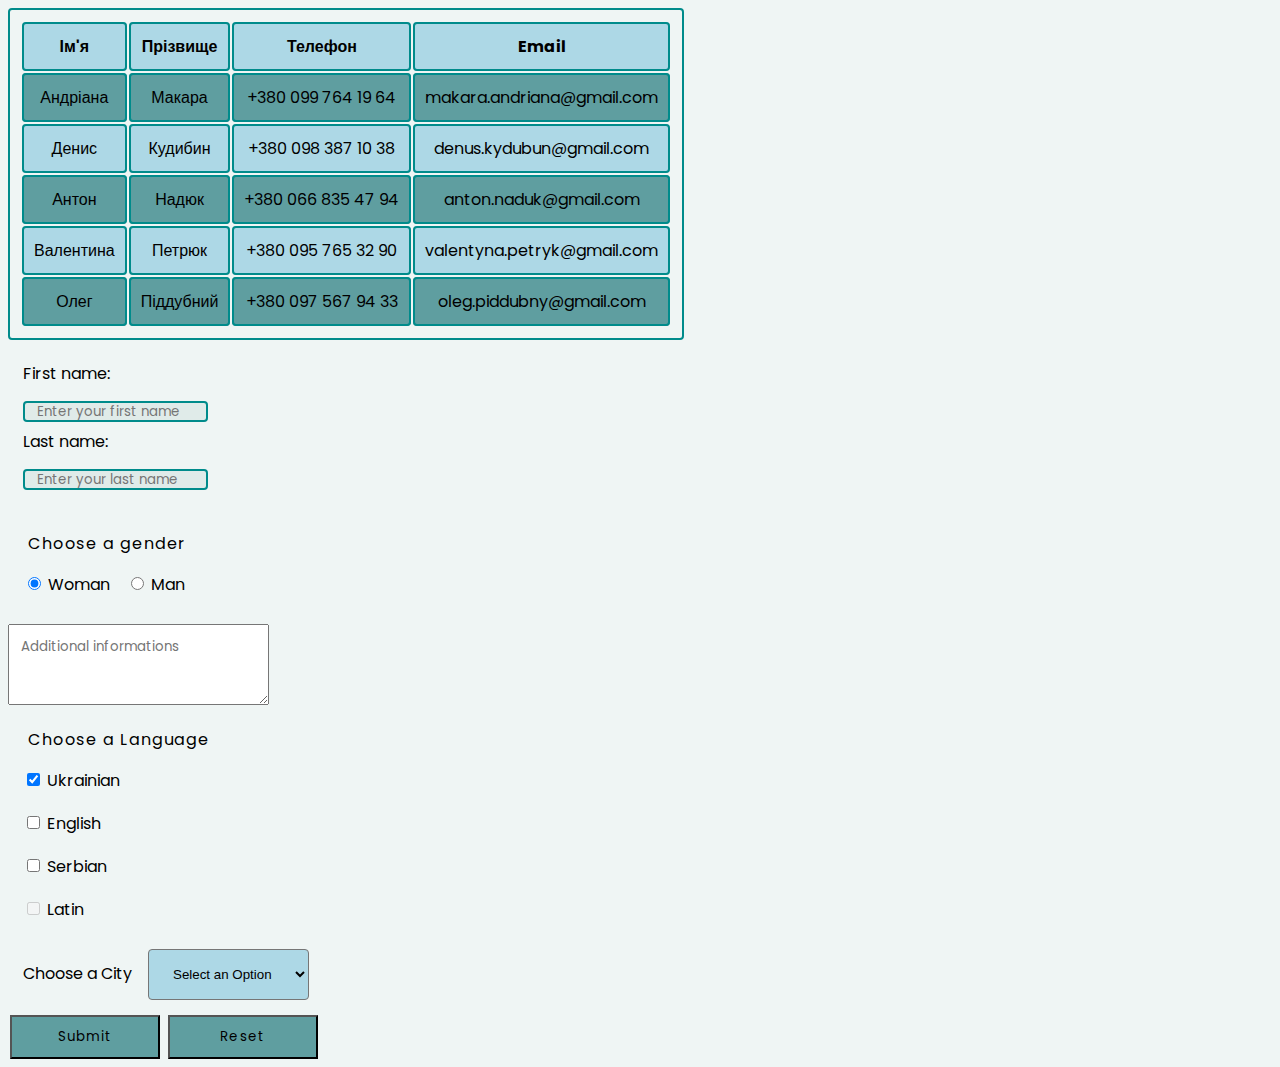
<file: 02_homework_dubrovna/02hw.html>
<!DOCTYPE html>
<html lang="en">
<head>
    <meta charset="UTF-8">
    <meta http-equiv="X-UA-Compatible" content="IE=edge">
    <meta name="viewport" content="width=device-width, initial-scale=1.0">
    <link rel="stylesheet" href="02hw.css">
    <link rel="preconnect" href="https://fonts.gstatic.com">
    <link href="https://fonts.googleapis.com/css2?family=Poppins:wght@300&display=swap" rel="stylesheet">   
    <title>HW2</title>
</head>
<body>
      <table>
        <tr>
            <th>Ім'я</th>
            <th>Прізвище</th>
            <th>Телефон</th>
            <th>Email</th>
        </tr>
        <tr>
            <td>Андріана</td>
            <td>Макара</td>
            <td>+380 099 764 19 64</td>
            <td>makara.andriana@gmail.com</td>
        </tr>
        <tr>
            <td>Денис</td>
            <td>Кудибин</td>
            <td>+380 098 387 10 38</td>
            <td>denus.kydubun@gmail.com</td>
        </tr>
        <tr>
            <td>Антон</td>
            <td>Надюк</td>
            <td>+380 066 835 47 94</td>
            <td>anton.naduk@gmail.com</td>
        </tr>
        <tr>
            <td>Валентина</td>
            <td>Петрюк</td>
            <td>+380 095 765 32 90</td>
            <td>valentyna.petryk@gmail.com</td>
        </tr>
        <tr>
            <td>Олег</td>
            <td>Піддубний</td>
            <td>+380 097 567 94 33</td>
            <td>oleg.piddubny@gmail.com</td>
        </tr>
      </table>

      <form action="#" method="get"  enctype="multipart/form-data">
        <div class="name">
        <label for="first_name">First name:</label><br>
        <input tabindex="1" placeholder="Enter your first name" type="text" id="first_name" name="first_name" value=""><br>
        <label for="last_name">Last name:</label><br>
        <input tabindex="2" placeholder="Enter your last name" type="text" id="last_name" name="last_name" value=""><br><br>
        </div>

        <div class="gender">
            <p>Choose a gender</p>
            <input checked type="radio" value="woman" name="gender" id="woman"> <label for="woman">Woman</label>
            <input  type="radio" value="man" name="gender" id="man"> <label for="man">Man</label>
        </div>

        <div>
        <textarea name="additional informations" cols ="30" rows="5" placeholder="Additional informations"></textarea>
        </div>

        <div class="language">
            <p>Choose a Language</p>
            <input type="checkbox" name="Ukrainian" value="yes" id="Ukrainian" checked/> <label for="Ukrainian">Ukrainian</label><br>
            <input type="checkbox" name="English" value="yes" id="English"/> <label for="English">English</label><br>
            <input type="checkbox" name="Serbian" value="yes" id="Serbian"/> <label for="Serbian">Serbian</label><br>
            <input type="checkbox" name="Latin" value="yes" id="Latin" disabled/> <label for="Latin">Latin</label><br>
        </div>

        <div class="city">
            <label for="city">Choose a City</label>
            <select name="city" id="city">
                <option value="none" selected disabled hidden> Select an Option</option>
                <option value="Kyiv">Kyiv</option>
                <option value="Lviv">Lviv</option>
                <option value="Odessa">Odessa</option>
                <option value="Atlantida" disabled>Atlantida</option>
            </select>
        </div>

        <div>
            <input type="submit" value="Submit" class="btn">
            <input type="reset" value='Reset' class="btn">
        </div>
        
      </form>
</body>
</html>
</file>
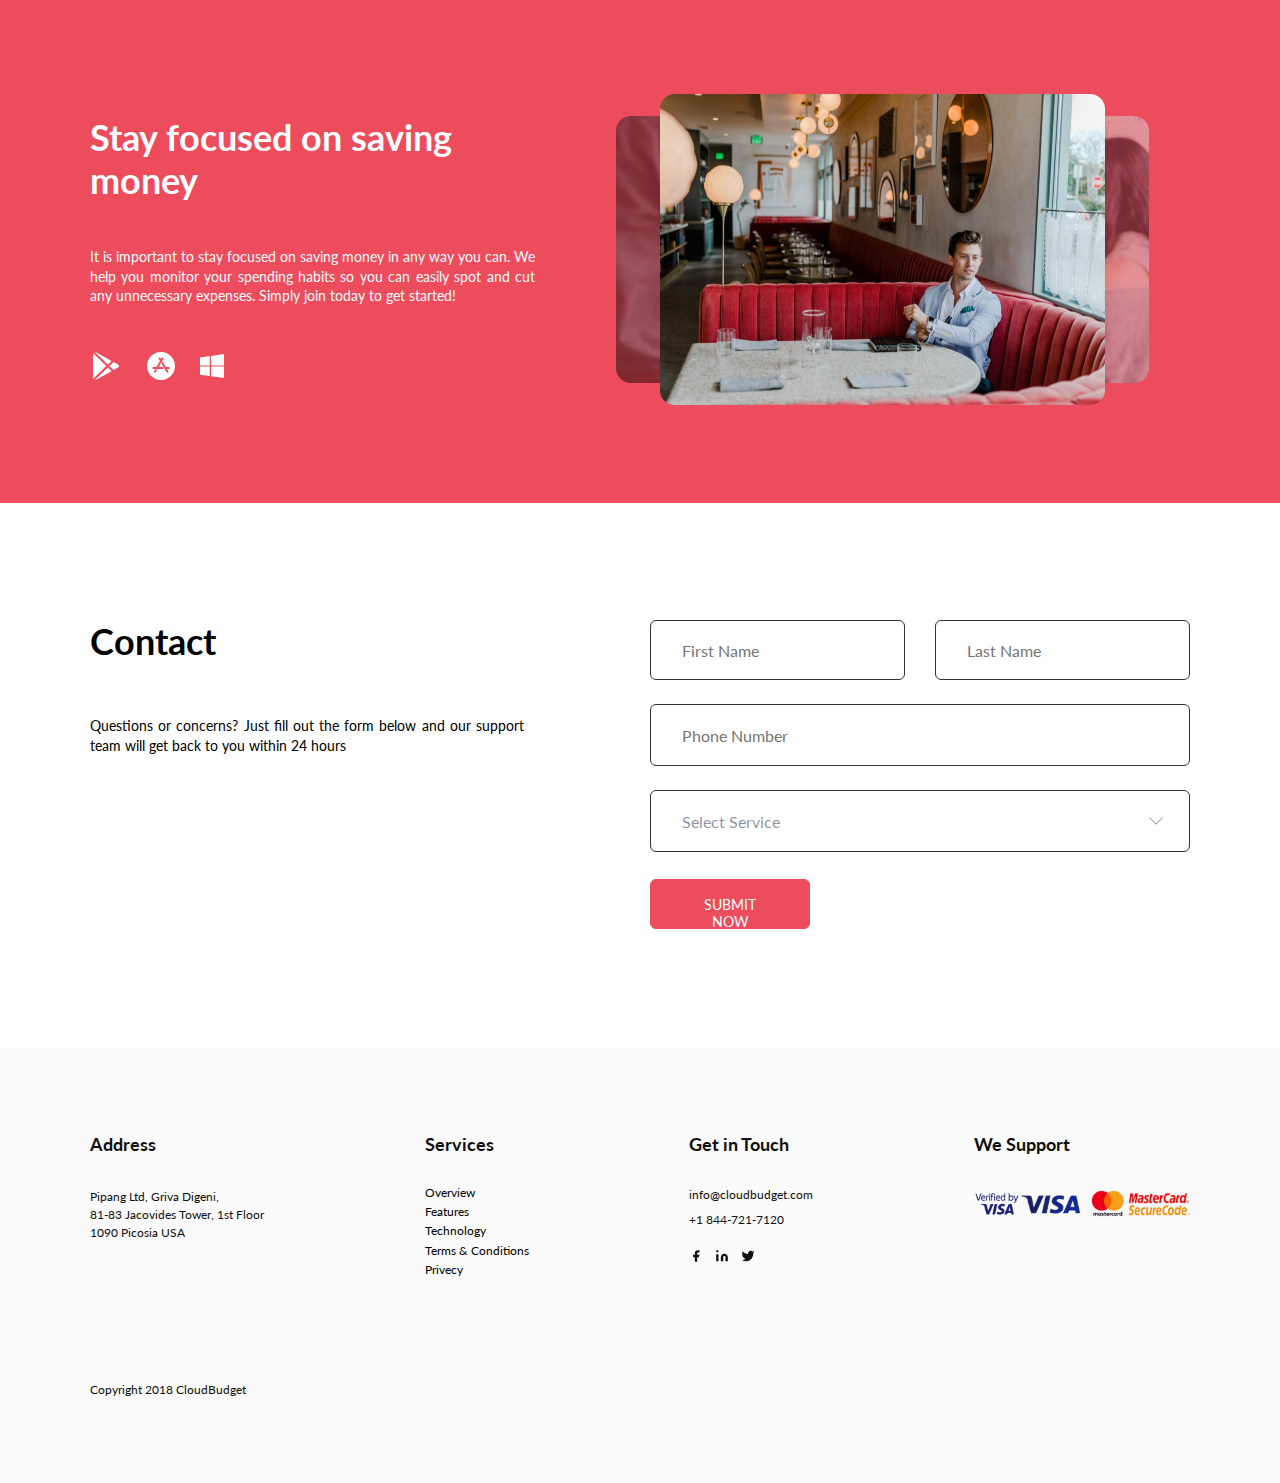
<file: 04_homework_dubrovna/04hw.html>
<!DOCTYPE html>
<html lang="en">
<head>
    <meta charset="UTF-8">
    <meta http-equiv="X-UA-Compatible" content="IE=edge">
    <meta name="viewport" content="width=device-width, initial-scale=1.0">
    <link rel="stylesheet" href="04hw.css">
    <title>04_homework_Dubrovna</title>
    <link rel="preconnect" href="https://fonts.gstatic.com">
    <link href="https://fonts.googleapis.com/css2?family=Lato:wght@100;300;400;700;900&display=swap" rel="stylesheet">  
</head>
<body>
    <header class="header">
        <div class="container">
            <div class="header_inner">
                <div class="header_text">
                    <h1 class="header__title">Stay focused on saving money</h1>
                    <p class="header__text_inner">It is important to stay focused on saving money in any way you can. We help you monitor your spending habits so you can easily spot and cut any unnecessary expenses. Simply join today to get started!</p>
                    <div class="header_icons">
                        <a href="#" ><img src="img/ion-logo-google-playstore.svg" alt="ion-logo-google-playstore"></a>
                        <a href="#" ><img src="img/ion-logo-apple-appstore.svg" alt="ion-logo-apple-appstore"></a>
                        <a href="#" ><img src="img/simple-icons_windows.svg" alt="simple-icons_windows"></a>
                    </div>
                </div>
            <div class='slider_box'>
                <img src="img/Slider.png" class="header_img" alt="boy on the tabel">
            </div>
        </div>
        </div>
    </header>
    <main>
        <div class="contact">
            <div class="container">
                <div class="contact_inner">
                    <div class="contact_text">
                        <h1 class="contact_title">Contact</h1>
                        <div class="contact_text_inner">Questions or concerns? Just fill out the form below and our support team will get back to you within 24 hours</div>
                    </div>
                    <form action="#" enctype="multipart/form-data" method="GET" class="contact_form">
                        <input type="text" class="first_name" placeholder="First Name">
                        <input type="text" class="second_name" placeholder="Last Name">
                        <input type="text"class="phone_number" placeholder="Phone Number">
                        <select name="select service" class="select_service">
                            <option value="none" selected disabled hidden>Select Service</option>
                            <option value="some other">Some Service</option>
                        </select>
                        <button type="submit" class="submit_button">Submit Now</button>
                    </form>
                </div>
            </div>
        </div>
    </main>
    <footer>
        <div class="container">
            <div class="footer_inner">
                <div class="addres_column">
                    <h3 class="addres_title">Address</h3>
                    <p class="addres_text">Pipang Ltd, Griva Digeni, <br>
                        81-83 Jacovides Tower, 1st Floor <br>
                        1090 Picosia USA</p>
                    <p class="copyright">Copyright 2018 CloudBudget</p>
                </div>
                <div class="services_column">
                    <h3 class="services_title">Services</h3>
                    <ul class="service_list">
                        <li>Overview  </li>
                        <li>Features</li>
                        <li>Technology</li>
                        <li>Terms & Conditions</li>
                        <li>Privecy</li>
                    </ul>
                </div>
                <div class="touch_column">
                    <h3 class="touch_title">Get in Touch</h3>
                    <p class="mail">info@cloudbudget.com</p>
                    <p class="phone">+1 844-721-7120</p>
                    <div class="contact_icons">
                        <a href="#" ><img src="img/feather-facebook.svg" alt="facebook"></a>
                        <a href="#" ><img src="img/feather-linkedin.svg" alt="linkedin"></a>
                        <a href="#" ><img src="img/feather-twitter.svg" alt="twitter"></a>
                    </div>
                </div>
                <div class="support_column">
                        <h3 class="support_title">We Support</h3>
                        <img src="img/secure-p-1 1.svg" alt="visa,mastercard">
                </div>
            </div>
        </div>
    </footer>
</body>
</html>
</file>
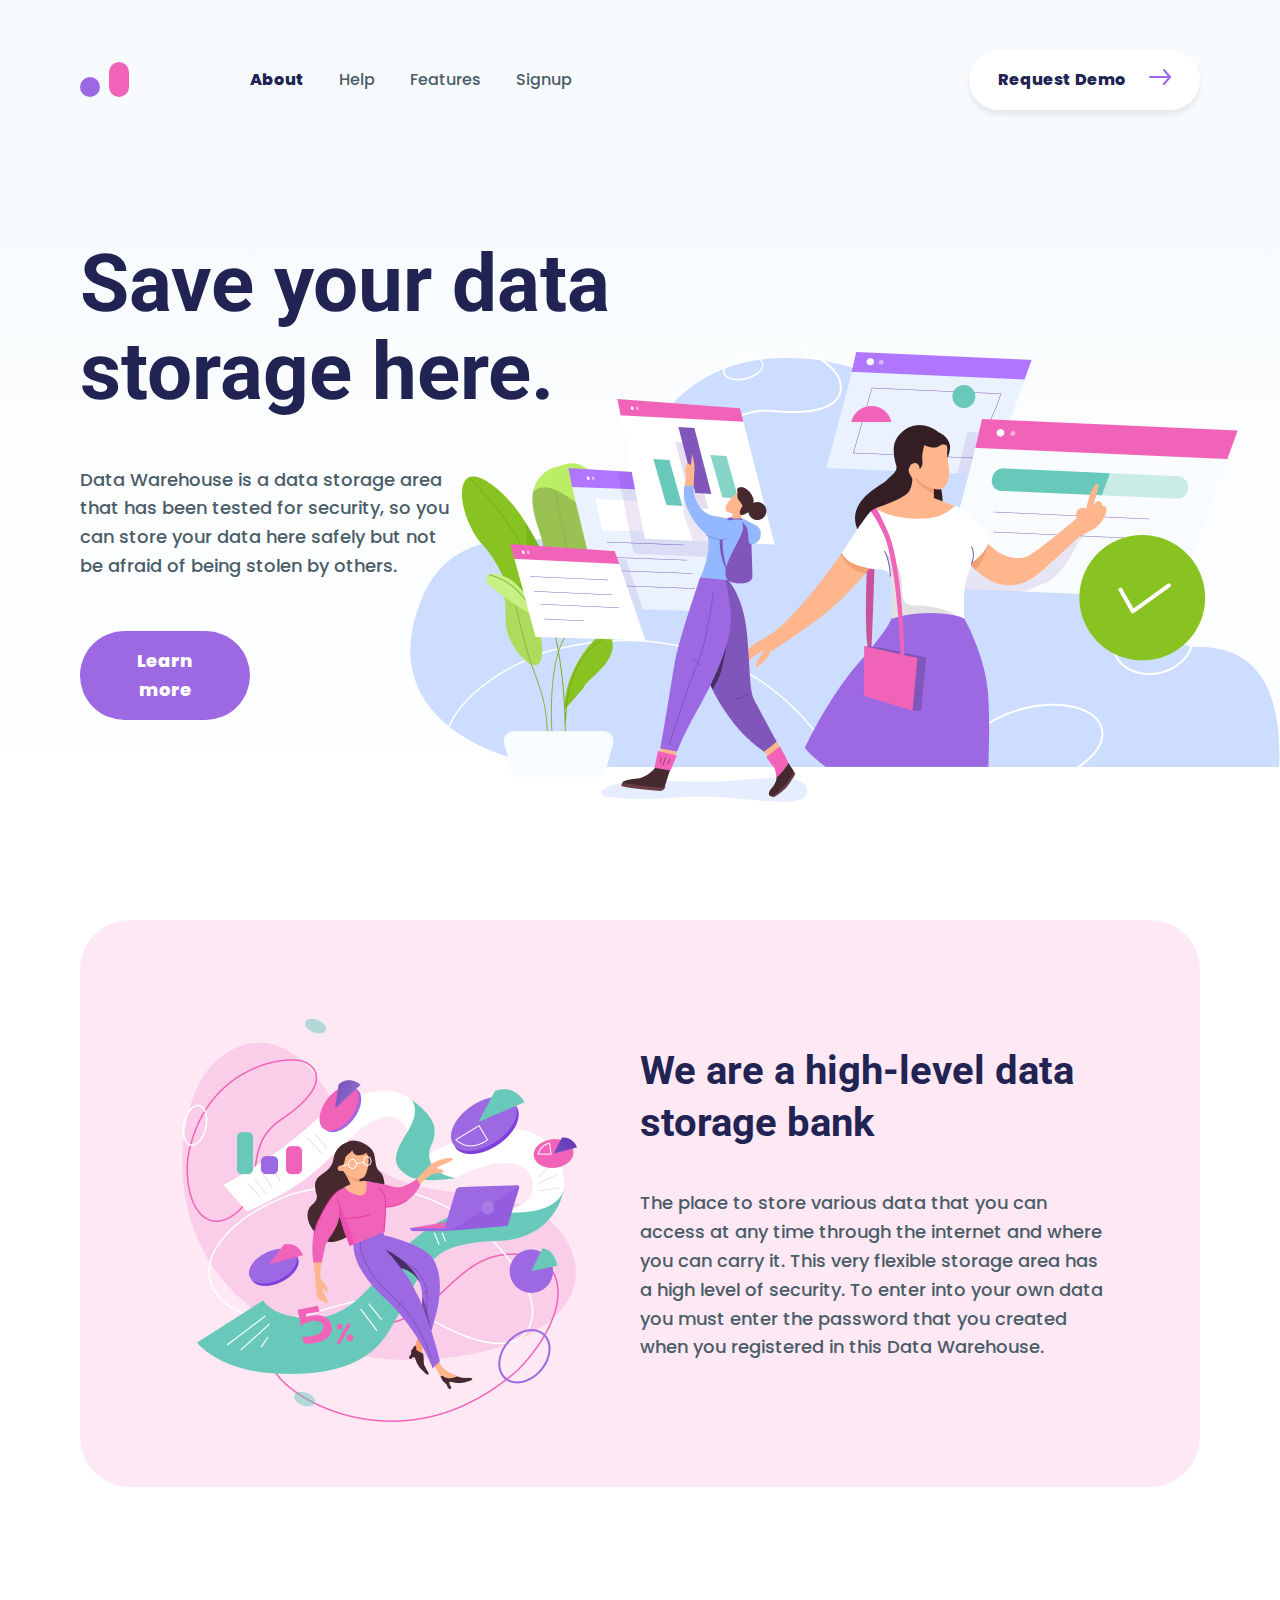
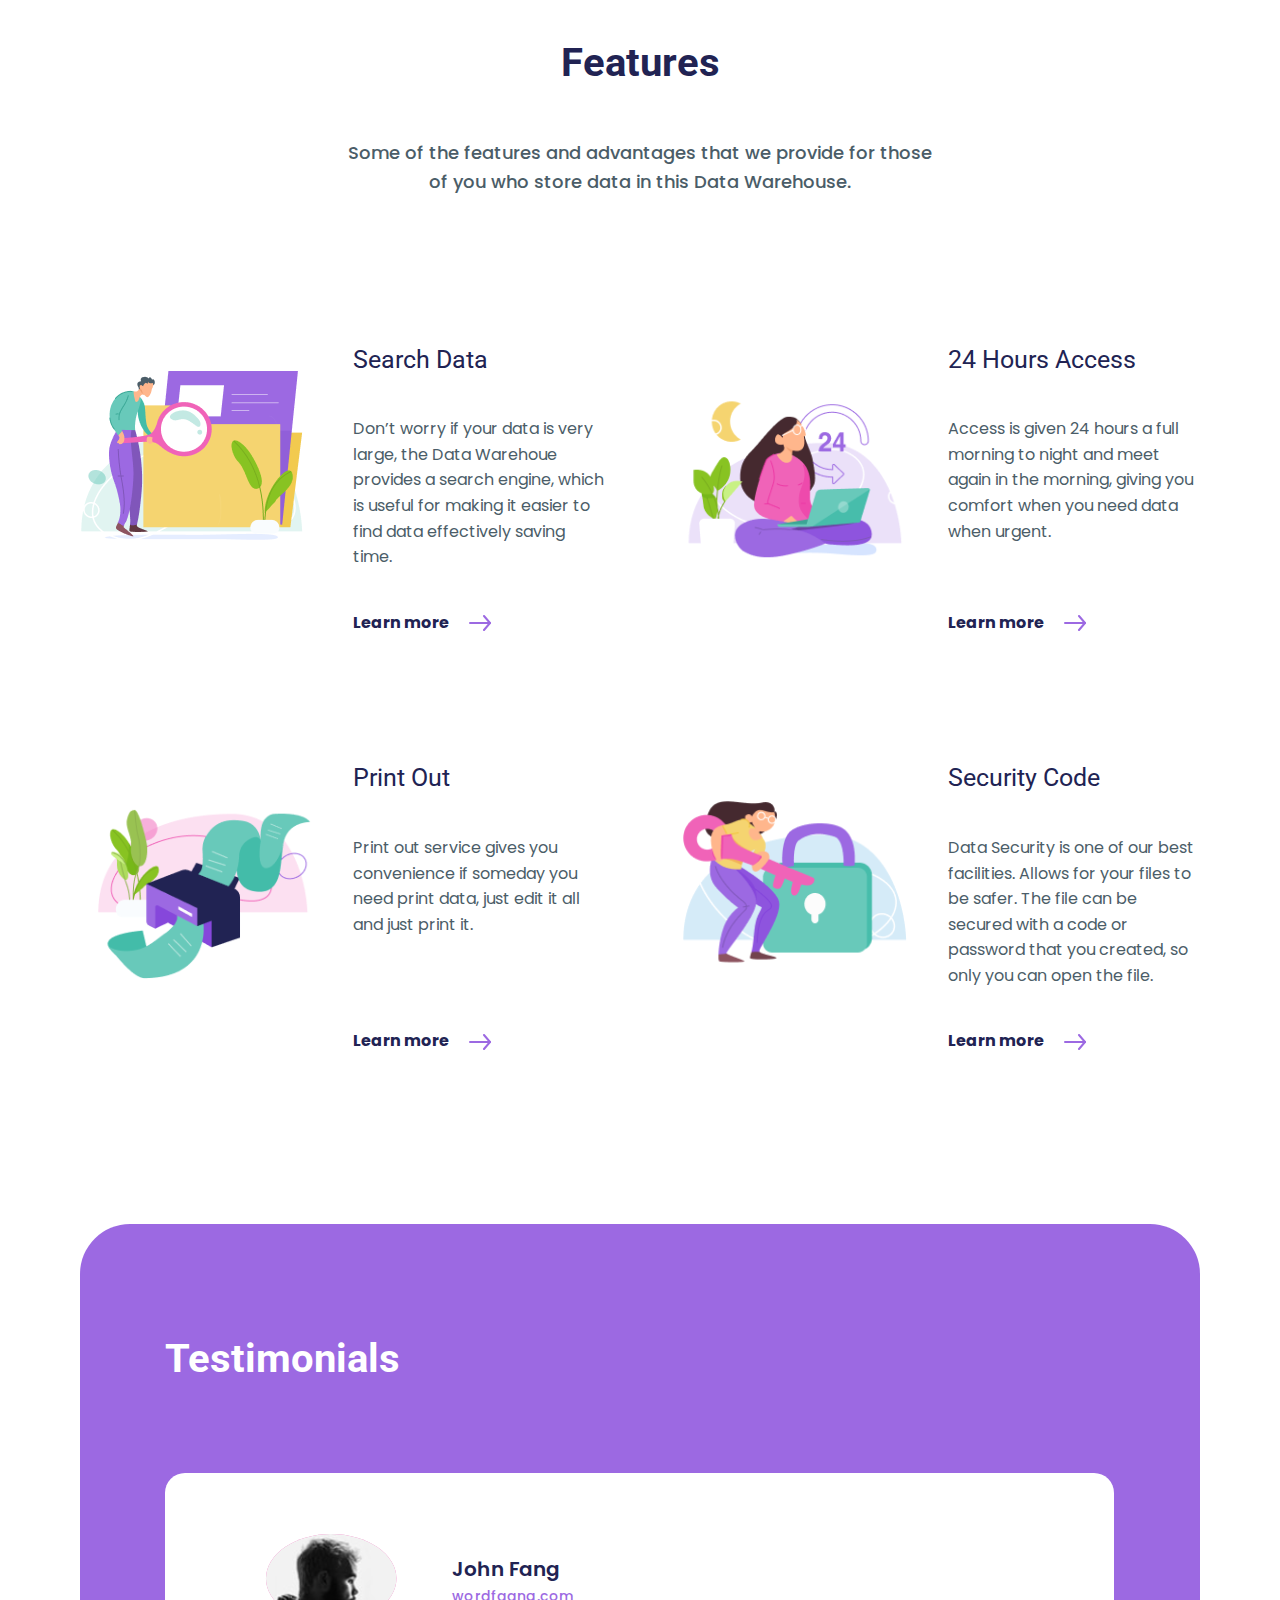
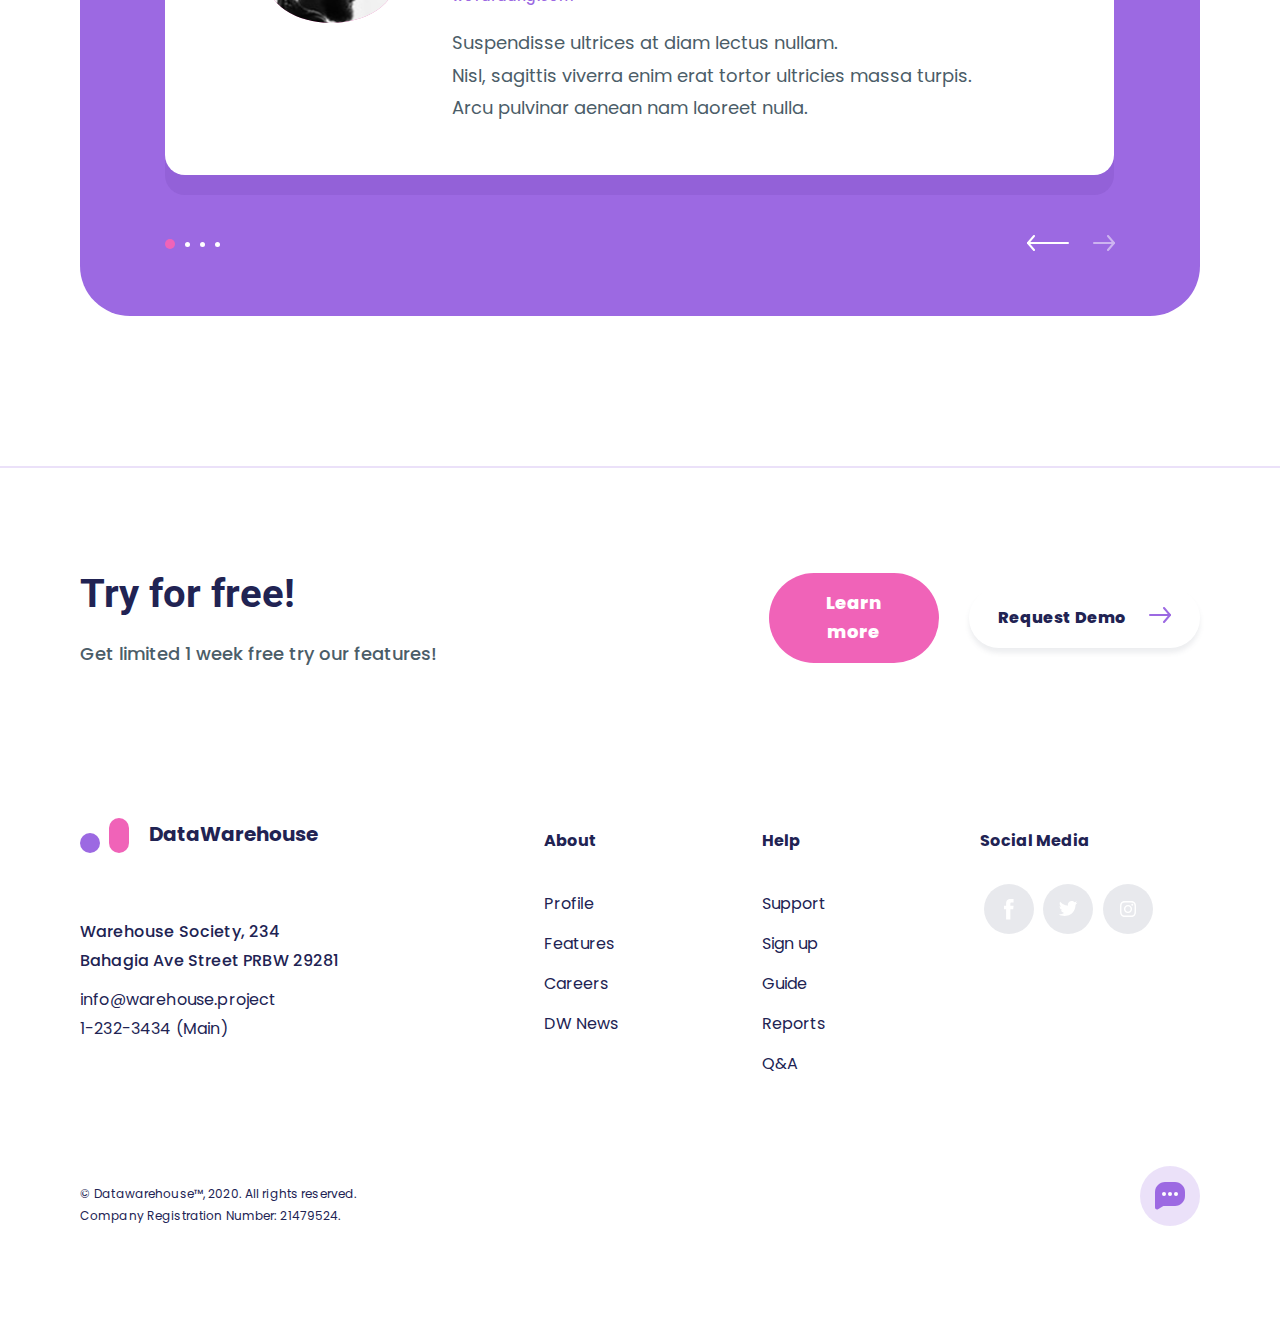
<file: 05_homework_dubrovna/05hw.html>
<!DOCTYPE html>
<html lang="en">
<head>
    <meta charset="UTF-8">
    <meta http-equiv="X-UA-Compatible" content="IE=edge">
    <meta name="viewport" content="width=device-width, initial-scale=1.0">
    <link rel="stylesheet" href="05hw.css">
    <link rel="preconnect" href="https://fonts.gstatic.com">
        <link href="https://fonts.googleapis.com/css2?family=Poppins:wght@200;300;400;500;600;700;800;900&family=Roboto:wght@100;300;400;500;700;900&display=swap" rel="stylesheet">    
    <title>05_hw_Dubrovna</title>
</head>
<body>
    <header class="header_block">
        <div class="wrapper">
            <div class="header_inner">
                <div class="logo_figures logo_figures_nv">
                    <div class="smal_part"></div>
                    <div class="big_part"></div>
                </div>
                <nav class="header_nav">
                    <a href="#" class="nav_items">About</a>
                    <a href="#" class="nav_items">Help</a>
                    <a href="#" class="nav_items">Features</a>
                    <a href="#" class="nav_items">Signup</a>
                </nav>
                <button class="button_header">Request Demo <img src="img/purpl arrow write.svg" alt="purpl arrow write"></button>
            </div>
        </div>
    </header>

    <main class="main_block">

        <div class="wrapper_logo">
            <div class="wrapper_img_logo">
                <img src="img/image1 1.svg" alt="woomens">
            </div>
            <div class="wrapper">
                <div class="logo_text_box">
                    <div class="logo_title">Save your data storage here.</div>
                    <p class="logo_text">Data Warehouse is a data storage area that has been
                    tested for security, so you can store your data here
                    safely but not be afraid of being stolen by others.</p>
                    <button class="logo_button">Learn more</button>
                </div>
            </div>
        </div>

        <div class="informations_block">
            <div class="wrapper">
                <div class="information_inner">
                    <div class="img_information_wrapper">
                        <img src="img/image2.svg" alt="wooman">
                    </div>
                    <div class="information_text_block">
                        <h2 class="information_title">We are a high-level
                            data 
                            storage bank
                        </h2>
                        <p class="information_text">The place to store various data that you can access at any time through the internet  and where you can carry it. 
                            This very flexible storage area has a high level of security. To enter into your own data you must enter the password that you created when you registered in this Data Warehouse. 
                        </p>
                    </div>
                </div>
            </div>
        </div>

        <div class="title_block">
            <div class="title_block_header">Features</div>
            <p class="title_block_text">Some of the features and advantages that we provide for those of you who store data in this Data Warehouse.</p>
        </div>
    
        <div class="advantages_block">
            <div class="wrapper">
                <div class="advantages_block_inner">



                    <div class="advantages_data_">
                        <div class="advantages_img_container">
                            <img src="img/image3 1.svg" alt="search_img">
                        </div>
                        <div class="advantages_text">
                            <h4 class="advantages_title">Search Data</h4>
                            <p class="advantages_text_inner">Don’t worry if your data is very large, the Data Warehoue provides a search engine, which is useful for making it easier to find data effectively saving time.</p>
                            <div class="advantades_label_link_block">
                                <p class="advantades_label_link">Learn more</p>
                                <a href="#"> <img src="img/purpl arrow write.svg" alt="arrow"></a>
                            </div>
                        </div>
                    </div>

                    <div class="advantages_data_">
                        <div class="advantages_img_container">
                            <img src="img/image4.svg" alt="search_img">
                        </div>
                        <div class="advantages_text">
                            <h4 class="advantages_title">24 Hours Access</h4>
                            <p class="advantages_text_inner">Access is given 24 hours a full morning to night and
                                meet again in the morning, giving you comfort when
                                you need data when urgent.</p>
                            <div class="advantades_label_link_block">
                                <p class="advantades_label_link">Learn more</p>
                                <a href="#"> <img src="img/purpl arrow write.svg" alt="arrow"></a>
                            </div>
                        </div>
                    </div>

                    <div class="advantages_data_">
                        <div class="advantages_img_container">
                            <img src="img/image5 1.svg" alt="search_img">
                        </div>
                        <div class="advantages_text">
                            <h4 class="advantages_title">Print Out</h4>
                            <p class="advantages_text_inner">Print out service gives you convenience if someday
                                you need print data, just edit it all and just print it.</p>
                            <div class="advantades_label_link_block">
                                <p class="advantades_label_link">Learn more</p>
                                <a href="#"> <img src="img/purpl arrow write.svg" alt="arrow"></a>
                            </div>
                        </div>
                    </div>
 
                    <div class="advantages_data_">
                        <div class="advantages_img_container">
                            <img src="img/image6 1.svg" alt="search_img">
                        </div>
                        <div class="advantages_text">
                            <h4 class="advantages_title">Security Code</h4>
                            <p class="advantages_text_inner">Data Security is one of our best facilities. Allows for your files
                                to be safer. The file can be secured with a code or password that 
                                you created, so only you can open the file.</p>
                            <div class="advantades_label_link_block">
                                <p class="advantades_label_link">Learn more</p>
                                <a href="#"> <img src="img/purpl arrow write.svg" alt="arrow"></a>
                            </div>
                        </div>
                    </div>
                </div>
            </div>
        </div>
    
        <div class="testimonials_block">
            <div class="wrapper">
                <div class="testemonials_inner">
                    <div class="testemonials_inner_wrapper">
                        <h2 class="testimonials_header">Testimonials</h2>
                        <div class="testemonials_content">
                            <div class="testemonials_img_wrapper">
                                <img src="img/Ellipse 76.svg" alt="boy" class="testemonial_img">
                            </div>
                            <div class="testemonials_flex_content">
                                <h6 class="testimonial_name">John Fang </h6>
                                <p><a href="mailto:vlad@htmlbook.ru" class="testimonial_maill">wordfaang.com</a></p>
                                <div class="testimonial_text">Suspendisse ultrices at diam lectus nullam. <br>
                                    Nisl, sagittis viverra enim erat tortor ultricies massa turpis. Arcu pulvinar aenean nam laoreet nulla.
                                </div>
                            </div>
                        </div>
                        <div class="testemonial_slider">
                            <div class="dots_box">
                                <div class="dot_1 dot"></div>
                                <div class="dot_2 dot"></div>
                                <div class="dot_3 dot"></div>
                                <div class="dot_4 dot"></div>
                            </div>
                            <div class="arrow_box">
                                <img src="img/left white arrow.svg" alt="left arrow" class="left_arrow">
                                <img src="img/right white arrow.svg" alt="right arrow" class="right_arrow">
                            </div>
                        </div>
                    </div>
                </div>
            </div>
        </div>
        <div class="purple_line"></div>

        <div class="try-for-free_block">
            <div class="wrapper">
                <div class="try-for-free_inner">
                    <div class="try-for-free_text">
                        <h2 class="try-for-free_title">Try for free!</h2>
                        <p class="try-for-free_content">Get limited 1 week free try our features!</p>
                    </div>
                    <button class="logo_button try-for-free_button_1">Learn more</button>
                    <button class="button_header try-for-free_button_2">Request Demo <img src="img/purpl arrow write.svg" alt="purpl arrow write"></button>
                </div>
            </div>
        </div>
    </main>

    <footer class="footer_block">
        <div class="wrapper">
            <div class="footer_inner">

                <div class="first_column">
                    <div class="logo_box">
                        <div class="logo_figures">
                            <div class="smal_part"></div>
                            <div class="big_part"></div>
                        </div>
                        <h6 class="logo_box_title">DataWarehouse</h6>
                    </div>
                    <p class="adress">Warehouse Society, 234 <br>
                        Bahagia Ave Street PRBW 29281
                    </p>
                    <div class="contact_us">
                        <p><a href="mailto:info@warehouse.project" class="contact_us_maill">info@warehouse.project</a></p>
                        <p><a href="callto: 1-232-3434" class="contact_us_phone"> 1-232-3434 (Main)</a></p>
                    </div>
                    <p class="copyright">© Datawarehouse™, 2020. All rights reserved. <br>
                        Company Registration Number: 21479524.
                    </p>
                </div>

                <div class="second_column">
                    <h6 class="second_title">About</h6>
                    <ul class="second_colum_list">
                        <li>Profile</li>
                        <li>Features</li>
                        <li>Careers</li>
                        <li>DW News</li>
                    </ul>
                </div>

                <div class="third_column">
                    <h6 class="third_title">Help</h6>
                    <ul class="third_colum_list">
                        <li>Support </li>
                        <li>Sign up </li>
                        <li>Guide </li>
                        <li> Reports</li> 
                        <li> Q&A</li>
                    </ul>
                </div>

                <div class="fourth_column">
                    <h6 class="fourth_title">Social Media</h6>
                    <div class="icons_social_media">
                            <a href="#"><img src="img/f.svg" alt="facebook"></a>
                            <a href="#"><img src="img/t.svg" alt="twitter"></a>
                            <a href="#"><img src="img/i.svg" alt="instagram"></a>
                    </div>
                    <a href="#" class="maill_us"><img src="img/mail_to.svg" alt="maill_us"></a>
                </div>
                
            </div>
        </div>
    </footer>
</body>
</html>
</file>
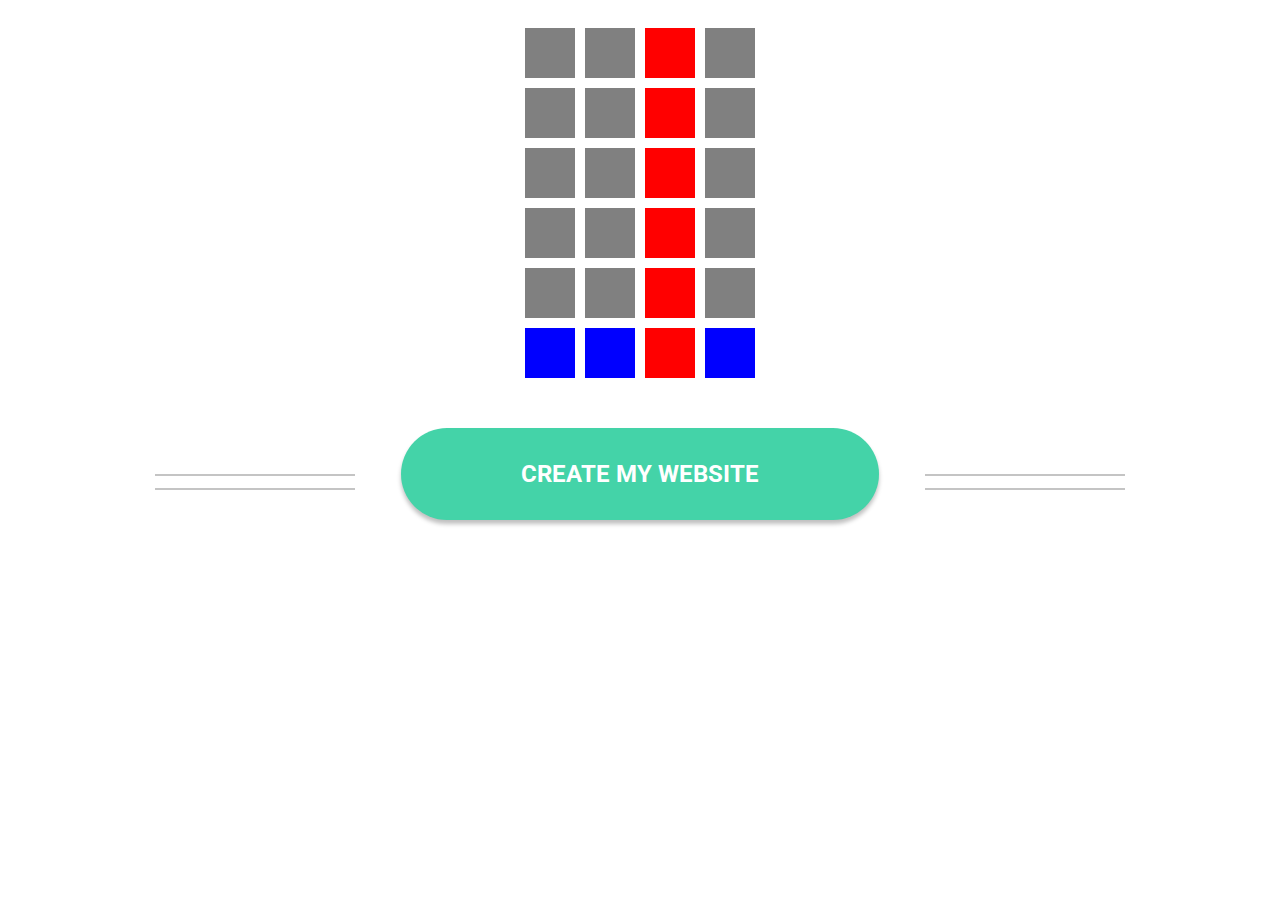
<file: 06_homework_dubrovna/06hw.html>
<!DOCTYPE html>
<html lang="en">
<head>
    <meta charset="UTF-8">
    <meta http-equiv="X-UA-Compatible" content="IE=edge">
    <meta name="viewport" content="width=device-width, initial-scale=1.0">
    <link rel="stylesheet" href="06hw.css">
    <link href="https://fonts.googleapis.com/css2?family=Poppins:wght@200;300;400;500;600;700;800;900&family=Roboto:wght@100;300;400;500;700;900&display=swap" rel="stylesheet"> 
    <title>6 homework_dubrovna</title>
</head>
<body>
    
<div class="general-block">
    <div></div>
    <div></div>
    <div></div>
    <div></div>
    <div></div>
    <div></div>
    <div></div>
    <div></div>
    <div></div>
    <div></div>
    <div></div>
    <div></div>
    <div></div>
    <div></div>
    <div></div>
    <div></div>
    <div></div>
    <div></div>
    <div></div>
    <div></div>
    <div></div>
    <div></div>
    <div></div>
    <div></div>
</div>
    <button>CREATE MY WEBSITE</button>
</body>
</html>
</file>
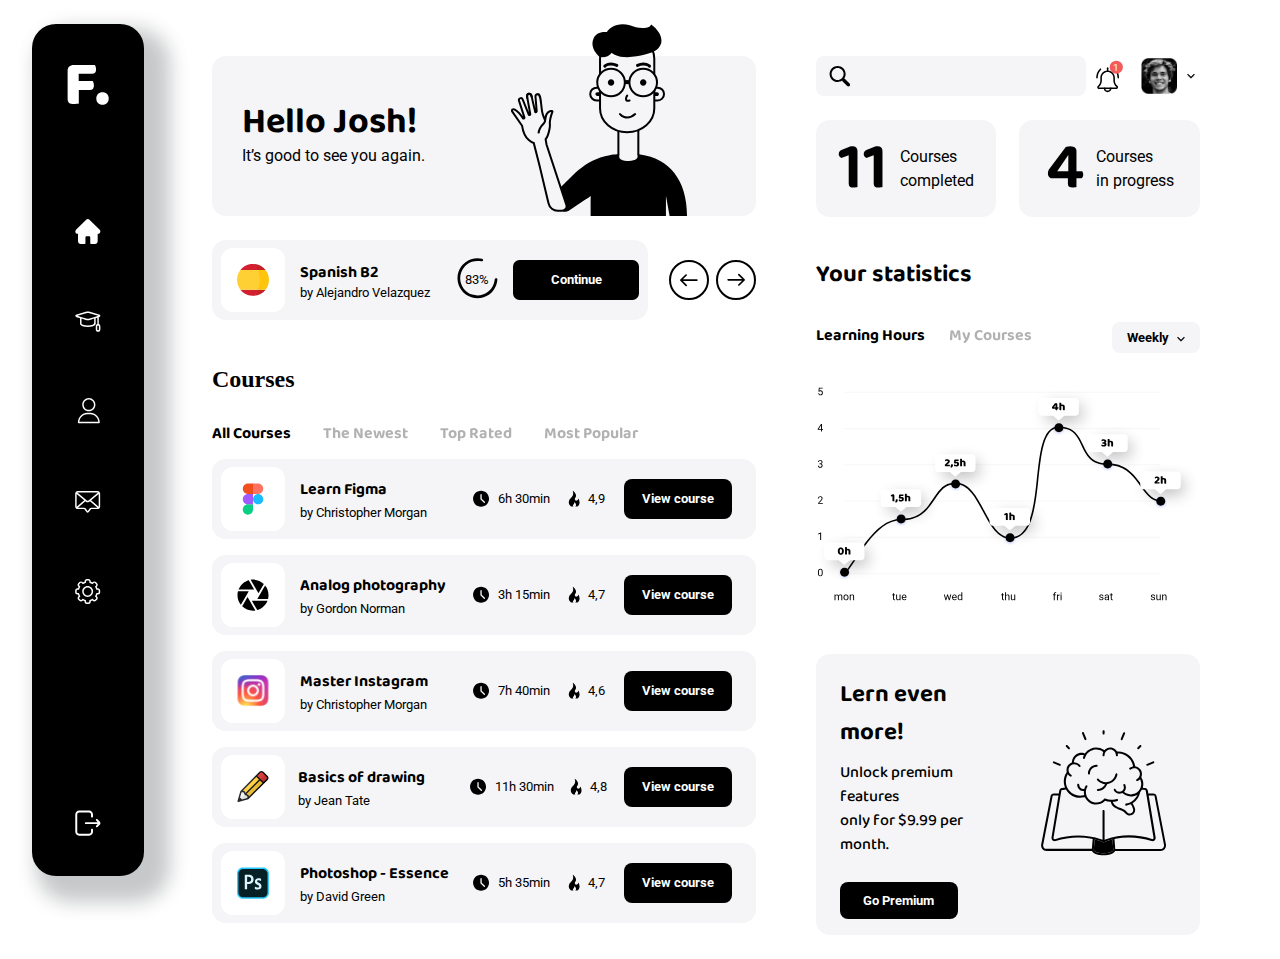
<file: 07_homework_dubrovna/07hw.html>
<!DOCTYPE html>
<html lang="en">
<head>
    <meta charset="UTF-8">
    <meta http-equiv="X-UA-Compatible" content="IE=edge">
    <meta name="viewport" content="width=device-width, initial-scale=1.0">
    <link rel="stylesheet" href="normalize.css">
    <link rel="stylesheet" href="07hw.css">
    <link rel="preconnect" href="https://fonts.gstatic.com">
    <link rel="preconnect" href="https://fonts.gstatic.com">
    <link href="https://fonts.googleapis.com/css2?family=Baloo+Bhaina+2:wght@400;500;600;700&family=Roboto:wght@400;700&display=swap" rel="stylesheet"> 
    <title>07 hw Dubrovna</title>
</head>
<body>
    <div class="container">
        <div class="content">
            <aside class="aside1">
                <nav class="aside1__inner">
                    <div class="aside1__logo"><img src="img/F..svg" alt="logo"></div>
                    <a href="#" class="aside1__link "><img src="img/home.svg" alt="home"></a>
                    <a href="#" class="aside1__link"><img src="img/education.svg" alt="education"></a>
                    <a href="#" class="aside1__link"><img src="img/people.svg" alt="people"></a>
                    <a href="#" class="aside1__link"><img src="img/mail.svg" alt="mail"></a>
                    <a href="#" class="aside1__link"><img src="img/setting.svg" alt="setting"></a>
                    <a href="#" class="aside1__link"><img src="img/Exit.svg" alt="exit"></a>
                </nav>
            </aside>
            <main>
                <header class="header">
                    <div class="header__inner-text">
                        <h1 class="header__title">Hello Josh!</h1>
                        <p class="header__text">It’s good to see you again.</p>
                    </div>
                    <div class="header__img-box">
                        <img src="img/Johs.svg" alt="Josh">
                    </div>
                </header>


                <div class="current-courses">
                    <div class="course-informaion">
                        <div class="course-information__img-container"><img src="img/spanish.svg" alt="spanish"></div>
                        <div class="course-informaion__text">
                            <p class="course-informaion__title">Spanish B2</p>
                            <p class="course-informaion__inner">by Alejandro Velazquez</p>
                        </div>
                        <div class="course-informaion__progress">
                            <img src="img/loadingBar.svg" alt="loading">
                            <p class="course-informaion__progress_result">83%</p>
                        </div>
                        <button class="course-informaion__button">Continue</button>
                    </div>
                    <div class="current-courses__arrows">
                        <a href="#" class="current-courses__left-arrow"><img src="img/Arrow.svg" alt="Arrow"></a>
                        <a href="#" class="current-courses__right-arrow"><img src="img/Arrow.svg" alt="Arrow"></a>
                    </div>
                </div>
                
                <h2 class="list-courses">Courses</h2>
                <nav class="courses-nav">
                    <a href="" class="courses-nav__items"><h3>All Courses</h3></a>
                    <a href="" class="courses-nav__items"><h3>The Newest</h3></a>
                    <a href="" class="courses-nav__items"><h3>Top Rated</h3></a>
                    <a href="" class="courses-nav__items"><h3>Most Popular</h3></a>
                </nav>

                <div class="cources-avalible">
                    <div class="cources-avalible-block">
                        <div class="cources-avalible__logo"><img src="img/figma.svg" alt="figma">
                        </div>
                        <div class="cources-avalible__text">
                            <h3 class="cources-avalible__header">Learn Figma</h3>
                            <span class="cources-avalible__text-inner">by Christopher Morgan</span>
                        </div>
                        <div class="cources-avalible__duration">
                            <img src="img/watch.svg" alt="watch"><span>6h 30min</span>
                        </div>
                        <div class="cources-avalible__rate">
                            <img src="img/fire.svg" alt="fire"><span>4,9</span>
                        </div>
                        <button class="courses-avalible__button">View course</button>
                    </div>


                    <div class="cources-avalible-block">
                        <div class="cources-avalible__logo"><img src="img/analog.svg" alt="analog">
                        </div>
                        <div class="cources-avalible__text">
                            <h3 class="cources-avalible__header">Analog photography</h3>
                            <span class="cources-avalible__text-inner">by Gordon Norman</span>
                        </div>
                        <div class="cources-avalible__duration">
                            <img src="img/watch.svg" alt="watch"><span>3h 15min</span>
                        </div>
                        <div class="cources-avalible__rate">
                            <img src="img/fire.svg" alt="fire"><span>4,7</span>
                        </div>
                        <button class="courses-avalible__button">View course</button>
                    </div>

                    <div class="cources-avalible-block">
                        <div class="cources-avalible__logo"><img src="img/instagram.svg" alt="instagram">
                        </div>
                        <div class="cources-avalible__text">
                            <h3 class="cources-avalible__header">Master Instagram</h3>
                            <span class="cources-avalible__text-inner">by Christopher Morgan</span>
                        </div>
                        <div class="cources-avalible__duration">
                            <img src="img/watch.svg" alt="watch"><span>7h 40min</span>
                        </div>
                        <div class="cources-avalible__rate">
                            <img src="img/fire.svg" alt="fire"><span>4,6</span>
                        </div>
                        <button class="courses-avalible__button">View course</button>
                    </div>

                    <div class="cources-avalible-block">
                        <div class="cources-avalible__logo"><img src="img/Basics.svg" alt="Basics">
                        </div>
                        <div class="cources-avalible__text">
                            <h3 class="cources-avalible__header">Basics of drawing</h3>
                            <span class="cources-avalible__text-inner">by Jean Tate</span>
                        </div>
                        <div class="cources-avalible__duration">
                            <img src="img/watch.svg" alt="watch"><span>11h 30min</span>
                        </div>
                        <div class="cources-avalible__rate">
                            <img src="img/fire.svg" alt="fire"><span>4,8</span>
                        </div>
                        <button class="courses-avalible__button">View course</button>
                    </div>

                    <div class="cources-avalible-block">
                        <div class="cources-avalible__logo"><img src="img/PS.svg" alt="Photoshop">
                        </div>
                        <div class="cources-avalible__text">
                            <h3 class="cources-avalible__header">Photoshop - Essence</h3>
                            <span class="cources-avalible__text-inner">by David Green</span>
                        </div>
                        <div class="cources-avalible__duration">
                            <img src="img/watch.svg" alt="watch"><span>5h 35min</span>
                        </div>
                        <div class="cources-avalible__rate">
                            <img src="img/fire.svg" alt="fire"><span>4,7</span>
                        </div>
                        <button class="courses-avalible__button">View course</button>
                    </div>

            </main>


            <aside class="right-aside">
                <div class="right-aside-inner">
                        <div class="search-notification">
                            <form action="#" class="search-box">
                                <button class="search-button"><img src="img/search.svg" alt="search"></button>
                                <input type="search" class="search-area"name="search">
                            </form>
                            <div class="notification">
                                <img src="img/Bell.svg" class="bell" alt="bell">
                                <img src="img/bell-siricul.svg" class="bell-siricul" alt="bell-siricul">
                                <span class="bell-number">1</span>
                            </div>
                            <div class="user"><img src="img/Mask.png" alt="user"></div>
                            <img src="img/arrowDown.svg" alt="arrow">
                        </div>
                        <div class="courses-result-counter">
                            <div class="courses-result-counter__inner">
                                <span class="courses-result-counter__number">11</span>
                                <span class="courses-result-counter__state">Courses <br> completed</span>
                            </div>
                            <div class="courses-result-counter__inner">
                                <span class="courses-result-counter__number">4</span>
                                <span class="courses-result-counter__state">Courses <br> in progress</span>
                            </div>
                        </div>
                        <h2 >Your statistics</h2>
                        <div class="statistics-info">
                            <a href="#" class="statistics-info__hours"><h3>Learning Hours</h3></a>
                            <a href="#" class="statistics-info_courses"><h3>My Courses</h3></a>
                            <button class="statistics-info__button">
                                <span class="statistics-info__button_text">Weekly</span>
                                <img src="img/arrowDown.svg" alt="arrow">
                            </button>
                        </div>
                        <div class="statistic-gragh">
                            <img src="img/bigGraph.svg" alt="graph">
                        </div>
                        <div class="learn-more">
                            <div class="learn-more__text">
                                <h2>Lern even more!</h2>
                                <p>Unlock premium features <br> only for $9.99 per month.</p>
                                <button class="learn-more__button">Go Premium</button>
                            </div>
                            <div class="learn-more__img">
                                <img src="img/brainIdea.svg" alt="brain">
                            </div>
                        </div>
                 </div>                        
            </aside>
        </div>
    </div>
</body>
</html>
</file>
<file: 08_homework_dubrovna/style.css>
html, body, div, span, applet, object, iframe,
h1, h2, h3, h4, h5, h6, p, blockquote, pre,
a, abbr, acronym, address, big, cite, code,
del, dfn, em, img, ins, kbd, q, s, samp,
small, strike, strong, sub, sup, tt, var,
b, u, i, center,
dl, dt, dd, ol, ul, li,
fieldset, form, label, legend,
table, caption, tbody, tfoot, thead, tr, th, td,
article, aside, canvas, details, embed, 
figure, figcaption, footer, header, hgroup, 
menu, nav, output, ruby, section, summary,
time, mark, audio, video,button{
	margin: 0;
	padding: 0;
	border: 0;
	font-size: 100%;
	font: inherit;
	vertical-align: baseline;
    box-sizing: border-box;
}
/* HTML5 display-role reset for older browsers */
button{
    cursor: pointer;
}
article, aside, details, figcaption, figure, 
footer, header, hgroup, menu, nav, section {
	display: block;
}
body {
	line-height: 0;
}
ol, ul {
	list-style: none;
}
blockquote, q {
	quotes: none;
}
blockquote:before, blockquote:after,
q:before, q:after {
	content: '';
	content: none;
}
table {
	border-collapse: collapse;
	border-spacing: 0;
}


/*=============================*/
.container{
    max-width: 1195px;
    padding: 0 20px;
    margin: 0 auto;
}
.header{
    width: 100%;
    height: auto;
    background: #F4F6F9 url(img/background_logo.png) no-repeat right bottom;
    background-size: contain;
}
.header__inner{
    padding: 61px 0 154px 0;
}
.logo{
    width: 99px;
    height: 32px;
    position: relative;
}
.football{
    width: 25px;
    height: 25px;
    position: absolute;
    left: 0;
    top: 0;
}
.sport{
    width: 71px;
    height: 30px;
    position: absolute;
    right: 0;
    bottom: 0;
}
.header__logo{
    margin: 0 0 133px 0;
}
.header__title{
    font-family: 'Lato', sans-serif;
    font-weight: 700;
    font-size: 36px;
    line-height: 48px;
    letter-spacing: 0.03em;
    color: #333333;
    width: 48%;
    margin-bottom: 30px;
}
.hader__text-inner{
    font-family: 'Lato', sans-serif;
    font-weight: 400;
    font-size: 18px;
    line-height: 26px;
    color: #4F4F4F;
    width: 40%;
    margin-bottom: 50px;
}
.header__download-block{
    width: 31%;
    display: flex;
    justify-content: space-between;
    align-items: center;
    flex-wrap: wrap;
}
.header__download{
    width: 156px;
}
.download{
    background: #000000;
    border-radius: 7.33503px;   
    align-items: center;
    justify-content: center;
    display: flex;
    padding: 0 5px;
    margin-bottom: 10px;
}
.apple,
.google_play{
    width: 25px;
    height: 31px;
    margin: 8px 12px 8px 0;
}
.google{
    width: 53px;
    height: 18px;
    margin-top: 2px;
    margin-right: 4px;
}
.download-text{
    display: flex;
    flex-direction: column;
    justify-content: center;
    align-items:flex-start;
}
.downlod-text__title{
    font-family: 'Roboto', sans-serif;
    font-weight: 400px;
    font-size: 10px;
    line-height: 12px;
    color: #FFFFFF;
}
.download-text__inner1{
    font-family: 'Roboto', sans-serif;
    font-weight: 500;
    font-size: 21.2716px;
    line-height: 25px;
    color: #FFFFFF;
}
.download-text__inner2{
    font-family: 'Roboto', sans-serif;
    font-weight: 300;
    font-size: 17.6041px;
    line-height: 21px;
    color: #FFFFFF;
    display: flex;
    justify-content: flex-start;
    align-items: center;
}

@media (max-width:1100px){
    .header{
        width: 100%;
        height: auto;
        background: #F4F6F9 url(img/background_logo.png) no-repeat right top;
        background-size: contain;
    }
    .header__logo{
        margin: 0 0 113px 0;
    }
    .header__text{
        border-radius:7px;
        padding: 20px 0 1px 0;
        background: linear-gradient(90deg, rgba(244,246,249,0) 0%, rgba(244,246,249,0.8998949921765581) 28%, rgba(244,246,249,0.8914916308320203) 49%, rgba(244,246,249,0.9223039557619923) 70%, rgba(244,246,249,0) 100%);
    }
    .header__title{
        width: 89%;
        margin: 0 auto;
        text-align: center;
        margin-bottom: 30px;
    }
    .hader__text-inner{
        width: 60%;
        margin: 0 auto;
        text-align: center;
        margin-bottom: 50px;
    }
    .header__download-block{
        margin: 0 auto;
        text-align: center;
        width: 100%;
        justify-content: center;
        border-radius:7px;
        background: linear-gradient(90deg, rgba(244,246,249,0) 0%, rgba(244,246,249,0.8998949921765581) 28%, rgba(244,246,249,0.8914916308320203) 49%, rgba(244,246,249,0.9223039557619923) 70%, rgba(244,246,249,0) 100%);
    }
    .header__download-block > button:not(:last-child){
        margin-right: 28px;
    }
}
@media (max-width:720px){
    .header{
        width: 100%;
        height: auto;
        background: #F4F6F9;
    }
    .header__logo{
        margin: 0 auto 86px;
    }
    .header__inner {
        padding: 32px 0 60px 0;
    }
    .hader__text-inner{
        width: 89%;
    }
    .header__title{
        font-size: 30px;
        margin-bottom: 33px;
    }
    .header__download{
        width: 145.69px;
    }
    .downlod-text__title{
        font-size: 9.34901px;
        line-height: 11px;
    }
    .download-text__inner1{
        font-size: 19.8868px;
        line-height: 23px;    
    }
}
@media (max-width:360px){
    .header__download-block > button:not(:last-child){
        margin-right: 5px;
    }
    .header__download-block{
        width: 100%;
        margin: 0 auto;
        text-align: center;
        width: 100%;
        justify-content: space-around;
    }
}
/*=============== Media-Content =========*/
/*======Right column named media-information====*/
.media-content{
    background: url(img/Ronaldo.png) no-repeat left top;
    background-size: contain;
    height: auto;
    position: relative;
}
.media-content::before{
    position: absolute;
    right: 49%;
    top: 0;
    width: 100%;
    height: 100%;
    content: '';
    background: linear-gradient(270deg, #FFFFFF 1.5%, rgba(255, 255, 255, 0) 67.14%), rgba(255, 255, 255, 0.1);
}
.media_grid-inner{
    display: grid;
    grid-template-columns: 50% 50%;
} 
.media__information{
    padding: 23% 0 21% 11% ;
    background-color: #fff;
}
.pre-title{
    font-family: 'Lato',sans-serif;
    font-weight: 700;
    font-size: 16px;
    line-height: 21px;
    color: #00ADEE;
}
.media__pre-title{
    margin-bottom: 29px;
}
.title {
    font-family: 'Lato',sans-serif;
    font-weight: 700;
    font-size: 28px;
    line-height: 37px;
    color: #333333;
}
.media__title{
    margin-bottom: 29px;
    width: 84%;
}    
.text{
    font-family: 'Lato',sans-serif;
    font-style: 400;
    font-size: 16px;
    line-height: 23px;
    color: #4F4F4F;
}
.media__text{
    margin-bottom: 24px;
    width: 80%;
}
.learn-more{
    font-family: 'Lato',sans-serif;
    font-weight: 700;
    font-size: 16px;
    line-height: 21px;
    color: #00ADEE;
    text-decoration: none;
}
.media-content__img{
    width: 100%;
    height: 100%;
    overflow: hidden;
}
.media-content__img > img{
    width: 100%;
    height: 100%;
    object-fit: cover;
}
.media-content__img{
    display: none;
}
@media (max-width:720px){
    .media_grid-inner{
        grid-template-columns: 1fr;
        grid-template-rows: 1fr auto;
    } 
    .media__information {
        padding: 54px 0 22px 0;
    }
    .pre-title{
        margin-bottom: 27px;
    }
    .media__pre-title{
        text-align: center;
    }
    .title{
        margin: 0 auto;
        text-align: center;
    }
    .media__title{
        margin-bottom: 20px;
    }
    .text{
        margin: 0 auto;
        text-align: center;
    }
    .media__text{
        width: 90%;
        margin-bottom: 20px;
    }
    .learn-more{
        margin: 0 auto;
        text-align: center;
        width: 100%;
        display: inline-block;
    }
    .media-content__img{
        display: block;
    }
}
/*=========== Left colum named media_interactive =======*/
.media__interactive{
    margin-left:15%;
}
.media__program-information{
    padding: 0 15px;
    display: flex;
}
.media__program-block{
    display: flex;
    flex-direction: column;
    background: #FFFFFF;
    box-shadow: -22.0416px 23.8785px 48.9814px rgba(0, 0, 0, 0.5);
    border-radius: 4px;
    width: 360px;
    position: relative;
    top: 18%;
    left: 0;
    z-index: 4;
    margin-left: 20px;
}
.media__program-notifications{
    background: #EEEEEE;
    border-radius: 0px 0px 4px 4px;
    display: flex;
    justify-content: space-between;
    align-items: center;
    padding: 14px 27px 11px 16px;
}
.media__notification-text{
    font-family: 'Lato',sans-serif;
    font-weight: 400;
    font-size: 18.8812px;
    line-height: 25px;
    color: #4F4F4F;
}
.media__notification-on-of{
    width: 34px;
    height: 21px;
    position: relative;
}
.notification__siricule{
    position: absolute;
    left: 0;
    top: 0;
    width: 21px;
    height: 21px;
    z-index: 5;
    cursor: pointer;
}
.notification__bar{
    position: absolute;
    right: 0;
    top: 4px;
    width: 28px;
    height: 13px;
    z-index: 4;
}
.media__program-text:first-child > span:first-of-type{
    font-family: 'Lato',sans-serif;
    font-weight: 700;
    font-size: 16.7833px;
    line-height: 22px;
    color: #4F4F4F;
    display: inline-block;
    margin-top: 27px;
    margin-bottom: 14px;
}
.media__program-text:first-child > p:first-of-type{
    font-family: 'Lato',sans-serif;
    font-weight: 500;
    font-size: 18px;
    line-height: 24px;
    color: #000000;
    margin-bottom: 14px;
}
.media__program-text:first-child > span:last-of-type{
    font-family: 'Lato',sans-serif;
    font-weight: 400;
    font-size: 16px;
    line-height: 21px;
    color: #000000;
    display: inline-block;
    margin-bottom: 17px;
}
.media__program-logo{
    display: flex;
    align-items: center;
    margin-left: auto;
}
.program-logo__arsenal{
    overflow: hidden;
    width: 71px;
    height: 83.87px;
    transform: translateX(15px);
    position: relative;
    z-index: 5;
}
.program-logo__chelsea{
    overflow: hidden;
    width: 83.97px;
    height: 83.87px;    
    position: relative;
    z-index: 6;
}
.program-logo__arsenal>img,
.program-logo__chelsea>img{
    object-fit: contain;
    width: 100%;
    height: 100%;
}
.media_player{
    box-shadow: -22.0416px 23.8785px 48.9814px rgba(0, 0, 0, 0.5);
    border-radius: 4px;
    width: 360px;
    height: 218.06px;
    overflow: hidden;
    position: relative;
    top:60px;
    left:18%;
    z-index: 3;
    margin-left: 20px;
}
.media_player>img{
    border-radius: 4px;
    object-fit: cover;
    width: 100%;
    height: 100%;
}
@media (max-width:1200px){
    .media__interactive{
        margin-left:0;
    }
}
@media (max-width:885px){
    .media-content {
        background-size: 95% 100%;
    }
    .media__program-block {
        width: 300px;
        left: 5.5%;
    }
    .media_player {
        width: 300px;
        height: 183.58px;
        left: 10%;
        top: 81px;
    }
}
@media (max-width:720px){
    .media-content{
        background: url(img/phone_gradient.png) no-repeat bottom left,url(img/Ronaldo_phone.png) no-repeat bottom left;
        background-size: 100% 50%,100% 50%;
    }
    .media__program-information {
        padding: 0 10px;
    }
    .media-content::before{
        display: none;
    }
    .media__information{
        order: 1;
    }
    .media__interactive{
        order: 2;
        position: relative;
        height: 388px;
    }
    .media__program-text:first-child > span:first-of-type {
        font-size: 11.5188px;
        line-height: 15px;
        margin-top: 19px;
        margin-bottom: 9px;
    }
    .media__program-text:first-child > p:first-of-type {
        font-size: 12.3539px;
        line-height: 16px;
        margin-bottom: 10px;
    }
    .media__program-text:first-child > span:last-of-type {
        font-size: 10.9812px;
        line-height: 14px;
        margin-bottom: 11px;
    }
    .media__program-notifications {
        padding: 10px 18px 7px 10px;
    }
    .media__notification-text {
        font-size: 12.9587px;
        line-height: 17px;
    }
    .program-logo__arsenal {
        width: 48.76px;
        height: 57.53px;
    }
    .program-logo__chelsea {
        width: 55.81px;
        height: 55.92px;
    }
    .media__program-block{
        width: 247.21px;
        left: 18%;
        top: 37%;
        transform: translateY(-50%);
        position: absolute;
        margin-left: 0;
    }
    .media_player {
        width: 247.21px;
        height: 149.58px;
        left: 40%;
        top: 71%;
        transform: translateY(-50%);
        position: absolute;
        margin-left: 0;
    }
}
@media (max-width:480px){
    .media__program-block{
        left: 5.5%;
        top: 37%;
    }
    .media_player {
        left: 23%;
        top: 71%;
    }
}
/*============= Friendly interface ===========*/
.interface{
    background: #fff url(img/icons/phohe-siriculs.png) no-repeat right bottom;
    background-position: center center;
    margin-left: 0;
    background-size: cover;
    height: auto;
    width: 100%;
}
.interface__information{
    padding: 218px 0 172px;    
    padding: 18.9% 0 14.9%;
}
.interface__pre-title{
    margin-bottom: 29px;
}
.interface__title{
    margin-bottom: 29px;
    width: 25.5%;
}
.interface__text{
    margin-bottom: 56px;
    width: 41.5%;
}
.interface_img{
    display: none;
    width: 100%;
    /* height: 565px; */
    overflow: hidden;
}
.interface_img > img{
    width: 100%;
    height: 100%;
    object-fit: cover;
}
@media (max-width:720px){
    .interface {
        background:unset;
    }
    .interface_img{
        display: block;
    }
    .interface__title {
        margin-bottom: 27px;
        width: 100%;
    }
    .interface__text{
        margin-bottom: 25px;
        width: 100%;
    }
    .interface__pre-title{
        text-align: center;
        margin-bottom: 27px;
    }
    .interface__information {
        padding: 62px 0 0 0 ;
    }
}

/*==================features==================*/
.features{
    background: #00ADEE url(img/blue_background.png) no-repeat top right;
    background-size: cover;
    height: auto;
    width: 100%;
    padding: 76px 0px 66px;
}
.features__title{
    font-family: 'Lato',sans-serif;
    font-weight: 700;
    font-size: 28px;
    line-height: 37px;
    color: #FFFFFF;
    margin: 0 auto 59px;
    text-align: center;
}
.features__item{
    display: flex;
    flex-direction: column;
}
.features__icon{
    width: 35px;
    height: 35px;
    margin-bottom: 15px;
    fill:#fff;
}
.item__text{
    font-family: 'Lato',sans-serif;
    font-weight: 400;
    font-size: 16px;
    line-height: 23px;
    color: #FFFFFF;
}
.text_mark{
    margin-right: 5px;
}
.features__grid{
    display: grid;
    grid-template-columns: 1fr 1fr 1fr;
    grid-template-rows: 1fr 1fr 1fr;
    column-gap: 90px;
    row-gap: 35px;
}

@media (max-width:985px){
    .features__grid{
        grid-template-columns: 1fr 1fr;
        grid-template-rows: 1fr 1fr 1fr 1fr 1fr;
    }
}
@media (max-width:720px){
    .features__grid{
        grid-template-columns: 1fr;
        grid-template-rows: repeat(9,1fr);
        column-gap:0px;
        row-gap: 50p;
    }
    .features{
        background: #FAFAFA;
        padding: 42px 0px 69px;
    }
    .features__title{
        color: #333333;
        margin: 0 auto 40px;
        padding: 0 20px;
        
    }
    .item__text{
        color: #4F4F4F;
        text-align: center;
    }
    .item__text>span{
        display: none;
    }
    .features__item{
        justify-content: center;
        align-items: center;
    }   
    .features__icon{
        fill:  #00ADEE;   
    }
  
}

/*======================================*/
.main{
    overflow: hidden;
}
.user-say{
    padding: 68px 0 50px;
}
.user-say__title{
    font-family: 'Lato',sans-serif;
    font-weight: 700;
    font-size: 28px;
    line-height: 37px;
    color: #333333;
    margin-bottom: 63px;
    text-align: center;
}
.user-say__cards{
    display: flex;    
    width: 117%;
    position: relative;
    left:-13%;
    margin-bottom: 47px;
}
.user-say__card{
    width: 23%;
    background: #FFFFFF;
    border: 1px solid #828282;
    box-sizing: border-box;
    border-radius: 4px;
    padding: 16px 13px 24px 17px;
    display: flex;
    flex-direction: column;
}
.user-say__card:not(:last-child){
       margin-right: 2%;
}
.card-info{
    display: flex;
    align-items: center;
    margin-bottom: 18px;
}
.card-info__photo{
    margin-right: 12px;
    width: 30px;
    height: 30px;
}
.card-info__name{
    font-family: 'Lato',sans-serif;
    font-weight: 700;
    font-size: 16px;
    line-height: 19px;
    color: #333333;
}
.twitter{
    margin-left: auto;
}
.card-info__text{
    font-family: 'Lato',sans-serif;
    font-weight: 400;
    font-size: 14px;
    line-height: 18px;
    color: #4F4F4F;
}
.user-say__last-card{
    position: relative;
}
.user-say__last-card::before{
    content: "";
    position: absolute;
    top: -4px;
    left: 0;
    width: 102%;
    height: 104%;
    background: linear-gradient(270deg, #FFFFFF 49.84%, rgba(255, 255, 255, 0) 126.7%);
}
.first-card__text{
    margin-top: 55px;
}
.user-say__first-card{
    position: relative;
}
.user-say__first-card::before{
    content: "";
    position: absolute;
    top: -4px;
    left: 0;
    width: 102%;
    height: 104%;
    background: linear-gradient(270deg, #FFFFFF 49.84%, rgba(255, 255, 255, 0) 126.7%);
    transform: matrix(-1, 0, 0, 1, 0, 0);
}
.slider__dots{
    margin: 0 auto;    
    overflow: hidden;
    width: 143px;
}
.slider__dots>img{
    object-fit: contain;
    width: 100%;
    height: 100%;
}
.left-arrow__slider{
    cursor: pointer;
    position: absolute;
    left: 260px;
    top: 55%;
    transform: translateY(-50%);
}
.right-arrow__slider{
    cursor: pointer;
    position: absolute;
    right: 120px;
    top: 55%;
    transform: translateY(-50%);
}
@media (max-width:985px){
    .user-say__cards>div:nth-of-type(2){
        display: none;
    }
    .left-arrow__slider{
        left: 200px;
    }
}
@media (max-width:720px){
    .user-say{
        padding: 50px 0 70px;
    }
    .user-say__title{
        margin-bottom: 39px;
    }
    .user-say__cards{
        display: flex;    
        width: 100%;
        left:0px;
        margin-bottom: 33px;
    }
    .user-say__cards>div:not(.right-arrow__slider):not(.Darren_Wilson){
        display: none;
    }
    .user-say__card:not(:last-child) {
        margin:0px auto;
        width: 85%;
        height: 161px;
    }
    .right-arrow__slider{
        cursor: pointer;
        position: absolute;
        right: 2%;
        top: 55%;
        transform: translateY(-50%);
    }
}
/*=========== Partners_title ========*/
.partners{
    background: #FAFAFA;
    padding: 58px 0 68px;
}
.parents__title{
    font-family: 'Lato',sans-serif;
    font-weight: 700;
    font-size: 28px;
    line-height: 37px;
    color: #333333;
    margin: 0 auto;
    text-align: center;
    margin-bottom: 58px;
}
.partners__logo{
    display: flex;
    justify-content: space-between;
    align-items: center;
}
@media (max-width:985px){
    .partners__logo{
        flex-wrap: wrap;
        justify-content: center;
    }
    .partners__logo>img{
        margin: 0px 30px 30px;
    }
    .partners{
        padding: 58px 0 38px;
    }
}
@media (max-width:720px){
    .partners{
        padding: 58px 0 58px;
    }
    .partners__logo>img{
        margin: 0px 13px 30px;
    }
    .parents__title{
        margin-bottom: 43px;
    }
}
/*============scores==========*/
.scores{
    display: grid;
    grid-template-columns: 50% 50%;    
    column-gap: 0;
    width: 100%;
    background: #fff url(img/background_footer.png) no-repeat top left;
    background-size: contain;
    height: auto;
}
.score__info{
    padding: 14% 0 13% 11%;
}
.score__title{
    font-family: 'Lato',sans-serif;
    font-weight: 700;
    font-size: 28px;
    line-height: 37px;
    color: #333333;
    margin-bottom: 35px;
}
.score__text{
    font-family: 'Lato',sans-serif;
    font-weight: 700;
    font-size: 16px;
    line-height: 25px;
    color: #4F4F4F;
    margin-bottom: 38px;
    width: 83%;
}
.score__download-block{
    width: 100%;
    display: flex;
    flex-wrap: wrap;
    justify-content: flex-start;
    align-items: center;
}
.score__download-block>button:first-child{
    margin-right:28px;
}

@media (max-width:1200px){
    .scores{
        grid-template-columns: 40% 60%;
    }
    .score__info{
        background: linear-gradient(90deg, rgba(255,255,255,0) 0%, rgba(255,255,255,0.09877454399728647) 4%, rgba(255,255,255,0.8410714627647934) 25%, rgba(255,255,255,1) 40%, rgba(255,255,255,1) 91%, rgba(255,255,255,1) 100%);
    }
}
@media (max-width:850px){
    .scores{
        background-size: 100% 100%;
    }
}
@media (max-width:720px){
    .score__info {
        padding: 19px 20px 46px 20px;
    }
    .scores {
        display: block;
        background: none;
    }
    .score__title{
        margin-bottom: 15px;
        width: 100%;
        text-align: center;
    }
    .score__text{
        margin-bottom: 37px;
        width: 100%;
        text-align: center;
    }
    .score__download-block > button:not(:last-child){
        margin-right: 28px;
    }
    .score__download-block{
        width: 100%;
        margin: 0 auto;
        text-align: center;
        width: 100%;
        justify-content: center;
    }
}
@media (max-width:359px){
    .score__download-block > button:not(:last-child){
        margin-right: 10px;
    }
    .score__download-block > button{
        margin: 0 10px;
        margin-bottom: 10px;
    }
}
/*===============footer=============*/
.footer{
    background: #00ADEE;
    padding: 50px 0;
    margin-top: auto;
}
.footer__inner{
    display: flex;
    align-items: center;
    justify-content: space-between;
}
.footer__nav{
    display: flex;
    justify-content: space-between;
    width: 33%;
}
.nav__items{
    font-family: 'Lato',sans-serif;
    font-weight: 700;
    font-size: 16px;
    line-height: 21px;
    color: #FFFFFF;
    text-decoration: none;
}
.footer__social-bar{
    width: 10%;
    display: flex;
    justify-content: space-between;
}
#footbal>path{
    fill:#00ADEE;
}
.block_with_icons{
    display: none;
}
.LogoSports_white>symbol>path{
    fill: #fff;
}

@media (max-width:985px){
    .footer__nav {
        width: 45%;
    }
    .footer__social-bar{
        width: 13%;
    }
}
@media (max-width:720px){
    .footer{
        padding: 45px 0;
    }
    .footer__logo{
        order: 1;
        margin-bottom: 11px;
    }
    .footer__nav{
        order: 3;
    }
    .footer__social-bar{
        order: 2;
        margin-bottom: 34px;
        width: 110px;
    }
    .footer__nav {
        width: 100%;
    }
    .footer__inner{
        display: flex;
        flex-direction: column;
        align-items: flex-start;
        justify-content: center;
    }
}
/*========hover===============*/
button:hover{
    box-shadow:  3px 4px 11px rgb(33 32 32); 
}
a:hover{
     text-decoration: underline;
}
.facebook,
.twitter,
.instagram_hov{
    width: 25px;
    height: 25px;
}
.facebook:hover,
.twitter:hover,
.instagram_hov:hover{
    stroke: #31A3FF;
}
</file>
<file: 09_homework_dubrovna/style.css>
body{
    min-width: 320px;
}

@media (min-width: 1400px){
    .container-lg {
        max-width:964px;
    }
}
/*===============header============*/
.bg-light {
    background-color: #fff !important;
}
.navbar-brand{
    width: 37%;
}
.navbar-brand>img{
    width:105px;
    height: 100%;
    object-fit: contain;
}
input[type="search"]::placeholder { 
    text-align: center;
}
.form-control{
    font-family: "FontAwesome", "Roboto";
    font-size: 14px;
}
.d-flex {
    margin-right: auto;
    width: 216px;
    height: 30px;
}
.me-auto {
    margin-right: 0 !important;
}
.me-2 {
    margin-right: 0 !important;
}
.nav-item:not(:last-child){
    margin-right: 22px;
}
.block-with-svg{
    display: none;
}
.home{
    width: 23px;
    height: 22px;
    fill: #262626;
}
.notification-link{
    height: 27px;
    width: 30px; 
    position: relative;  
}
.notification{
    width: 22px;
    height: 19px;
    position:absolute;
    bottom: 0;
    left: 0;
    fill: #262626;
}
.counter{
    position:absolute;
    top: 0;
    right: 0;
    width: 18px;
    height: 18px;
}
.notification-link>span{
    font-family: 'Roboto', sans-serif;
    font-weight: 400;
    font-size: 12px;
    line-height: 14px;
    color: #FFFFFF;
    position: absolute;
    top: 3px;
    right: 5px;
}
.navigation{
    width: 22px;
    height: 22px;
    fill: #262626;
}
.like{
    width: 22px;
    height: 19px;
    fill: #262626;
}
.home:hover,
.notification:hover,
.navigation:hover,
.like:hover{
    fill: red;
}
.photo-user_mini{
    width: 22px;
    height: 22px;
    overflow: hidden;
    border-radius: 50%;
}
.photo-user_mini>img{
    width: 100%;
    height: 100%;
    object-fit: contain;
}

/*==============bar with buttons (follow,More)=======*/

.bar{
    width: 100%;
    height: 1px;
    background: #DBDBDB;
}
.long-bar{
    margin-bottom: 29px;
}
.photo-user{
    border-radius: 50%;
    max-width: 154px;
    /* height: 153px; */
    margin: 0 auto;
    overflow: hidden;
}
.photo-user>img{
    width: 100%;
    height: 100%;
    object-fit: cover;
}
.more{
    width: 37px;
    height: 24px;
    display: flex;
    justify-content: space-between;
    align-items: center;
    background-color: transparent;
    padding: 8px;
}
.more>div{
    width: 4px;
    height: 4px;
    background: #262626;
    border-radius: 50%;
    cursor: pointer;
}
.more>div:not(:last-of-type){
    margin-right: 4px;
}
.folowing{
    display: flex;
    justify-content: space-between;
    align-items: center;
    width: 52%;
    margin-bottom: 24px;
    flex-wrap: wrap;
}
.name{
    font-family: 'Roboto', sans-serif;
    font-weight: 500;
    font-size: 26px;
    line-height: 32px;
    color: #262626;
    margin-right: 10px;
}
.btn-primary {
    border-color:#4094EF ;
    background: #4094EF;
    border-radius: 3px;
    font-family: 'Roboto', sans-serif;
    font-weight:700;
    font-size: 14px;
    line-height: 17px;
    text-align: center;
    color: #FFFFFF;
    width: 34.8%;
    height: 29px;
    margin-right: 10px;
}
.btn-secondary:hover,
.btn-secondary:focus,
.btn-secondary:active:hover {
    color: #fff;
    background-color: #0b5ed7;
    border-color: #0a58ca;
    box-shadow: 0 0 0 0.25rem rgb(13 110 253 / 25%);
}
.follow-btn{
    min-width: 85px;
}
.dropdown-toggle{
    height: 29px;
    margin-right: 10px;
}
.dropdown-toggle::after {
    vertical-align: 0.15em;
}
.dropdown-item{
    font-family: 'Roboto', sans-serif;
    font-weight: 400;
    font-size: 14px;
    line-height: 21px;
    color: #262626;
    padding: 10px;
    text-align: center;
    width: 100%;
    padding: 10px;
}
.btn-secondary {
    color: #fff;
    border-color:#4094EF;
    background: #4094EF;
    border-radius: 3px;
}
.btn {
    font-weight: 700;
    line-height: 17px;
    padding: .375rem .75rem;
}
.btn-close ,
.modal-body>button:not(:last-of-type) {
    font-family: 'Roboto', sans-serif;
    font-weight: 500;
    font-size: 14px;
    line-height: 21px;
    color: #ed4956;
    padding: 10px;
    text-align: center;
    width: 100%;
}
.btn-close {
    width: 95%;
    height: 100%;
    background: transparent center/1em auto no-repeat;
    color: #262626;   
    margin: 0 auto;
}
.modal-content{
    border-radius: 12px;
}

@media (max-width:842px){
    .folowing{
        width: 70%;
    }
}

@media (max-width:650px){
    .folowing{
        width: 90%;
    }
}

@media (max-width:515px){
    .name{
        flex-basis: 100%;
    }
    .follow-btn{
        flex-basis: 10%;
    }
    .dropdown{
        flex-basis: 35%;
    }

}


/*========followers statistic, self-info=======*/

.statistic{
    display: flex;
    justify-content: space-between;
    align-items: center;
    width: 70%;
    margin-bottom: 21px;
}
.statistic>p{
    font-family: 'Roboto', sans-serif;
    font-weight: 400;
    font-size: 17px;
    line-height: 21px;
    color: #262626;
    margin-right: 16px
}
.about-self{
    display: flex; 
    flex-direction: column;
    align-items: flex-start;
    justify-content: center;   
}
.sub_name{
    font-family: 'Roboto', sans-serif;
    font-weight: 500;
    font-size: 17px;
    line-height: 21px;
    color: #262626;    
    margin-bottom: 5px;
}
.self-info{
    font-family: 'Roboto', sans-serif;
    font-weight: 400;
    font-size: 17px;
    line-height: 25px;
    color: #262626;
    margin-bottom: 8px;
}
.self-link{
    font-family: 'Roboto', sans-serif;
    font-weight: 500;
    font-size: 17px;
    line-height: 21px;
    color: #133768;
    text-decoration: none;
    margin-bottom: 52px;
}


/*=====================story*/

.story-col{
    display: flex;
    justify-content: flex-start;
    align-items: center;
    margin-left: auto;
}
.story{
    width: 87px;
    display: flex;
    flex-direction: column;
    justify-content: center;
    align-items: center;
    margin-bottom: 55px;
}
.story:not(:last-child){
    margin-right: 4%;
   }
.story-logo{
    height: 87px;
    width: 87px;
    position: relative;
    margin-bottom: 11px;
}
.story-siricul{
    position: absolute;
    top: 0;
    left: 0;
    border: 1px solid #DBDBDB;
    border-radius: 50%;
    height: 87px;
    width: 87px;
}
.story-photo{
    position: absolute;
    border-radius: 50%;
    overflow: hidden;
    width: 79px;
    height: 79px;
    top: 4px;
    left: 4px;
}
.story-photo>img{
    width: 100%;
    height: 100%;
    object-fit: cover;
}
.name-story{
    font-family: 'Roboto', sans-serif;
    font-weight: 700;
    font-size: 14px;
    line-height: 17px;
    color: #262626;
}

/*===========post tagged=========*/
.row-posts{
    display: flex;
    justify-content: center;
    align-items: center;
}
.posts,
.tagget{
    position: relative;
    top:-1px;
    display: flex;
    justify-content: center;
    align-items: center;
    font-family: 'Roboto', sans-serif;
    font-weight: 700;
    font-size: 12px;
    line-height: 15px;
    letter-spacing: 0.09em;
    color: #8F8F8F;
    text-transform: uppercase;
    width: 93px;
    padding-top: 19px;
    margin-bottom: 19px;
}
.tagged_svg{
    fill:#8E8E8E;
}
.posts_svg,
.tagged_svg{
    margin-right: 5px;
    width: 11px;
    height: 11px;
}
.posts{
    color: #262626;
    border-top: 2px solid #262626;
    margin-right: 64px;
}
.tagget:hover{
    color: #262626;
    border-top: 2px solid #262626;
}
.tagget:hover .tagged_svg{
    fill:#262626;
}

/*===================photo-post==============*/

.photo-post{
    overflow: hidden;
    margin-top: 26px;
}
.photo-post>img{
    width: 100%;
    object-fit: cover;
}
</file>
<file: 10_homework_dubrovna/style.css>
body{
    background-color: #7fa5bd;
    min-width: 400px;
    height: auto;
}


/*=============pendulum============*/
:root{
    --direction:0;
}
.pendulum-container{
    margin: 70px auto 100px;
}
.bar{
    height: 10px;
    width: 260px;
    background-color: #654e68;
    margin: 0 auto;
    border-radius: 10px;
}
.pendulum{
    display: flex;
    justify-content: center;
    align-items: center;
    position: relative;
    top:-2px;
}
.pendulum>span{
    width: 4px;
    height: 150px;
    background-color: #654e68;
    margin: 0px 15px;
    position: relative;
}
.pendulum>span:first-child{
    animation: oscilations  1s ease-in-out infinite alternate;
    --direction: 1;
    transform-origin: top;
}
.pendulum>span:last-child{
    animation: oscilations  1s ease-in-out infinite alternate-reverse;
    --direction: -1;
    transform-origin: top;
}
.pendulum>span::before{
    content: "";
    width: 34px;
    height: 34px;
    border-radius: 50%;
    position:absolute;
    background-color: black;
    top: 150px;
    left:-15px;
}

@keyframes oscilations {
    0%,50%{
      transform: rotate(0deg);
    }
    100%{
      transform: rotate(calc(45deg * var(--direction)));
    }
  }

.shadow-container{
    margin: 0 auto;    
}
.shadow{
    display: flex;
    justify-content: center;
    align-items: center;
}
.shadow>span{
    width: 35px;
    height: 15px;
    border-radius: 50%;
    margin: 0 0.5px;
    filter: blur(2px);
    opacity: 0.5;
}

.shadow>span:first-child{
    animation: oscilationsShade  1s ease-in-out infinite alternate;
    --direction: -1;
}
.shadow>span:last-child{
    animation: oscilationsShade  1s ease-in-out infinite alternate-reverse;
    --direction: 1;
}

@keyframes oscilationsShade {
    0%,50%{
        filter: blur(2px);
        transform: translateX(0)
      }
      100%{
        transform: translateX(calc(100px * var(--direction))) scale(1.4, .5);
        filter: blur(10px);
      }
  }
  
  
/*=====================colors=======================*/

.pendulum>span:first-child::before{
    background-color: #8a5f68;
}
.pendulum>span:nth-child(2):before{
    background-color: #976b73;
}
.pendulum>span:nth-child(3)::before{
    background-color: #a5787e;
}
.pendulum>span:nth-child(4)::before{
    background-color: #b6878c;
}
.pendulum>span:nth-child(5)::before{
    background-color: #c69599;
}
.pendulum>span:nth-child(6)::before{
    background-color: #d4a1a3;
}
.pendulum>span:last-child::before{
    background-color: #e3afaf;
}
.shadow>span:first-child{
    background-color: #68494f;
}
.shadow>span:nth-child(2){
    background-color: #79565c;
}
.shadow>span:nth-child(3){
    background-color: #7e5d61;
    opacity: 0.5;
}
.shadow>span:nth-child(4){
    background-color: #9c7578;
}
.shadow>span:nth-child(5){
    background-color: #af8588;
}
.shadow>span:nth-child(6){
    background-color: #bb8b8c;
}
.shadow>span:last-child{
    background-color: #d1a5a5;
}
/*=================Escalibur===========*/

.escalibur{
    position: relative;
    margin: 150px auto;
    width: 200px;
    padding-bottom: 100px;
    cursor: pointer;
}
.escalibur > span{
    position: absolute;
    width: 100%;
    height: 10px;
    background-color: black;
    transition: all 1s linear;
}
.upper{
    top: 0;
}
.middle{
    top: 45%;
}
.lower{
    bottom: 0;
}
.lower::before,
.middle::before,
.upper::before{
    content: '';
    top: 0;
    right: 20px;
    width: 20px;
    height: 10px;
    background-color: whitesmoke;
    position: absolute;
}
.middle::before{
    left: 20px;
}
.active:hover .lower{
    box-shadow: 0 0 5px #ffffff, 0 0 10px #ffffff, 0 0 20px #ffffff, 0 0 40px #ff00de, 0 0 80px #ff00de, 0 0 90px #ff00de, 0 0 100px #ff00de, 0 0 150px #ff00de;
}
.active:hover .middle{
    box-shadow: 0 0 5px #ffffff, 0 0 10px #ffffff, 0 0 20px #ffffff, 0 0 40px #ff0000, 0 0 80px #ff0000, 0 0 90px #ff0000, 0 0 100px #ff0000, 0 0 150px #ff0000;
}

.active span:first-of-type {
    transform: translate(0,-100%);
    opacity: 0;
}
.active .middle{
    transform:rotate(-45deg) translate(11px, 24px);
}
.active .lower{
    transform: rotate(45deg) translate(0, -50px) ;
}
</file>
<file: 11_homework_dubrovna/css/style.css>
.footer__btn, .price__button, .sections__button, .introduction__buttons_more, .introduction__buttons_kit, .header__btn {
  background-color: #111B47;
  border-radius: 2px;
  font-family: "Roboto";
  font-weight: 500;
  text-align: center;
  color: #FFFFFF;
  cursor: pointer;
}
.footer__btn:hover, .price__button:hover, .sections__button:hover, .introduction__buttons_more:hover, .introduction__buttons_kit:hover, .header__btn:hover {
  box-shadow: rgba(49, 46, 46, 0.87) 4px 6px 17px 0px;
  background-color: #253991;
}

.price__header, .sections__header, .fast__header, .introduction__header {
  font-family: "Roboto";
  font-weight: 500;
  color: #091133;
  font-size: 36px;
  line-height: 48px;
  margin-bottom: 16px;
}

.price__text, .sections__text, .fast__text, .introduction__text {
  font-family: "Roboto", sans-serif;
  font-weight: 400;
  font-size: 16px;
  line-height: 26px;
  color: #6F7CB2;
}

body {
  min-width: 320px;
  margin: 0 auto;
}

.wrapper {
  background-color: #FFFFFF;
  font-size: 10px;
  overflow: hidden;
}

.container {
  max-width: 1140px;
  padding: 0 15px;
  margin: 0 auto;
  min-height: 100%;
}

/*==============HEADER=============*/
.background_container {
  position: relative;
}

.header-introduction__background {
  width: 71.0416666667%;
  max-width: 986px;
  max-height: 1150px;
  overflow: hidden;
  position: absolute;
  top: 0px;
  right: 0px;
  z-index: 1;
}

.header-introduction__background > img {
  width: 100%;
  height: 100%;
  object-fit: contain;
}

.logo {
  font-family: "Roboto";
  font-weight: 900;
  font-size: 26px;
  line-height: 38px;
  color: #37447E;
  width: 7.1171171171%;
}

.header {
  position: relative;
  z-index: 2;
}
.header__content {
  display: flex;
  justify-content: center;
  align-items: center;
  height: 60px;
  margin-bottom: 243px;
}
.header__btn {
  font-size: 12px;
  line-height: 18px;
  width: 14.4144144144%;
  padding: 4px 5px;
  margin-left: 31.981981982%;
}

.nav {
  margin-right: 24.4144144144%;
  display: flex;
  justify-content: space-between;
  align-items: center;
  width: 22.0720720721%;
}
.nav__link {
  font-family: "Roboto";
  font-weight: 400;
  font-size: 14px;
  line-height: 24px;
  color: #505F98;
  text-decoration: none;
}
.nav__link:hover {
  text-decoration: underline;
}

@media (max-width: 720px) {
  .header__nav {
    margin-right: 0;
    width: 90%;
    order: 3;
  }

  .logo {
    font-size: 26px;
    line-height: 38px;
    width: 45%;
  }

  .header__content {
    margin-bottom: 190px;
    display: flex;
    justify-content: center;
    align-items: center;
    height: 100px;
    flex-wrap: wrap;
  }
  .header__btn {
    width: 45%;
    margin-left: 0;
  }
}
/*============== introduction block ==================*/
.introduction {
  position: relative;
  z-index: 2;
}
.introduction__content {
  display: flex;
  justify-content: center;
  align-items: flex-start;
  flex-direction: column;
  margin-bottom: 386px;
  width: 49%;
}
.introduction__header {
  font-size: 50px;
  line-height: 66px;
  letter-spacing: 1px;
  width: 100%;
  margin-bottom: 20px;
}
.introduction__text {
  font-size: 18px;
  line-height: 30px;
  width: 100%;
  margin-bottom: 69px;
}
.introduction__buttons {
  display: flex;
  justify-content: space-between;
  align-items: center;
  width: 75.6957328386%;
}
.introduction__buttons_kit {
  width: 46.3235294118%;
  padding: 5px 5px;
  height: 36px;
}
.introduction__buttons_more {
  width: 46.3235294118%;
  padding: 7px 5px 3px;
  background-color: transparent;
  height: 36px;
  border: 2px solid #091133;
  color: #091133;
}
.introduction__buttons_more:hover {
  background-color: transparent;
}

@media (max-width: 1200px) {
  .introduction__content {
    margin-bottom: 200px;
  }
}
@media (max-width: 1050px) {
  .introduction__content {
    margin-bottom: 150px;
    width: 70%;
  }
}
@media (max-width: 720px) {
  .wrapper {
    background: url(../img/Rectangle.png) no-repeat top;
    background-size: 100% 800px;
  }

  .header-introduction__background {
    display: none;
  }

  .introduction__content {
    margin: 0 auto 150px;
    align-items: center;
    text-align: center;
    width: 100%;
  }
  .introduction__header {
    font-size: 40px;
    line-height: 60px;
  }
  .introduction__buttons {
    width: 90%;
  }
}
@media (max-width: 450px) {
  .wrapper {
    background-size: 100% 1000px;
  }

  .introduction__buttons {
    width: 90%;
    flex-wrap: wrap;
    justify-content: center;
  }
  .introduction__buttons_kit {
    width: 70%;
    margin-bottom: 16px;
  }
  .introduction__buttons_more {
    width: 70%;
  }
}
/*============== second block ==================*/
.fast {
  display: flex;
  align-items: center;
  justify-content: center;
}
.fast__background {
  max-width: 540px;
  width: 49.0909090909%;
  margin: 109px 0px 109px 30px;
  height: auto;
  overflow: hidden;
}
.fast__background > img {
  width: 100%;
  height: 100%;
  object-fit: contain;
}
.fast__content {
  width: 49.0909090909%;
  display: flex;
  justify-content: center;
  flex-direction: column;
}
.fast__header {
  width: 100%;
}
.fast__text {
  width: 100%;
  margin-bottom: 80px;
}
.fast__options {
  display: flex;
  align-items: center;
  justify-content: space-between;
  width: 100%;
}

.options {
  display: flex;
  justify-content: center;
  flex-direction: column;
  width: 47.2222222222%;
}
.options__icon {
  width: 36px;
  height: 36px;
  overflow: hidden;
  margin-bottom: 14px;
}
.options__icon > img {
  width: 100%;
  height: 100%;
  object-fit: contain;
}
.options__header {
  font-family: "Roboto";
  font-weight: 500;
  font-size: 16px;
  line-height: 26px;
  color: #091133;
  margin-bottom: 6px;
}
.options__text {
  font-family: "Roboto";
  font-weight: 400;
  font-size: 12px;
  line-height: 18px;
  color: #5D6970;
}

@media (max-width: 720px) {
  .fast {
    flex-direction: column;
    text-align: center;
  }
  .fast__content {
    width: 100%;
  }
  .fast__background {
    max-width: 90%;
    width: 90%;
    margin: 20px 0px 100px 0px;
  }

  .options {
    align-items: center;
  }
}
/*================same sections ============*/
.sections {
  display: flex;
  align-items: center;
  justify-content: center;
}
.sections__background {
  max-width: 480px;
  width: 43.6363636364%;
  margin: 122px 155px 130px 0px;
  height: auto;
  overflow: hidden;
}
.sections__background > img {
  width: 100%;
  height: 100%;
  object-fit: contain;
}
.sections__background, .sections__second-background {
  max-width: 540px;
  width: 49.0909090909%;
  margin: 91px 125px 114px 0px;
}
.sections__background, .sections__third-background {
  max-width: 445px;
  width: 40.4545454545%;
  margin: 122px 172px 116px 0px;
}
.sections__content {
  display: flex;
  flex-direction: column;
  align-items: flex-start;
  justify-content: center;
  width: 40.0900900901%;
}
.sections__header {
  width: 100%;
}
.sections__text {
  width: 100%;
}
.sections__button {
  padding: 4px 5px;
  width: 33.7078651685%;
  font-size: 14px;
  line-height: 24px;
  height: 32px;
  margin-top: 40px;
}

@media (max-width: 1050px) {
  .sections__content {
    width: 60%;
  }
  .sections__background {
    margin: 122px 50px 130px 0px;
  }
  .sections__background, .sections__second-background {
    margin: 91px 50px 114px 0px;
  }
  .sections__background, .sections__third-background {
    margin: 122px 50px 116px 0px;
  }
}
@media (max-width: 720px) {
  .sections {
    flex-direction: column;
    text-align: center;
  }
  .sections__content {
    width: 100%;
  }
  .sections__background {
    order: 2;
    max-width: 90%;
    width: 90%;
    margin: 100px 0;
  }
  .sections__button {
    width: 70%;
    margin: 40px auto 0px;
  }
}
/*=================  price ===============*/
.price {
  background: url(../img/Rectangle.png) top no-repeat;
}
.price__content {
  margin: 0 auto;
  display: flex;
  flex-direction: column;
  text-align: center;
  align-items: center;
  font-family: "Roboto";
  width: 54.0540540541%;
}
.price__header {
  margin-top: 237px;
  width: 100%;
}
.price__text {
  width: 100%;
  margin-bottom: 35.8px;
}
.price__money {
  font-weight: 500;
  font-size: 50px;
  letter-spacing: 1px;
  color: #222F65;
  width: 31.5315315315%;
  line-height: 66px;
}
.price__kit {
  font-weight: 400;
  font-size: 16px;
  line-height: 26px;
  color: #37447E;
  margin-bottom: 60px;
  width: 58.3333333333%;
  margin-top: 1px;
}
.price__simple {
  font-weight: 400;
  font-size: 14px;
  line-height: 24px;
  color: #5D6970;
  margin-bottom: 9px;
  width: 58.3333333333%;
}
.price__button {
  padding: 4px 5px;
  margin-bottom: 172px;
  height: 32px;
  width: 31.5%;
}

@media (max-width: 720px) {
  .price__content {
    width: 100%;
  }
  .price__button {
    width: 70%;
  }
}
/*===========footer==========*/
.footer {
  margin-top: auto;
  background: #E7ECFF;
}
.footer__content {
  display: flex;
  flex-direction: column;
  align-items: center;
  justify-content: center;
}
.footer__upper {
  width: 100%;
  height: 139px;
  display: flex;
  align-items: center;
  justify-content: center;
}
.footer__copy {
  margin-right: auto;
  font-family: "Roboto";
  font-weight: 500;
  font-size: 14px;
  line-height: 24px;
  color: #939EA4;
  width: 11.981981982%;
}
.footer__btn {
  margin-left: auto;
  padding: 4px 0;
  width: 9.8198198198%;
  height: 26px;
}
.footer__bar {
  background: #CDD1D4;
  height: 1px;
  width: 100%;
}
.footer__lower {
  height: 76px;
  width: 100%;
  display: flex;
  align-items: center;
  justify-content: space-between;
}
.footer__nav {
  width: 22.0720720721%;
  display: flex;
  justify-content: space-between;
  align-items: center;
}
.footer__social {
  display: flex;
  justify-content: space-between;
  align-items: center;
  width: 20.7207207207%;
}
.footer__social > svg {
  width: 16px;
  height: 156px;
  fill: #B0B8BC;
  cursor: pointer;
}
.footer__social > svg:hover {
  fill: #929ca1;
}

.social__link {
  cursor: pointer;
}
.social__link > svg {
  width: 16px;
  height: 156px;
  fill: #B0B8BC;
  cursor: pointer;
}
.social__link > svg:hover {
  fill: #727a7e;
}

@media (max-width: 720px) {
  .footer__upper {
    flex-wrap: wrap;
  }
  .footer__copy {
    width: 100%;
    order: 3;
  }
  .footer__btn {
    width: 45%;
    height: 26px;
  }
  .footer__lower {
    justify-content: center;
    flex-direction: column;
    height: auto;
  }
  .footer__nav {
    width: 90%;
    margin-right: 0;
    margin-top: 20px;
  }
  .footer__social {
    width: 90%;
  }

  .social__link > svg {
    width: 16px;
    height: 80px;
  }
}
.block_svg {
  display: none;
}
</file>
<file: 12_homework_dubrovna/css/index.css>
body {
  max-width: 1300px;
  min-width: 1300px;
  width: 1300px;
  display: flex;
  justify-content: space-between;
  align-items: center;
}

.first_colum {
  flex-basis: 60%;
}

.second_colum {
  flex-basis: 40%;
}

.title {
  font-family: sans-serif;
  font-style: normal;
  font-weight: 600;
  font-size: 25px;
  line-height: 30px;
  color: #2C2C2C;
  margin-left: 58px;
}

.title_big {
  margin-bottom: 26px;
  margin-top: 44px;
}

.title_smal {
  margin-bottom: 26px;
}

.btn_big {
  display: flex;
  align-items: center;
  justify-content: center;
  font-family: sans-serif;
  font-weight: 500;
  font-size: 15px;
  line-height: 18px;
  text-align: center;
  border-radius: 5px;
  padding: 14px 36px;
  border: 1px solid transparent;
  cursor: pointer;
  transition: all 0.3s linear;
}
.btn_big:hover {
  box-shadow: 7px 8px 16px 3px rgba(0, 0, 0, 0.62);
}

.button_big_simple {
  display: flex;
  justify-content: space-between;
  align-items: center;
  margin-bottom: 24px;
  width: 82%;
  margin-left: 60px;
}

.blue {
  color: #FFFFFF;
  background: #18A0FB;
  border: 1px solid #18A0FB;
}
.blue:hover {
  background: #67c9c9;
}

.gray {
  color: #878787;
  background: rgba(224, 224, 224, 0.3);
  border: 1px solid rgba(224, 224, 224, 0.3);
}
.gray:hover {
  background: rgba(143, 229, 255, 0.945);
}

.black {
  color: #2C2C2C;
  background: #fff;
  border: 1px solid #E0E0E0;
}
.black:hover {
  background: #ffb87e;
}

.transp {
  color: #18A0FB;
  background: #fff;
  border: 1px solid #18A0FB;
}
.transp:hover {
  background: #fabfff;
}

.button_big_right {
  display: flex;
  justify-content: space-between;
  align-items: center;
  margin-bottom: 24px;
  width: 82%;
  margin-left: 60px;
}

.iconDownload {
  width: 24px;
  height: 24px;
}

.btn_text_right {
  margin-right: 8px;
}

.blue {
  stroke: #FFFFFF;
}

.gray {
  stroke: #878787;
}

.black {
  stroke: #2C2C2C;
}

.transp {
  stroke: #18A0FB;
}

.big_dwnl {
  padding: 15px 20px;
}

.button_big_left {
  display: flex;
  justify-content: space-between;
  align-items: center;
  margin-bottom: 73px;
  width: 82%;
  margin-left: 60px;
}

.btn_text_left {
  margin-left: 8px;
}

.btn_smal {
  display: flex;
  align-items: center;
  justify-content: center;
  font-family: sans-serif;
  font-weight: 500;
  font-size: 13px;
  line-height: 16px;
  text-align: center;
  border-radius: 5px;
  padding: 10px 24px;
  cursor: pointer;
  transition: all 0.3s linear;
}
.btn_smal:hover {
  box-shadow: 5px 6px 14px 2px rgba(0, 0, 0, 0.62);
}

.button_smal_simple {
  display: flex;
  justify-content: space-between;
  align-items: center;
  margin-bottom: 20px;
  width: 78%;
  margin-left: 77px;
}

.button_smal_right {
  display: flex;
  justify-content: space-between;
  align-items: center;
  margin-bottom: 20px;
  width: 78%;
  margin-left: 75px;
}

.smal_dwnl {
  padding: 10px 12px;
}

.iconDownloadSmal {
  width: 20px;
  height: 20px;
}

.button_smal_left {
  display: flex;
  justify-content: space-between;
  align-items: center;
  margin-bottom: 60px;
  width: 78%;
  margin-left: 75px;
}

.red {
  color: #FFFFFF;
  background: red;
  border: 1px solid red;
  stroke: #FFFFFF;
}
.red:hover {
  background: #a71313;
}

.tag {
  cursor: pointer;
  transition: all 0.3s linear;
}
.tag:hover {
  box-shadow: 5px 6px 14px 2px rgba(0, 0, 0, 0.62);
}

.tag_big_container {
  display: flex;
  justify-content: space-between;
  align-items: center;
  width: 18%;
  margin-left: 61px;
  margin-bottom: 14px;
}

.tag_big {
  font-family: sans-serif;
  font-style: normal;
  font-weight: 500;
  font-size: 13px;
  line-height: 16px;
  text-align: right;
  padding: 6px 15px 6px 10px;
  box-sizing: border-box;
  border-radius: 5px;
  display: flex;
  align-items: center;
  justify-content: center;
}

.gray_t {
  border: 1px solid #E0E0E0;
  background: #FFFFFF;
  stroke: #878787;
}

.blue_t {
  background: #18A0FB;
  border: 1px solid #18A0FB;
  color: #FFFFFF;
  stroke: rgba(255, 255, 255, 0.7);
}

.cross {
  width: 7px;
  height: 7px;
  margin-left: 10px;
}

.tag_smal_container {
  display: flex;
  justify-content: space-between;
  align-items: center;
  width: 16%;
  margin-left: 61px;
}

.tag_smal {
  font-family: sans-serif;
  font-style: normal;
  font-weight: 500;
  font-size: 13px;
  line-height: 16px;
  text-align: right;
  padding: 6px 14px;
  box-sizing: border-box;
  border-radius: 5px;
  display: flex;
  align-items: center;
  justify-content: center;
}

.gray_t {
  border: 1px solid #E0E0E0;
  background: #FFFFFF;
}

.tag_smal.gray_t {
  background: rgba(224, 224, 224, 0.3);
}

.blue_t {
  background: #18A0FB;
  border: 1px solid #18A0FB;
  color: #FFFFFF;
}

.search_kit_container {
  display: flex;
  justify-content: flex-start;
  align-items: center;
  margin: 99px 0 24px 20px;
}

.left_blue {
  background: #18A0FB;
  border: 1px solid #18A0FB;
  color: white;
  border-radius: 5px 0px 0px 5px;
  box-sizing: border-box;
  transition: all 0.3s linear;
  cursor: pointer;
}
.left_blue:hover {
  background: #0f86d6;
  box-shadow: 7px 8px 16px 3px rgba(0, 0, 0, 0.62);
}

.midle_white {
  background: #FFFFFF;
  border: none;
  border-top: 1px solid #E0E0E0;
  border-bottom: 1px solid #E0E0E0;
  border-radius: 0px;
  stroke: #2C2C2C;
  box-sizing: border-box;
  transition: all 0.3s linear;
  cursor: pointer;
}
.midle_white:hover {
  box-shadow: 7px 8px 16px 3px rgba(0, 0, 0, 0.62);
}

.right_white {
  background: #FFFFFF;
  border: 1px solid #E0E0E0;
  box-sizing: border-box;
  border-radius: 0px 5px 5px 0px;
  transition: all 0.3s linear;
  cursor: pointer;
}
.right_white:hover {
  box-shadow: 7px 8px 16px 3px rgba(0, 0, 0, 0.62);
}

.search, .dwnld {
  padding: 12px 16px;
}

.archive {
  padding: 12px 16px;
}

.iconArchive {
  stroke: #2C2C2C;
  width: 24px;
  height: 24px;
}

.iconMagnify {
  fill: white;
  width: 24px;
  height: 24px;
}

.tab_container {
  display: flex;
  justify-content: flex-start;
  align-items: center;
  margin: 0px 0px 24px 20px;
}

.tab {
  padding: 14px 48px;
  font-family: sans-serif;
  font-style: normal;
  font-weight: 500;
  font-size: 15px;
  line-height: 18px;
  text-align: center;
}

.s_m_l_container {
  display: flex;
  justify-content: flex-start;
  align-items: center;
  margin: 0px 0px 141px 20px;
}

.size {
  padding: 14px 48px;
  font-family: sans-serif;
  font-style: normal;
  font-weight: 500;
  font-size: 15px;
  line-height: 18px;
  text-align: center;
}

.tab_container {
  display: flex;
  justify-content: flex-start;
  align-items: center;
  margin: 0px 0px 20px 20px;
}

.tab.tab2 {
  padding: 9px 24px;
}

.search_siricul_container {
  display: flex;
  align-items: flex-start;
  justify-content: flex-end;
}

.red_serch {
  display: flex;
  align-items: center;
  justify-content: center;
  padding: 8px;
  width: 36px;
  height: 36px;
  background: #FF3E1D;
  border-radius: 100px;
  box-sizing: border-box;
  border: none;
  margin-right: 20px;
  cursor: pointer;
}
.red_serch:hover {
  box-shadow: 7px 8px 16px 3px rgba(0, 0, 0, 0.62);
}

.red_serch .iconMagnify {
  width: 20px;
  height: 20px;
}

.green_serch {
  display: flex;
  align-items: center;
  justify-content: center;
  padding: 12px;
  width: 48px;
  height: 48px;
  background: #00D200;
  border-radius: 29px;
  box-sizing: border-box;
  border: none;
  cursor: pointer;
}
.green_serch:hover {
  box-shadow: 7px 8px 16px 3px rgba(0, 0, 0, 0.62);
}

.green_serch .iconMagnify {
  width: 24px;
  height: 24px;
}

.row {
  display: flex;
  justify-content: space-between;
  align-items: center;
  width: 70%;
}

.magnifying_kit_container {
  display: flex;
  justify-content: flex-start;
  align-items: center;
  margin: 0px 0 20px 20px;
}

.magnifying {
  padding: 6px 12px;
  justify-content: center;
  align-items: center;
  display: flex;
}

.magnifying.iconMagnify {
  fill: white;
  width: 24px;
  height: 24px;
}

.magnifying.right_white > .iconMagnify,
.magnifying.midle_white > .iconMagnify {
  fill: #2c2c2c;
  stroke: none;
}

.sizeSmal.size {
  padding: 9px 24px;
}
</file>
<file: 01_homework_dubrovna/01hw.css>
body {
    padding: 0% 20% 0 20%;
    background-color: #f2e6d9;
    font-family: 'Noto Sans JP', sans-serif;
}
</file>
<file: 02_homework_dubrovna/02hw.css>
body{
    font-family: 'Poppins', sans-serif;
    background-color: hsl(170, 23%, 95%)	;
   
}

p , span , option{
    font-family: 'Poppins', sans-serif;
    padding: 0;
    margin: 10px 5px;
    letter-spacing: 0.1em;
}
table, th, td {
    border: 2px solid black;
    padding: 10px;
    text-align: center;
  }

.btn{
    width: 150px;
    padding: 10px;
    font-family: 'Poppins', sans-serif;
    letter-spacing: 0.1em;
    margin: 0px 2px;
    cursor: pointer;
    background-color: cadetblue;
  }
.btn:hover{
      background-color: darkcyan;
  }
table, th, td, tr {
    border: 2px solid darkcyan;
    border-radius: 4px;
  }
tr:nth-child(even){
    background-color: cadetblue}
tr:nth-child(odd){
      background-color: lightblue}


input[type=text]{
    border: 2px solid darkcyan;
    border-radius: 4px;
    background-color: #e0ebe9;
  }
  
input[type=text]:focus {
  background-color: lightblue;
}
textarea:focus {
  background-color: lightblue;
  width: 50%;
}
select {
  padding: 16px 20px;
  border-radius: 4px;
  background-color:  lightblue;
}
label {
  padding: 6px 12px 12px 0;
  display: inline-block;
}
.name, 
.gender,
.language, 
.city{
    margin: 15px;
  }
::placeholder{
  font-family: 'Poppins', sans-serif;
  padding: 10px;
}
</file>
<file: 05_homework_dubrovna/05hw.css>
html, body, div, span, applet, object, iframe,
h1, h2, h3, h4, h5, h6, p, blockquote, pre,
a, abbr, acronym, address, big, cite, code,
del, dfn, em, img, ins, kbd, q, s, samp,
small, strike, strong, sub, sup, tt, var,
b, u, i, center,
dl, dt, dd, ol, ul, li,
fieldset, form, label, legend,
table, caption, tbody, tfoot, thead, tr, th, td,
article, aside, canvas, details, embed, 
figure, figcaption, footer, header, hgroup, 
menu, nav, output, ruby, section, summary,
time, mark, audio, video {
	margin: 0;
	padding: 0;
	border: 0;
	font-size: 100%;
	font: inherit;
	vertical-align: baseline;
    box-sizing: border-box;
}
/* HTML5 display-role reset for older browsers */
article, aside, details, figcaption, figure, 
footer, header, hgroup, menu, nav, section {
	display: block;
}
body {
	line-height: 1;
}
ol, ul {
	list-style: none;
}
blockquote, q {
	quotes: none;
}
blockquote:before, blockquote:after,
q:before, q:after {
	content: '';
	content: none;
}
table {
	border-collapse: collapse;
	border-spacing: 0;
}
/* 
Poppins instead of font-family: Avenir;
Roboto instead of font-family: Helvetica; */
/* font-family: 'Poppins', sans-serif;
font-family: 'Roboto', sans-serif; */


/*=================HEADER===============*/

body{
    min-height: 100vh;    
    display: flex;
    flex-direction: column;
    background: linear-gradient(180deg, #F6FAFD 0%, #FFFFFF 19.4%);
}
footer{
    margin-top: auto;    
}
.wrapper{
    max-width: 1150px;
    padding: 0 15px;
    margin: 0 auto;
}
.header_block{
   /* background:  #E5E5E5; */
   padding: 50px 0 130px;
}
.header_inner{
    display: flex;
    align-items: center;
}
.logo_figures{
    display: inline-flex;    
    align-items: flex-end;
    margin-right: 121px;
}
.smal_part{
    width: 20px;
    height: 20px;
    background: #9C69E2;
    border-radius: 20px;
    margin-right: 9px;
}
.big_part{
    width: 20px;
    height: 35px;
    background: #F063B8;
    border-radius: 20px;
}
.header_nav{
    display: flex;
    max-width: 322px;
    width: 100%;
    justify-content: space-between;
    align-items: center;
}
.header_nav .nav_items{
    text-decoration: none;
    font-family: 'Poppins', sans-serif;
    font-style: normal;
    font-weight: 500;
    font-size: 16px;
    line-height: 160%;
    color: #4B5D68;
    transition: 0.3s ease-in-out;
}
.header_nav .nav_items:not(:last-child){
    margin-right: 25px;
}
.header_nav .nav_items:first-child,
.header_nav .nav_items:hover,
.header_nav .nav_items:visited,
.header_nav .nav_items:active{
    font-family: 'Poppins', sans-serif;
    font-style: normal;
    font-weight: 800;
    font-size: 16px;
    line-height: 160%;
    color: #212353;

}
.button_header{
    background: #FFFFFF;
    box-shadow: 0px 5px 5px rgba(75, 93, 104, 0.1);
    border-radius: 50px;    
    border: none;
    cursor: pointer;
    padding: 17px 29px;
    margin-left: auto;
    /*====text====*/
    font-family: 'Poppins', sans-serif;
    font-style: normal;
    font-weight: 800;
    font-size: 16px;
    line-height: 160%;
    letter-spacing: 0.005em;
    color: #212353;
    transition: 0.3s ease-in-out;
    
}
.button_header>img{
    margin-left: 20px;
}
.button_header:hover{
    box-shadow: 0px 5px 5px rgba(75, 93, 104, 0.5);
}
/*=============================*/

.wrapper_logo{
    max-width: 1376px;
    margin: 0 auto;
    /* height: 564px;  */
    height: 100%;
    position: relative;
}
.wrapper_img_logo{
    position: absolute;
    right: 0;
    bottom: 0;
    overflow: hidden;
    max-width: 885px;
    z-index: -2px;
}
.header_block .logo_figures_nv{
    margin-right: 121px;
}
.wrapper_img_logo>img{
    width: 100%;
    height: 100%;
    object-fit: contain;
}
.logo_text_box{
    display: flex;
    flex-direction: column;
    align-items: flex-start;
    position: relative;
    z-index: 2;
}
.logo_title{
    font-family: 'Roboto', sans-serif; 
    font-style: normal;
    font-weight: bold;
    font-size: 80px;
    line-height: 110%;
    color: #212353;
    max-width: 645px;
    margin-bottom: 50px;
}
.logo_text{
    font-family: 'Poppins', sans-serif;
    font-style: normal;
    font-weight: 500;
    font-size: 18px;
    line-height: 160%;
    color: #4B5D68;
    max-width: 380px;
    margin-bottom: 50px;
}
.logo_button{
    background: #9C69E2;
    border-radius: 50px;
    padding: 16px 32px;
    border: hidden;
    max-width: 170px;
    margin-bottom: 100px;
    /*=====text=====*/
    font-family: 'Poppins', sans-serif;
    font-style: normal;
    font-weight: 800;
    font-size: 18px;
    line-height: 160%;
    display: flex;
    align-items: center;
    text-align: center;
    color: #FFFFFF;
    transition: 0.3s ease-in-out;
}
.logo_button:hover{
    box-shadow: 0px 5px 5px rgba(75, 93, 104, 0.5);
}
/*===========INFORMATION==========*/
.informations_block{
    margin-top: 100px;
    margin-bottom: 150px;
}
.information_inner{
    display: grid;
    grid-template-columns: 1fr 1fr;
    justify-items:  center;
    align-items:  center;
    background: rgba(240, 99, 184, 0.15);
    border-radius: 50px;
}
.img_information_wrapper{
    overflow: hidden;
    max-width: 477px; 
    max-height: 504px;
}
.img_information_wrapper>img{
    width: 100%;
    height: 100%;
    object-fit: contain;
}
.information_text_block{
    display: flex;
    flex-direction: column;
    align-items: flex-start;
}
.information_title{
    font-family: 'Roboto', sans-serif; 
    font-style: normal;
    font-weight: bold;
    font-size: 40px;
    line-height: 130%;
    color: #212353;
    text-align: left;
    margin: 125px 92px 40px 0px;
}
.information_text{
    font-family: 'Poppins', sans-serif;
    font-style: normal;
    font-weight: 500;
    font-size: 18px;
    line-height: 160%;
    color: #4B5D68;    
    margin-right: 93px;
    margin-bottom: 125px;
}
/*================TITLE=================*/
.title_block{
    display: flex;
    flex-direction: column;
    justify-content:center;
    align-items: center;
}
.title_block_header{
    font-family: 'Roboto', sans-serif;
    font-style: normal;
    font-weight: bold;
    font-size: 40px;
    line-height: 130%;
    text-align: center;
    color: #212353;
    margin-bottom: 50px;
}
.title_block_text{
    font-family: 'Poppins', sans-serif;
    font-style: normal;
    font-weight: 500;
    font-size: 18px;
    line-height: 160%;
    text-align: center;
    color: #4B5D68;
    max-width: 584px;
    margin-bottom: 120px;
}
/*==============ADVANTAGES====================*/
.advantages_block_inner{
    display: grid;
    grid-template-columns: 1fr 1fr;
    grid-template-rows: 1fr 1fr  ;
    row-gap: 100px;
    column-gap: 70px;
}
.advantages_data_{
    max-width: 535px;
    display: grid;
    grid-template-columns: 1fr 1fr;
    column-gap: 20px;
}
.advantages_img_container{
    max-width: 232px;
    max-height: 211px;
    overflow: hidden;
    align-self: center;
}
.advantages_img_container>img{
    width: 100%;
    height: 100%;
    object-fit: contain;
}
.advantages_text{
    display: flex;
    flex-direction: column;
}
.advantages_title{
    font-family: 'Roboto', sans-serif;
    font-style: normal;
    font-weight: normal;
    font-size: 25px;
    line-height: 130%;
    color: #212353;
    margin-top: 27px;
    margin-bottom: 40px;
}
.advantages_text_inner{
    font-family: 'Poppins', sans-serif;
    font-style: normal;
    font-weight: normal;
    font-size: 16px;
    line-height: 160%;
    color: #4B5D68;
    margin-bottom: 40px;
}
.advantades_label_link_block{
    display: flex;
    align-items: center;
    margin-top: auto;    
}
.advantades_label_link_block>a{
    margin-left: 20px;
    margin-top: 4px;
}
 .advantades_label_link{
    text-decoration: none;
    font-family: 'Poppins', sans-serif;
    font-style: normal;
    font-weight: 700;
    font-size: 16px;
    line-height: 160%;
    letter-spacing: 0.005em;
    color: #212353;
}
.advantages_block{
    margin-bottom: 170px;
}
/*==============Testimonials====================*/
.testimonials_block{
    margin-bottom: 150px;
}
.testemonials_inner{
    background: #9C69E2;
    border-radius: 50px;
    width: 100%;
    height: auto;
}
.testemonials_inner_wrapper{
    max-width: 1000px;
    padding: 0px 25px;
    margin: 0 auto;
    display: flex;
    flex-direction: column;
    justify-content: center;
    align-items: flex-start;
}
.testimonials_header{
    margin-top: 109px;
    margin-bottom: 88px;
    font-family: 'Roboto', sans-serif;
    font-style: normal;
    font-weight: bold;
    font-size: 40px;
    line-height: 130%;
    color: #FFFFFF;  
}
.testemonials_content{
    max-width: 949px;
    height: 100%;
    background: #FFFFFF;
    /* box-shadow: 0px 20px 0px rgba(156, 105, 226, 0.3); */
    box-shadow: 0px 20px 0px rgb(126 80 192 / 30%);
    border-radius: 20px; 
    margin-bottom: 60px;
}

.testemonials_content{
    padding: 60px 100px 50px;
    display: grid;
    grid-template-columns: 25% 75%;
}
.testemonials_img_wrapper{
    max-width: 132.42px;
    max-height: 90px;
    position: relative;
    top: 0;
    left: 0;
}
.testemonial_img{
    width: 100%;
    height: 100%;
    object-fit: contain;
}
.testemonials_flex_content{
    /* display: flex;
    flex-direction: column; */
    /* align-content: space-between; */
    align-self: stretch;
}
.testimonial_name{
    font-family: 'Poppins', sans-serif;
    font-style: normal;
    font-weight: 600;
    font-size: 20px;
    line-height: 160%;
    letter-spacing: 0.005em;
    color: #212353;
    margin-top: 20px;
}
.testimonial_maill{
    font-family: 'Poppins', sans-serif;
    font-style: normal;
    font-weight: 500;
    font-size: 14px;
    line-height: 160%;
    letter-spacing: 0.01em;
    color: #9C69E2;
    text-decoration: none;
    cursor: pointer;
    margin-bottom: 20px;
}
.testimonial_text{
    font-family: 'Poppins', sans-serif;
    font-style: normal;
    font-weight: normal;
    font-size: 18px;
    line-height: 180%;
    color: #4B5D68;
    margin-top: 20px;
}
.testemonial_slider{
    display: flex;
    justify-content: space-between;
    width:100%;
    align-items: center;
    margin-bottom: 62px;
}
.dots_box {
    display: flex;
    justify-content: space-between;
    align-items: center;
}
.dots_box .dot{
    width: 5px;
    height: 5px;
    border-radius: 100%;
    background: #FFFFFF;
    margin-right: 10px;
    transition: 0.2s ease-in-out;
}
.dots_box .dot:hover,
.dots_box .dot:first-child{
    width: 10px;
    height: 10px;
    background: #F063B8;
}
.left_arrow{
    margin-right: 20px;
}

/*=================Try for free!====================*/

.purple_line{
    width: 100%;
    height: 2px;
    background: #9C69E2;
    opacity: 0.2;
    margin-bottom: 100px;
}
.try-for-free_inner{
    display: flex;
    align-items: center;
}
.try-for-free_title{
    font-family: 'Roboto', sans-serif;
    font-style: normal;
    font-weight: bold;
    font-size: 40px;
    line-height: 130%;
    color: #212353;
    margin-bottom: 20px;
}
.try-for-free_content{
    font-family: 'Poppins', sans-serif;
    font-style: normal;
    font-weight: 500;
    font-size: 18px;
    line-height: 160%;
    color: #4B5D68;
}
.try-for-free_button_1{
    background: #F063B8;
    margin: 0;
    margin-left: auto;
    margin-right: 30px;
}
.try-for-free_button_2{
    margin: 0;
}
.try-for-free_block{
    margin-bottom: 150px;
}

/*================= FOOTER ====================*/
.footer_inner{
    margin-bottom: 91px;
    display: grid;
    grid-template-columns: 5fr 2fr 2fr 3fr;
    grid-template-rows:408px;
    column-gap: 10px;
    width: 100%;
}
.first_column{
    display: flex;
    flex-direction: column;
    justify-content: flex-start;
}
.logo_figures{
    margin-right: 20px;
}
.logo_box{
    display: flex;
    align-items: flex-start;
    margin-bottom: 65px;
}
.logo_box_title{
    font-family: 'Poppins', sans-serif;
    font-style: normal;
    font-weight: 700;
    font-size: 20px;
    line-height: 160%;
    color: #212353;
}
.adress{
    font-family: 'Poppins', sans-serif;
    font-style: normal;
    font-weight: 500;
    font-size: 16px;
    line-height: 180%;
    letter-spacing: 0.01em;
    color: #212353;
    margin-bottom: 10px;
}
.contact_us>p>a{
    font-family: 'Poppins', sans-serif;
    font-style: normal;
    font-weight: normal;
    font-size: 16px;
    line-height: 180%;
    letter-spacing: 0.01em;
    color: #212353;    
    text-decoration: none;
}
.copyright{
    font-family: 'Poppins', sans-serif;
    font-style: normal;
    font-weight: normal;
    font-size: 12px;
    line-height: 180%;
    letter-spacing: 0.01em;
    color: #212353;
    margin-top: auto;
}

.fourth_title,
.third_title,
.second_title{
    margin: 10px 0 30px;
    font-family: 'Poppins', sans-serif;
    font-style: normal;
    font-weight: 700;
    font-size: 16px;
    line-height: 160%;
    color: #212353;
}
.third_colum_list,
.second_colum_list>li{
    font-family: 'Poppins', sans-serif;
    font-style: normal;
    font-weight: normal;
    font-size: 16px;
    line-height: 250%;
    color: #212353;
}
.third_colum_list,
.third_title{
    margin-left: 26px;
}
.icons_social_media,
.fourth_title{
    margin-left: 52px;
}
.icons_social_media{
    display: flex;
    justify-content: space-around;
    align-items: center;
    max-width: 178px;
}
.fourth_column{
    display: flex;
    flex-direction: column;
    justify-content: flex-start;
    align-items: bottom;
}
.maill_us{
    margin-left: auto;
    margin-top: auto;
    width: 60px;
    height: 60px;
}
</file>
<file: 06_homework_dubrovna/06hw.css>
body{
    height: 100%;
}
.general-block{
    max-width: 1200px;
    height: auto;
    margin: 0 auto;
    padding: 20px;
    display: grid;
    grid-template-columns: repeat(4,50px);
    grid-template-rows: repeat(6,50px);
    row-gap: 10px;
    column-gap: 10px;
    justify-content: center;
}
.general-block div{
    background-color: gray;
}
.general-block div:nth-child(n+21){
    background-color: blue;
}
.general-block div:nth-child(4n-1){
    background-color: red;
}
button{
    margin: 30px auto;
    max-width: 501px;
    max-height: 92px;
    background: #44D3A8;
    box-shadow: 0px 4px 4px rgba(0, 0, 0, 0.25);
    border: none;
    border-radius: 100px;
    padding: 36px 120px ;
    font-family: 'Roboto', sans-serif;
    font-weight: bold;
    font-size: 24px;
    line-height: 28px;
    align-items: center;
    text-align: center;
    color: #FFFFFF;
    cursor: pointer;
    transition: 0.2s linear;
    position: relative;
    display: flex;
}
button:hover{
    box-shadow: 0px 4px 4px rgba(0, 0, 0, 0.555);
}
button:active{
    background: #21c090;
    box-shadow: 0px 4px 4px rgba(0, 0, 0, 0.555);
    outline: none;
}
button:focus,
button:visited{
    background: #21c090;
    outline: none;
}
button::before,
button::after{
    content: '';
    width: 200px;
    height: 12px;
    border-top: 2px #C4C4C4 solid;
    border-bottom: 2px #C4C4C4 solid;
    position: absolute;
    top: 50%;
}
button::before{
    left: 0;
    margin-left: -246px;
}
button::after{
    right: 0;
    margin-right: -246px;
}
</file>
<file: 07_homework_dubrovna/07hw.css>
/*=====================  Main  =======================*/

body{
    min-height: 900px;
}
:root{
    --grey:  #F5F5F7;
    --black: #000000;
    --white: #fff;
}
.content{
    margin: 0 2.5em 0 1em;
    display: grid;
    grid-template-columns: 11.8% 47.1% 35.3%;
    column-gap: 2.9%; 
}
@media (max-width:1201px){
    .content{
        margin: 0 auto;
        column-gap: 3%; 
        row-gap: 10px;
        grid-template-columns: 54% 43%;
        grid-template-areas: "aside aside"
                             "main right-aside" ;
    }
    .aside1{
        grid-area: aside;
        grid-column-start: span 2;
        justify-items: center;
        /* width: 100%; */
    }
    main{
        grid-area: main;
    }
    .right-aside{
        grid-area: right-aside;
    }
}
@media (max-width:983px){
    .content{
        margin: 0 auto;
        gap:0;
        grid-template-columns: 1fr;
        grid-template-areas: "aside "
                             "main "
                             "right-aside" ;
    }
}
/*====================  Aside nav-bar  ==================*/
.aside1{
    height: 852px; 
    /* max-width: 8.25em; */
    margin: 1.5em 1em;
    background-color: var(--black);
    border-radius: 1.5em;
    box-shadow: 15px 15px 19px 11px rgba(10, 16, 21, 0.23);
}
.aside1__inner{
    display: flex;
    flex-direction: column;
    align-items: center;
    padding: 2.5em 0;
    height: 100%;
} 
.aside1__inner a:not(:last-child){
    margin: 0 1em 4em 1em;
}
.aside1__inner a:last-child{
    margin: 0 1em 0 1em;
    margin-top: auto;
}
.aside1__logo{
    margin: 0 1em 6.9em 1em;
}   
.aside1__link{
    overflow: hidden;
    width: 1.625em;
    height: 1.625em;
    transition: all 0.3s ease;
}
.aside1__link:hover{
    transform: translateY(-50%);
    box-shadow: 0 0 20px white;
    border-radius: 25% ;
}
.aside1__link>img{
    object-fit: contain;
    width: 100%;
    height: 100%;
}
@media (max-width:1201px){
    .aside1__inner{
        display: flex;
        flex-direction: row;
        align-items: center;
        justify-content: space-between;
        height: auto;
        padding: 1.3em 0;
    } 
    .aside1{
        height: auto; 
    }
    .aside1__inner a:last-child{
        margin: 0;
        margin-right: 1.5em;
    }
    .aside1__inner a:not(:last-child){
        margin: 0;
    }
    .aside1__logo{
        margin: 0;
        margin-left: 1.5em;
    }   
}


/*=============== Header ================*/
main{
    display: flex;
    flex-direction: column;
}
.header{
    height: 10em;
    margin: 3.5em 1em 1.5em 1em;
    padding: 1.9em;
    background: var(--grey);
    border-radius: 0.875em;
    position: relative;
}
.header__inner-text{
    display: flex;
    flex-direction: column;
    width: 50%;
}
.header__inner-text .header__title{
    font-family: 'Baloo Bhaina 2', sans-serif;
    font-style: normal;
    font-weight: 700;
    font-size: 2.25em;
    color: var(--black);
    margin-top: 0.6em;
}
.header__inner-text .header__text{
    font-family: 'Roboto',sans-serif;
    font-style: normal;
    font-weight: normal;
    font-size: 1em;
    line-height: 150%;
    color: var(--black);
}
.header__img-box{
    position: absolute;
    left: 55%;
    bottom: 0;
    overflow: hidden;
    max-width: 11em;
    height: 12em;
}
.header__img-box img{
    object-fit: contain;
    width: 100%;
    height: 100%;
}
/*============ Current-Courses ==========*/

.current-courses{
    margin: 0 1em 2.5em 1em;
    display: flex;
    align-items: center;
    justify-content: space-between;
    margin-bottom: 2.5em;
}
.course-informaion {
    background: var(--grey);
    border-radius: 0.875em;
    display: flex;
    align-items: center;
    justify-content: space-between;
    padding: 0.5em 1.6%;
    width: 80%;
}
.course-information__img-container {
    background: var(--white);
    border-radius: 12px;
    width: 64px;
    height: 64px;
    position: relative;
    margin-right: 5px;
}
.course-information__img-container > img{
    position: absolute;
    left: 50%;
    top: 50%;
    transform: translateY(-50%) translateX(-50%) ;
    object-fit: contain;
}
.course-informaion__text {
    display: flex;
    flex-direction: column;
    width: 35%;
}
.course-informaion__title {
    font-family: 'Baloo Bhaina 2',sans-serif;
    font-weight: 700;
    font-size: 1em;
    line-height: 1.625em;
    color: var(--black);
}
.course-informaion__inner {
    font-family: 'Roboto',sans-serif;
    font-style: normal;
    font-weight: normal;
    font-size: 0.8125em;
    line-height: 0.9em;
    color: var(--black);
    max-width: 135px;
}
.course-informaion__progress {
    position: relative;
    margin-right: 5px;
}
.course-informaion__progress_result{
    font-family: 'Roboto',sans-serif;
    font-style: normal;
    font-weight: normal;
    font-size: 0.8125em;
    line-height: 0.9em;
    color: var(--black);
    position: absolute;
    left: 50%;
    top: 50%;
    transform: translateY(-50%) translateX(-50%) ;
}
.course-informaion__button {
    font-family: 'Roboto',sans-serif;
    font-style: normal;
    font-weight: bold;
    font-size: 0.8125em;
    line-height: 0.9em;
    color: var(--white);
    background-color: var(--black);
    border-radius: 0.5em;
    width: 30%;
    height: 40px;
}
.current-courses__arrows{
    display: flex;
    margin-left: auto;
    justify-content: space-between;
    width: 16%;
}
.current-courses__arrows > a {
    overflow: hidden;
    width: 2.5em;
    height: 2.5em;
    border-radius: 50%;
    border: 2px solid var(--black);
    position: relative;
}
.current-courses__arrows > a > img {
    width: 50%;
    height: 50%;
    position: absolute;
    left: 50%;
    top: 50%;
    transform: translateY(-50%) translateX(-50%) ;
}
.current-courses__left-arrow{
    margin-right: 5px;
}
.current-courses__right-arrow{
    transform: rotate(-180deg);
}
@media (max-width:770px){
    .current-courses{
        flex-direction: column;
        align-items: center;
        justify-content: center;
        margin-bottom: 0;
    }
    .course-informaion{
        width: 100%;
    }
    .current-courses__arrows{
        margin: 24px auto;
        width: 20%;
    }
}
@media (max-width:426px){
    .course-informaion{
        width: 100%;
        flex-direction: column;
        align-items: center;
        justify-content: center;
    }
    .course-information__img-container {
        margin:16px auto 7px;
    }
    .course-informaion__text {
        text-align: center;
        width: 100%;
        margin-bottom: 7px;
    }
    .course-informaion__inner{
        margin: 0 auto;
    }
    .course-informaion__progress {
        margin-bottom: 7px;
    }
    .course-informaion__button {
        width: 70%;
        margin: 0 auto 16px;
    }
    .current-courses__left-arrow{
        margin-right: 10px;
    }
}
/*============= COURSES LIST NAV-BAR =============*/

.list-courses{
    font-family: 'Baloo Bhai 2', cursive;
    font-style: normal;
    font-weight: 900;
    font-size: 1.5em;
    line-height: 1.6em;
    color:var(--black);
    margin:0 1rem 1em;
}
.courses-nav{
    margin: 0 1em 0.625em;
    display: flex;
    align-items: center;
}
.courses-nav__items {
    font-family: 'Baloo Bhaina 2', cursive;
    font-style: normal;
    font-weight: 700;
    font-size: 1em;
    line-height: 1.65em;
    text-decoration: none;
    color: var(--black);
    opacity: 0.3;
}
.courses-nav__items:hover,
.courses-nav__items:first-child{
    opacity: 1;
}
.courses-nav__items:not(:last-child){
    margin-right: 2em;
} 

/*============== Cources-avalible ===============*/
.cources-avalible{
    margin: 0 1em;
}
.cources-avalible-block{
    margin: 0 0 1em;
    background: var(--grey);
    border-radius: 14px;
    display: flex;
    align-items: center;
    justify-content: space-between;
    width: 100%;
}
.cources-avalible__logo{
    width: 64px;
    height: 64px;
    overflow: hidden;
    background-color: var(--white);
    border-radius: 12px;
    position: relative;
    margin: 0 5px 0px 9px;
}
.cources-avalible__logo > img{
    object-fit: contain;
    width: 50%;
    height: 50%;
    position: absolute;
    left: 50%;
    top: 50%;
    transform: translateY(-50%) translateX(-50%);
}
.cources-avalible__text{
    width: 30%;
}
.cources-avalible__header{
    font-family: 'Baloo Bhaina 2', cursive;
    font-style: normal;
    font-weight: 700;
    font-size: 16px;
    line-height: 26px;
    color: var(--black);
}
.cources-avalible__text-inner{
    font-family: 'Roboto', sans-serif;
    font-style: normal;
    font-weight: normal;
    font-size: 13px;
    line-height: 15px;
    color: var(--black);
}
.cources-avalible__duration,
.cources-avalible__rate{
    align-items: center;
    display: flex;
}
.cources-avalible__duration > span,
.cources-avalible__rate > span{
    font-family: 'Roboto', sans-serif;
    font-style: normal;
    font-weight: normal;
    font-size: 13px;
    line-height: 15px;
    color: var(--black);
    margin-right: 8px;
}
.cources-avalible__rate >img,
.cources-avalible__duration >img {   
     margin-right: 8px;
}
.courses-avalible__button{
    background: var(--black);
    border: none;
    border-radius: 8px;
    font-family: 'Roboto', sans-serif;
    font-style: normal;
    font-weight: bold;
    font-size: 13px;
    line-height: 15px;
    color: var(--white);
    display: inline-block;
    width: 20%;
    height: 40px;
    margin: 20px 24px 20px 0px;
}
@media (max-width:770px){
    .cources-avalible{
        display: flex;
        justify-content: space-between;
        align-items: center;
        flex-wrap: wrap;
    }
    .cources-avalible-block{
        display: flex;
        flex-direction: column;
        align-items: space-between;
        justify-content: center;
        width: 45%;
    }
    .cources-avalible__logo{
        margin: 16px auto 7px;
    }
    .cources-avalible__text{
        width: 100%;
        text-align: center;
        margin-bottom: 7px;
    }
    .cources-avalible__duration ,
    .cources-avalible__rate {
        margin: 0px auto 7px;
    }
    .courses-avalible__button{
        margin: 0px auto 16px;
        width: 70%;
    }
}
@media (max-width:426px){
    .cources-avalible-block{
        width: 100%;
    }
}
/*========== right-aside Third-column ==============*/
.right-aside-inner{
    margin: 3.5em 2.5em 1.5em 0.5em;
}
@media (max-width:983px){
    .right-aside-inner {
        margin: 3.5em 1em 1.5em;
    }
}
/*===============  SEARCH  ===================*/
.search-notification{
    display: flex;
    justify-content: center;
    align-items: center;
    margin-bottom: 1.5em;
    margin-right: 5px;
}
.search-box{
    width: 18.75em;
    border-radius: 0.5em;
    background-color: var(--grey);
    display: flex;
    justify-content: center;
    align-items: center;
    margin-right: 10px;
}
.search-button , .search-area{
    padding: 0.69em 1em;
    margin: 0;
    border: 0;
    background-color: transparent;
    border: none;
    cursor: pointer;
    display: flex;
    justify-content: center;
    align-items: center;
}
input[type=search] {
    width: 100%;
}
input[type=search]:focus,
.search-button:focus{
    outline: none;
}
input[type="search"]::-webkit-search-decoration,
input[type="search"]::-webkit-search-cancel-button,
input[type="search"]::-webkit-search-results-button,
input[type="search"]::-webkit-search-results-decoration {
  display: none;
}
.notification{
    overflow: hidden;
    width: 30px;
    height: 33px;
    margin-left: auto ;
    margin-right: 1.125em;
    position: relative;
}
.bell{
    position: absolute;
    bottom: 0;
    left: 0;
    width: 23.83px;
    height: 26px;
}
.bell-siricul{
    position: absolute;
    top: 0;
    right: 0;
    width: 14px;
    height: 14px;
}
.bell-number{
    position:absolute;
    top:3px;
    right: 4px;
    font-family: 'Roboto', sans-serif;
    font-style: normal;
    font-weight: normal;
    font-size: 10px;
    color: #FFFFFF;

}
.user{
    overflow: hidden;
    width: 2.5em;
    height: 2.5em;
    margin-right: 0.6em;
}

.user > img {
    width: 100%;
    height: 100%;
    object-fit: contain;
}

/*================ Courses-result-counter ==============*/
.courses-result-counter{
    display: flex;
    justify-content: space-between;
    align-items: center;
    margin-bottom: 2.5em;
}
.courses-result-counter__inner{
    background-color: var(--grey);
    border-radius: 14px;
}
.courses-result-counter__inner{
    display: flex;
    justify-content:center;
    align-items: center;
    width: 47%;
}
.courses-result-counter__inner + .courses-result-counter__inner{
    margin-left: 10px;
}
.courses-result-counter__number{
    font-family: 'Baloo Bhaina 2', cursive;
    font-style: normal;
    font-weight: 700;
    font-size: 4em;
    line-height: 150%;
    color:var(--black);
    margin-right: 12px;
    padding-top: 8px;
    height: 97px;
}
.courses-result-counter__state{
    font-family: 'Roboto', sans-serif;
    font-style: normal;
    font-weight: normal;
    font-size: 1em;
    line-height: 150%;
    color: var(--black);
}
.right-aside-inner > h2{
    font-family: 'Baloo Bhaina 2', cursive;
    font-style: normal;
    font-weight: 700;
    font-size: 1.5em;
    line-height: 168%;
    color: var(--black);
    margin-bottom: 1em;
}
/*================= Learning Hours nav-bar ==============*/
.statistics-info{
    display: flex;
    align-items: center;
    margin-bottom: 2em;
}
.statistics-info > a{
    text-decoration: none;
    font-family: 'Baloo Bhaina 2', cursive;
    font-style: normal;
    font-weight: 700;
    font-size: 1em;
    line-height: 1.625em;
    color: var(--black);
    opacity: 0.3;
}
.statistics-info>a:hover{
    opacity: 1;
}
.statistics-info .statistics-info__hours{
    margin-right: 1.5em;
    opacity: 1;
}
.statistics-info__button{
    background:var(--grey);
    border-radius: 8px;
    margin-left: auto;
    border: none;
    outline: none;
    cursor: pointer;
    padding: 0.6em 1.1em 
}
.statistics-info__button_text{
    font-family: 'Roboto', sans-serif;
    font-style: normal;
    font-weight: bold;
    font-size: 13px;
    line-height: 15px;
    color: var(--black);
    margin-right: 5px;
}
.statistic-gragh{
    overflow: hidden;
    width: 100%;
    height: auto;
    margin-bottom: 3.125em;
}
.statistic-gragh>img{
    width: 100%;
    height: 100%;
    object-fit: contain;
}
/*================= LEARM MORE block  =============*/
.learn-more{
    background: var(--grey);
    border-radius: 14px;
    width: 100%;
    height: auto;
    display: grid;
    grid-template-columns: 1fr 1fr;
}
.learn-more__text{
    padding: 24px 0 16px 24px;
    align-self: center;
    justify-self: center;
}
.learn-more__text > h2 {
    font-family: 'Baloo Bhaina 2', cursive;
    font-style: normal;
    font-weight: 700;
    font-size: 1.5em;
    line-height: 38px;
    color: var(--black);
    margin-bottom: 8px;

}
.learn-more__text > p {
    font-family: 'Baloo Bhaina 2', cursive;
    font-style: normal;
    font-weight: 500;
    font-size: 1em;
    line-height: 150%;
    color: var(--black);
    margin-bottom: 1.5em;
}
.learn-more__text > button {
    background: var(--black);
    border-radius: 8px;
    font-family: 'Roboto',sans-serif;
    font-style: normal;
    font-weight: bold;
    font-size: 13px;
    line-height: 15px;
    color: var(--white);
    border: hidden;
    /* padding: 0.8125em 1.44em; */
    padding: 0.8125em 0;
    width: 70%;
    cursor: pointer;
}
.learn-more__img{
    align-self: center;
    justify-self: center;
}

@media (max-width:983px){
    .statistic-gragh{
        width: 60%;
        float: left;
    }
    .learn-more{
        width:40%;
    }
    .learn-more{
        grid-template-columns: 1fr;
        grid-template-rows: 1fr;
    }
    .learn-more__img{
        display: none;
    }
}
@media (max-width:546px){
    .learn-more{
        width:100%;
    }
    .statistics-info,
    .statistic-gragh,
    .right-aside-inner>h2{
        display: none;
    }
}
/*============  buttons animation ============*/
.learn-more__button,
.course-informaion__button,
.courses-avalible__button{
    border: 0 solid;
    transition: all 1250ms cubic-bezier(0.19, 1, 0.22, 1);
    cursor: pointer;
    box-shadow: inset 0 0 20px rgba(255, 255, 255, 0);
}
.learn-more__button:hover,
.course-informaion__button:hover,
.courses-avalible__button:hover{
    border: 1px solid;
    box-shadow: inset 0 0 20px white;
    text-shadow: 1px 1px 2px #427388; 
    letter-spacing: 1px;
}


/*=========  Notifications animation  ========*/
.notification {
    animation: bell-ring 3s ease-in-out infinite;
    cursor: pointer;
}

@keyframes bell-ring {
    5%, 15% {
      transform: rotate(25deg);
    }
    10%, 20% {
      transform: rotate(-25deg);
    }
    25%  {
      transform: rotate(0deg);
    }
    100% {
      transform:  rotate(0deg);
    }
  }
</file>
<file: 04_homework_dubrovna/04hw.css>
/* http://meyerweb.com/eric/tools/css/reset/ 
   v2.0 | 20110126
   License: none (public domain)
*/

html, body, div, span, applet, object, iframe,
h1, h2, h3, h4, h5, h6, p, blockquote, pre,
a, abbr, acronym, address, big, cite, code,
del, dfn, em, img, ins, kbd, q, s, samp,
small, strike, strong, sub, sup, tt, var,
b, u, i, center,
dl, dt, dd, ol, ul, li,
fieldset, form, label, legend,
table, caption, tbody, tfoot, thead, tr, th, td,
article, aside, canvas, details, embed, 
figure, figcaption, footer, header, hgroup, 
menu, nav, output, ruby, section, summary,
time, mark, audio, video {
	margin: 0;
	padding: 0;
	border: 0;
	font-size: 100%;
	font: inherit;
	vertical-align: baseline;
}
/* HTML5 display-role reset for older browsers */
article, aside, details, figcaption, figure, 
footer, header, hgroup, menu, nav, section {
	display: block;
}
body {
	line-height: 1;
}
ol, ul {
	list-style: none;
}
blockquote, q {
	quotes: none;
}
blockquote:before, blockquote:after,
q:before, q:after {
	content: '';
	content: none;
}
table {
	border-collapse: collapse;
	border-spacing: 0;
}


/*=======================HEADER==============================*/
.header{
    width: 100%;
    height: auto;
    background-color:  #ED4C5C;
    padding-top: 94px;
    padding-bottom: 95px;
}
.container{
    max-width: 1100px;
    height: auto;
    margin: 0 auto;
}
.header_inner{
    display: flex;
    justify-content: flex-start;
}
.header_text{
    margin-right: 81px;
}
.header__title{
    font-family: 'Lato', sans-serif;
    font-style: normal;
    font-weight: 700;
    font-size: 36px;
    line-height: 43px;
    color: #FFFFFF;
    width: 445px;
    height: 107px;
    margin-bottom: 24px;
    padding-top: 22px;
}
.header__text_inner{
    font-family: 'Lato', sans-serif;
    font-weight: normal;
    font-size: 14px;
    line-height: 140%;
    text-align: justify;
    color: #FFFFFF;
    width: 445px;
    height: 64px;
    margin-bottom: 40px;
}
.header_icons{
    width: 134px;
    height: 32px;
    display: flex;
    justify-content: space-between;
    align-items: center;
}
.slider_box{
    height: auto;
    object-fit: contain;
    overflow: hidden;
}
.header_img{
    /* object-fit: contain; */
    max-width: 533px;
}
/*======================CONTACT============================*/
.contact{
    width: 100%;
    background: #FFFFFF;
}
.contact_inner{
    display: flex;
    justify-content: space-between;
}
.contact_text{
    margin-top: 117px;
    margin-bottom: 268px;
    margin-right: 114px;
    max-width: 445px;
    height: 160px;  
    display: flex;
    flex-direction: column;
    justify-content: space-between;
}
.contact_title{
    font-family: 'Lato', sans-serif;
    font-style: normal;
    font-weight: 700;
    font-size: 36px;
    line-height: 43px;
    color: #000000;
}
.contact_text_inner{
    font-family: 'Lato', sans-serif;
    font-weight: normal;
    font-size: 14px;
    line-height: 140%;
    text-align: justify;
    color: #000000;
    max-width: 434px;
    height: 64px;
}
form{
    max-width: 540px;
    height: 305px;
    margin-top: 117px;
    margin-bottom: 123px;
}
select, 
input[type=text]{
    font-family: 'Lato', sans-serif;
    font-weight: normal;
    font-size: 16px;
    line-height: 19px;
    color: rgba(19, 39, 67, 0.5);
    border: 1px solid #333333;
    box-sizing: border-box;
    border-radius: 6px;
    padding:21px 0px 20px 31px;
}
select {/*arrow setting*/
    background: url(img/erow_downsvg.svg) no-repeat right #FFFFFF;
    -webkit-appearance: none; /*Remove original arrows*/
    background-position-x: 95%;
    color: rgba(19, 39, 67, 0.5);
}
select > option{
    padding:21px 0px 20px 31px;
}
.first_name{
    margin-right: 26px;
}
.first_name,
.second_name{
    width: 255px;
    height: 60px;
    margin-bottom: 24px;
}
.select_service,
.phone_number{
    width: 100%;
}
.phone_number{
    margin-bottom: 24px;
}
.select_service{
    margin-bottom: 27px;
    padding-right: 26px;
}
.submit_button{
    background: #ED4C5C;
    border: 1.5px solid #ED4C5C;
    box-sizing: border-box;
    border-radius: 6px;
    max-width: 160px;
    height: 50px;
    font-family: 'Lato', sans-serif;
    font-weight: normal;
    font-size: 14px;
    line-height: 17px;
    text-transform: uppercase;
    color: #FFFFFF;
    padding: 16px 33px;
    cursor: pointer;
}
/*=================footer==============*/
footer{
    background: #FAFAFA;
}
.footer_inner{
    display: flex;
    justify-content: space-between;
    padding-bottom: 86px;
    padding-top: 85px;
}
h3{
    font-family: 'Lato', sans-serif;
    font-weight: bold;
    font-size: 18px;
    line-height: 22px;
    color: #101010;
}
.addres_title,
.touch_title,
.support_title {
    margin-bottom: 33px;
}
.services_title{
    margin-bottom: 28px;
}
.addres_text{
    margin-bottom: 141px;
    /* width: 254px; */
    height: 54px;
    font-family: 'Lato', sans-serif;
    font-style: normal;
    font-weight: normal;
    font-size: 12px;
    line-height: 150%;
    color: #101010;
}
.copyright{
    font-family: 'Lato', sans-serif;
    font-style: normal;
    font-weight: normal;
    font-size: 12px;
    line-height: 14px;
    color: #101010;
    }
li{
    font-family: 'Lato', sans-serif;
    font-style: normal;
    font-weight: normal;
    font-size: 12px;
    line-height: 160%;
    text-transform: capitalize;
    color: #000000;
}
.mail{
    font-family: 'Lato', sans-serif;
    font-style: normal;
    font-weight: normal;
    font-size: 12px;
    line-height: 14px;
    color: #101010;
    margin-bottom: 11px;
}
.phone{
    font-family: 'Lato', sans-serif;
    font-style: normal;
    font-weight: normal;
    font-size: 12px;
    line-height: 14px;
    color: #121212;
    margin-bottom: 22px;
}
.contact_icons{
    max-width: 66px;
    display: flex;
    justify-content: space-between;
}
.support_column img {
    max-width: 216px;
    height: 31px;
}
</file>
